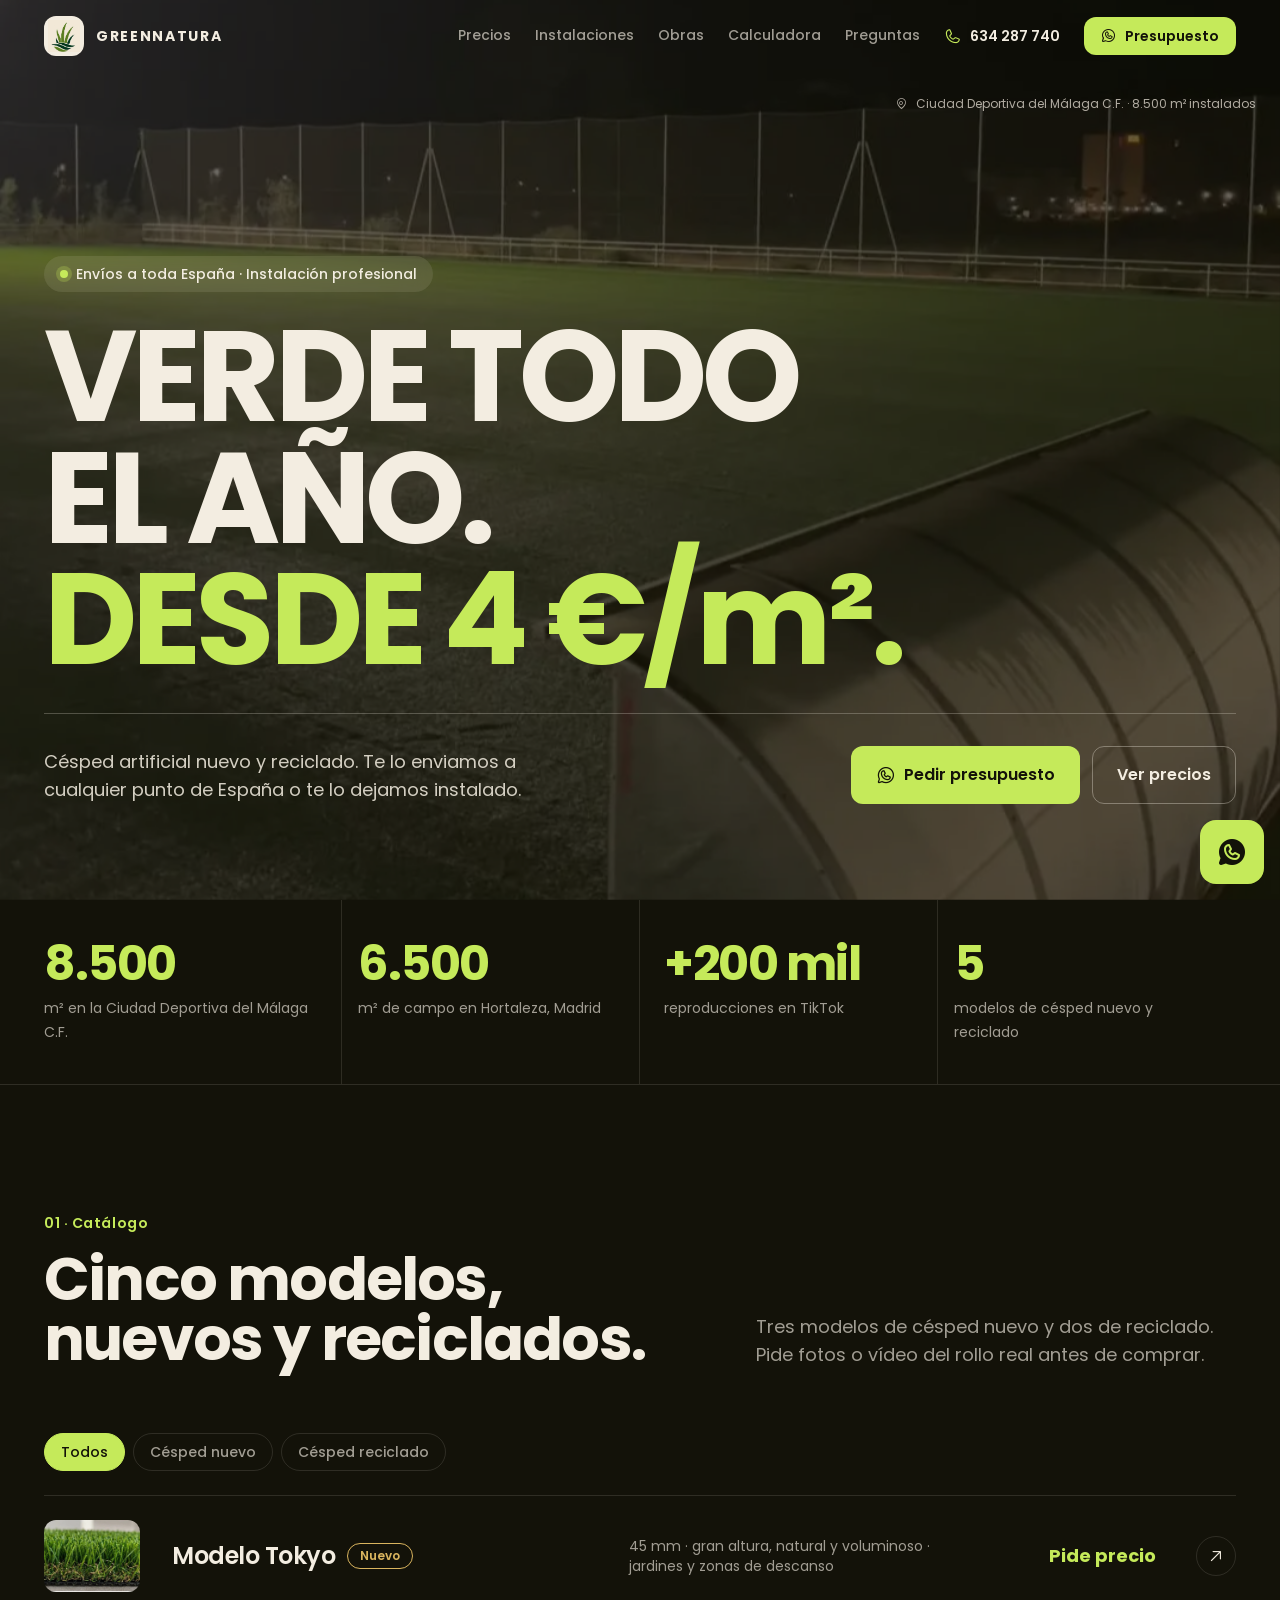
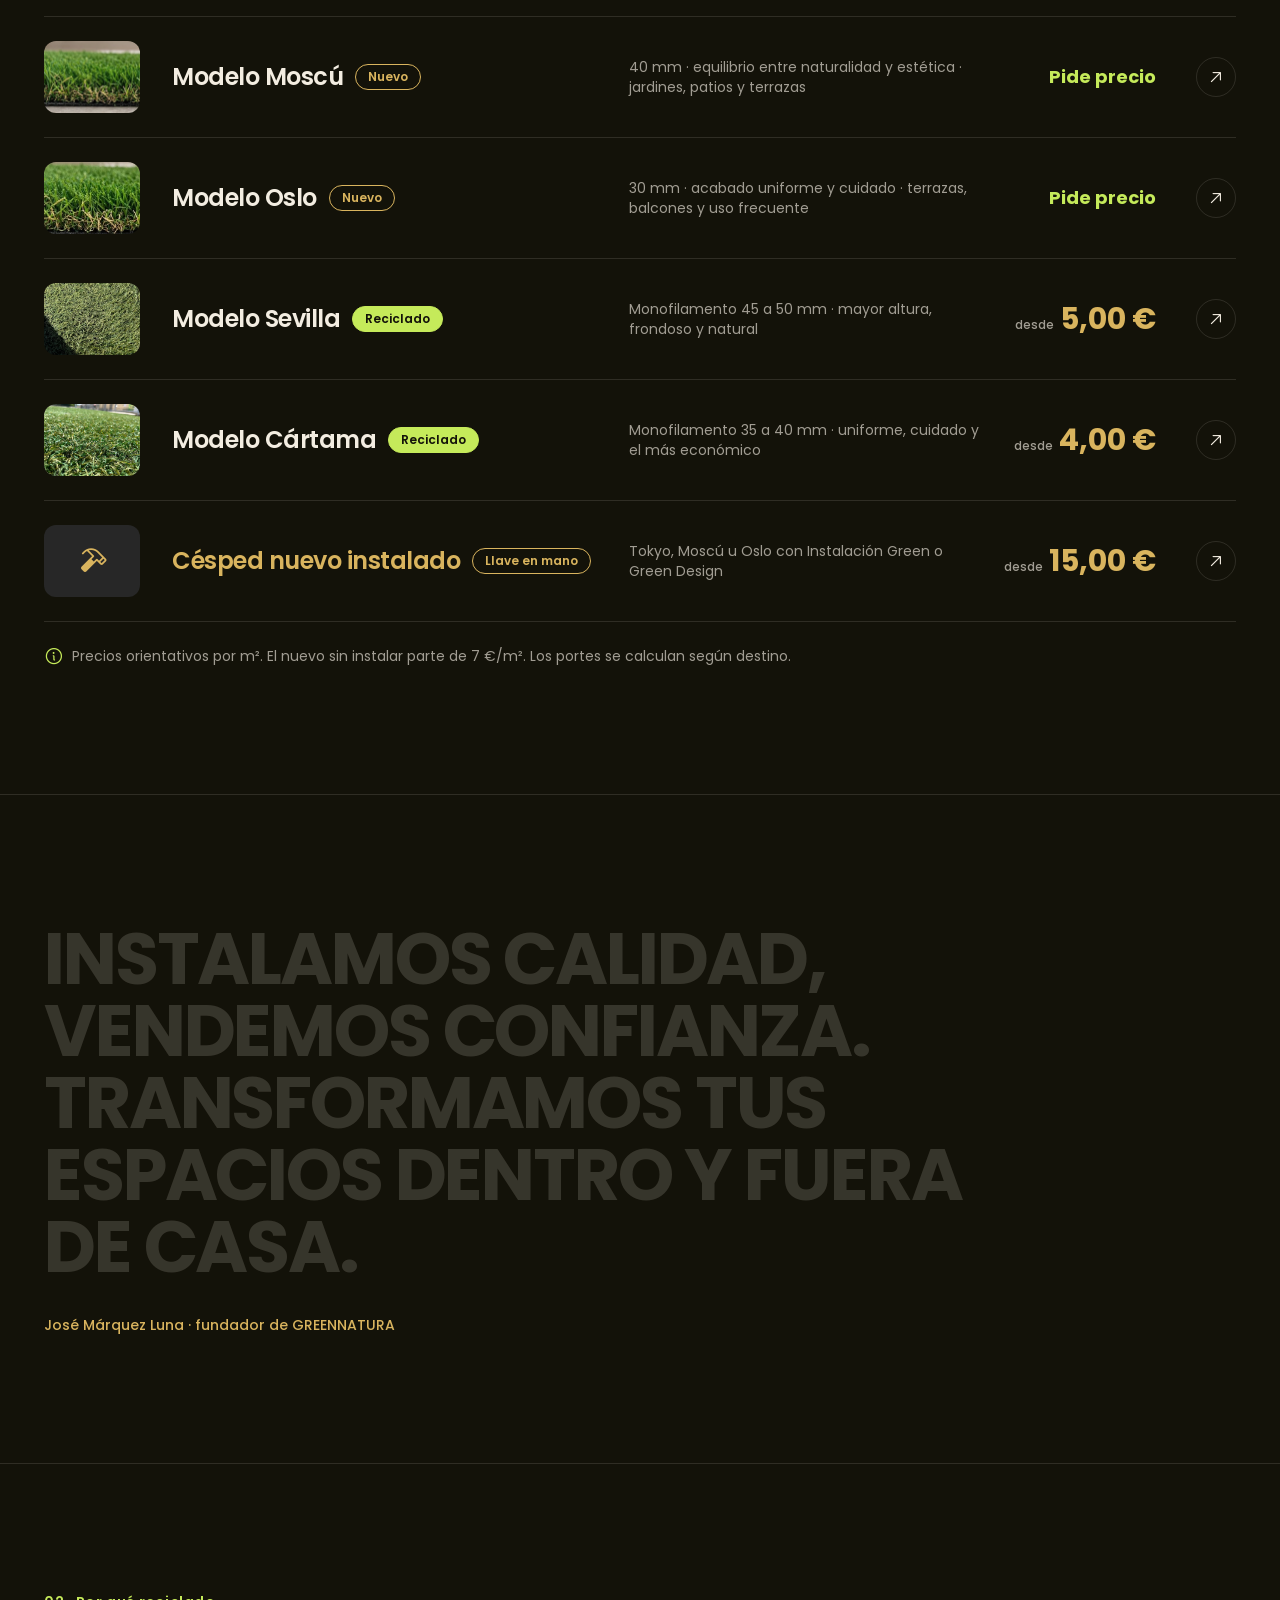
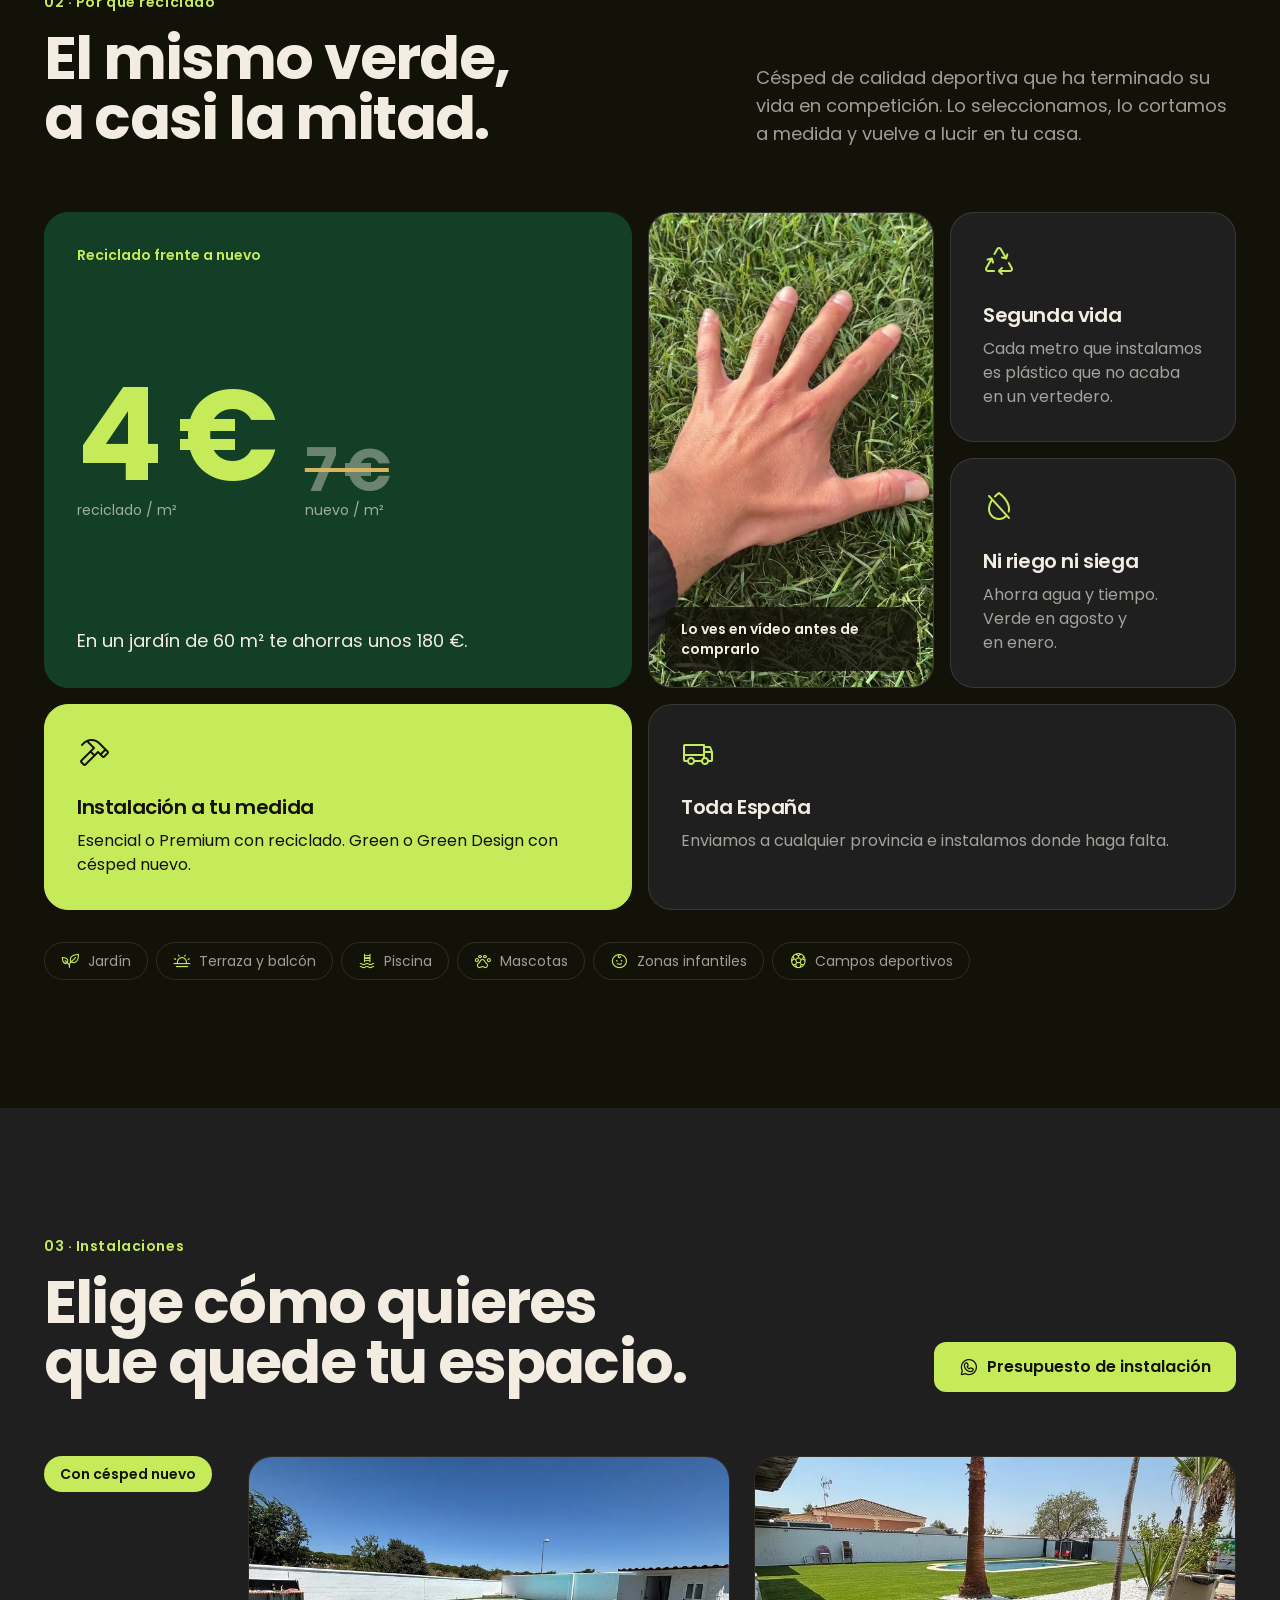
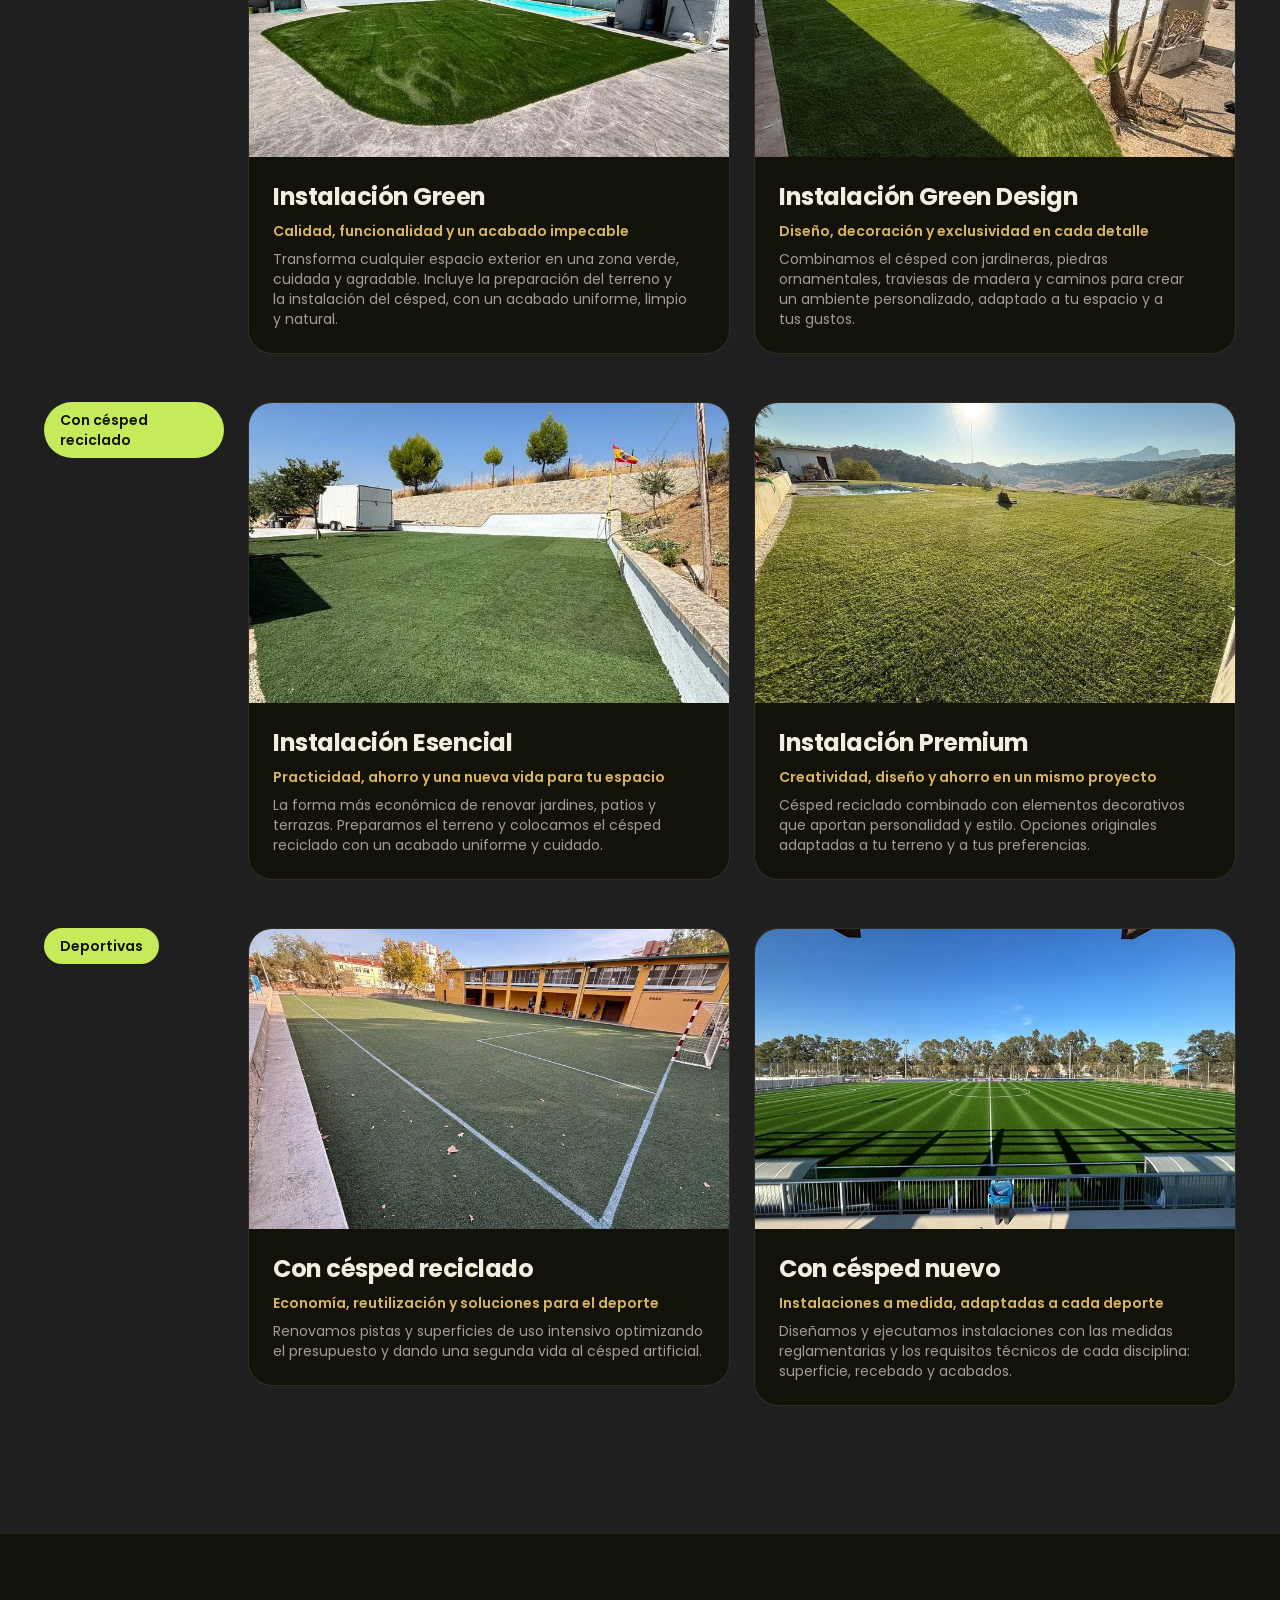
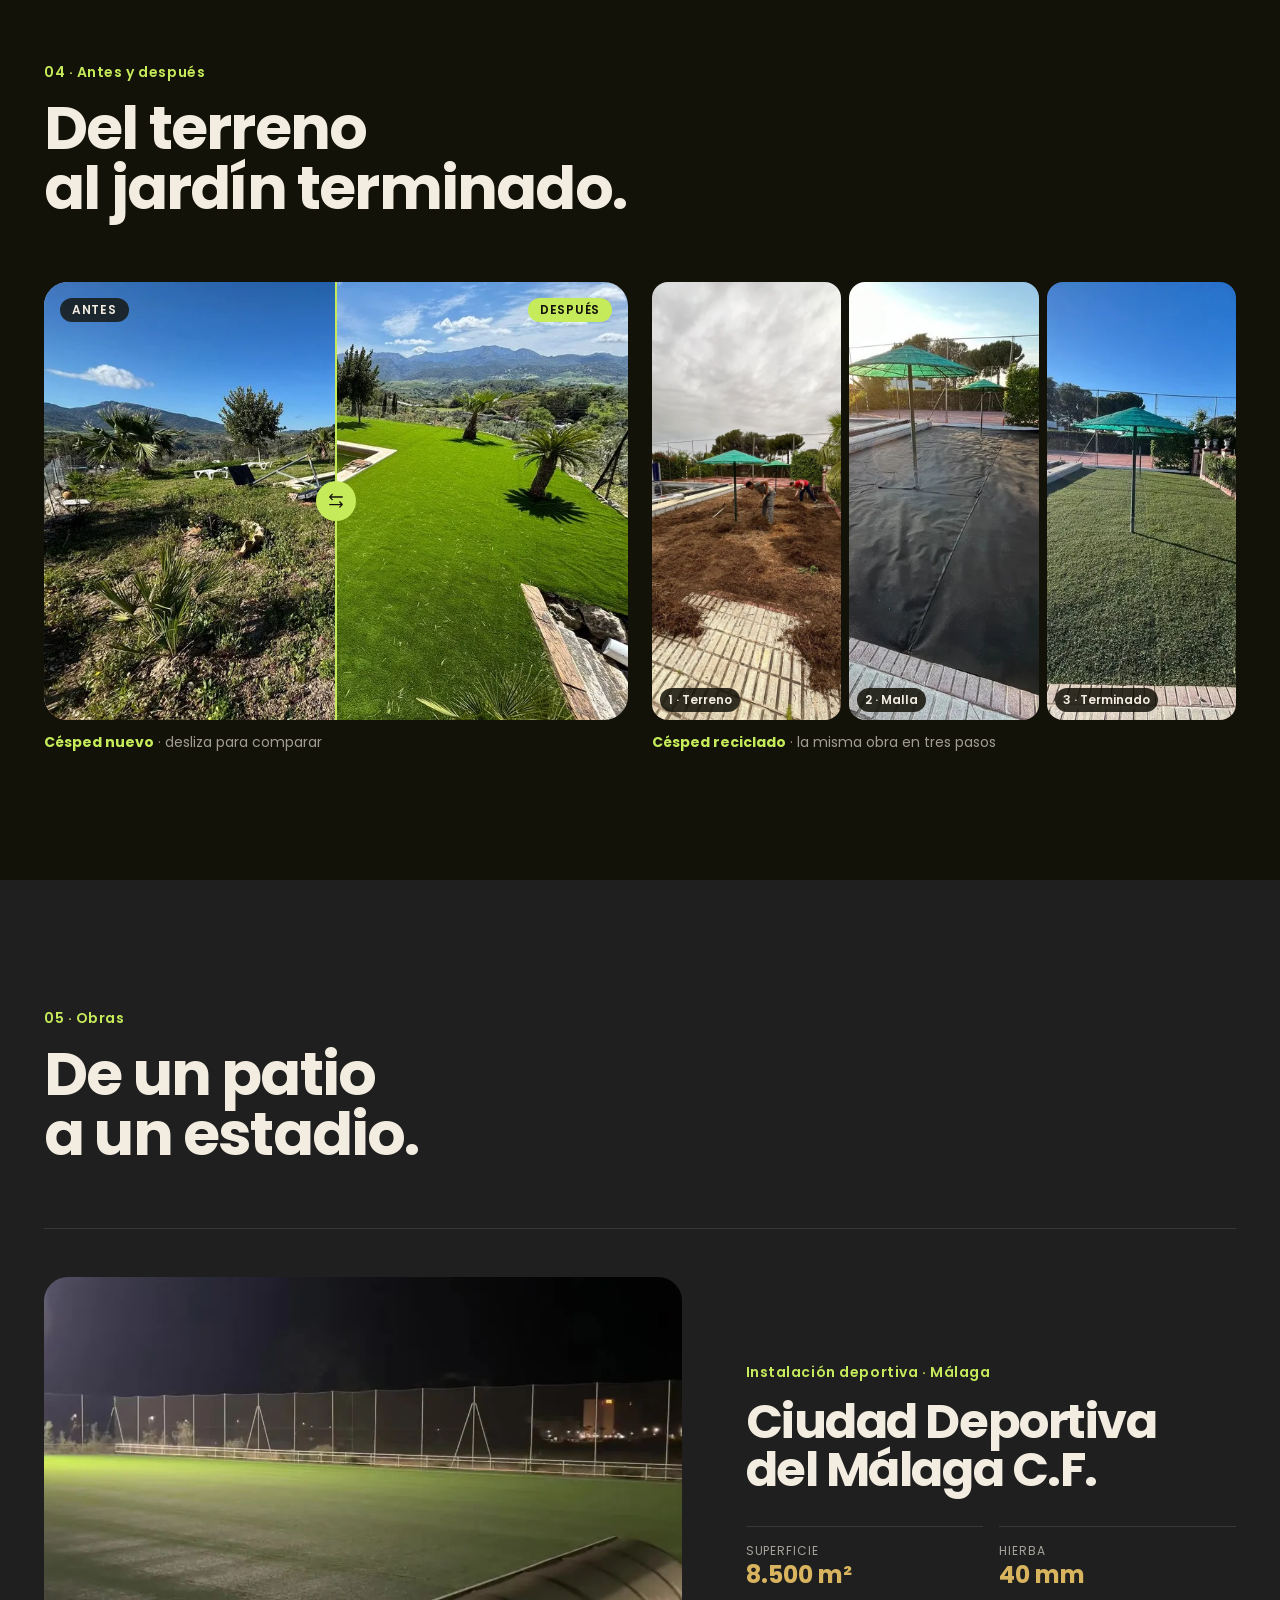
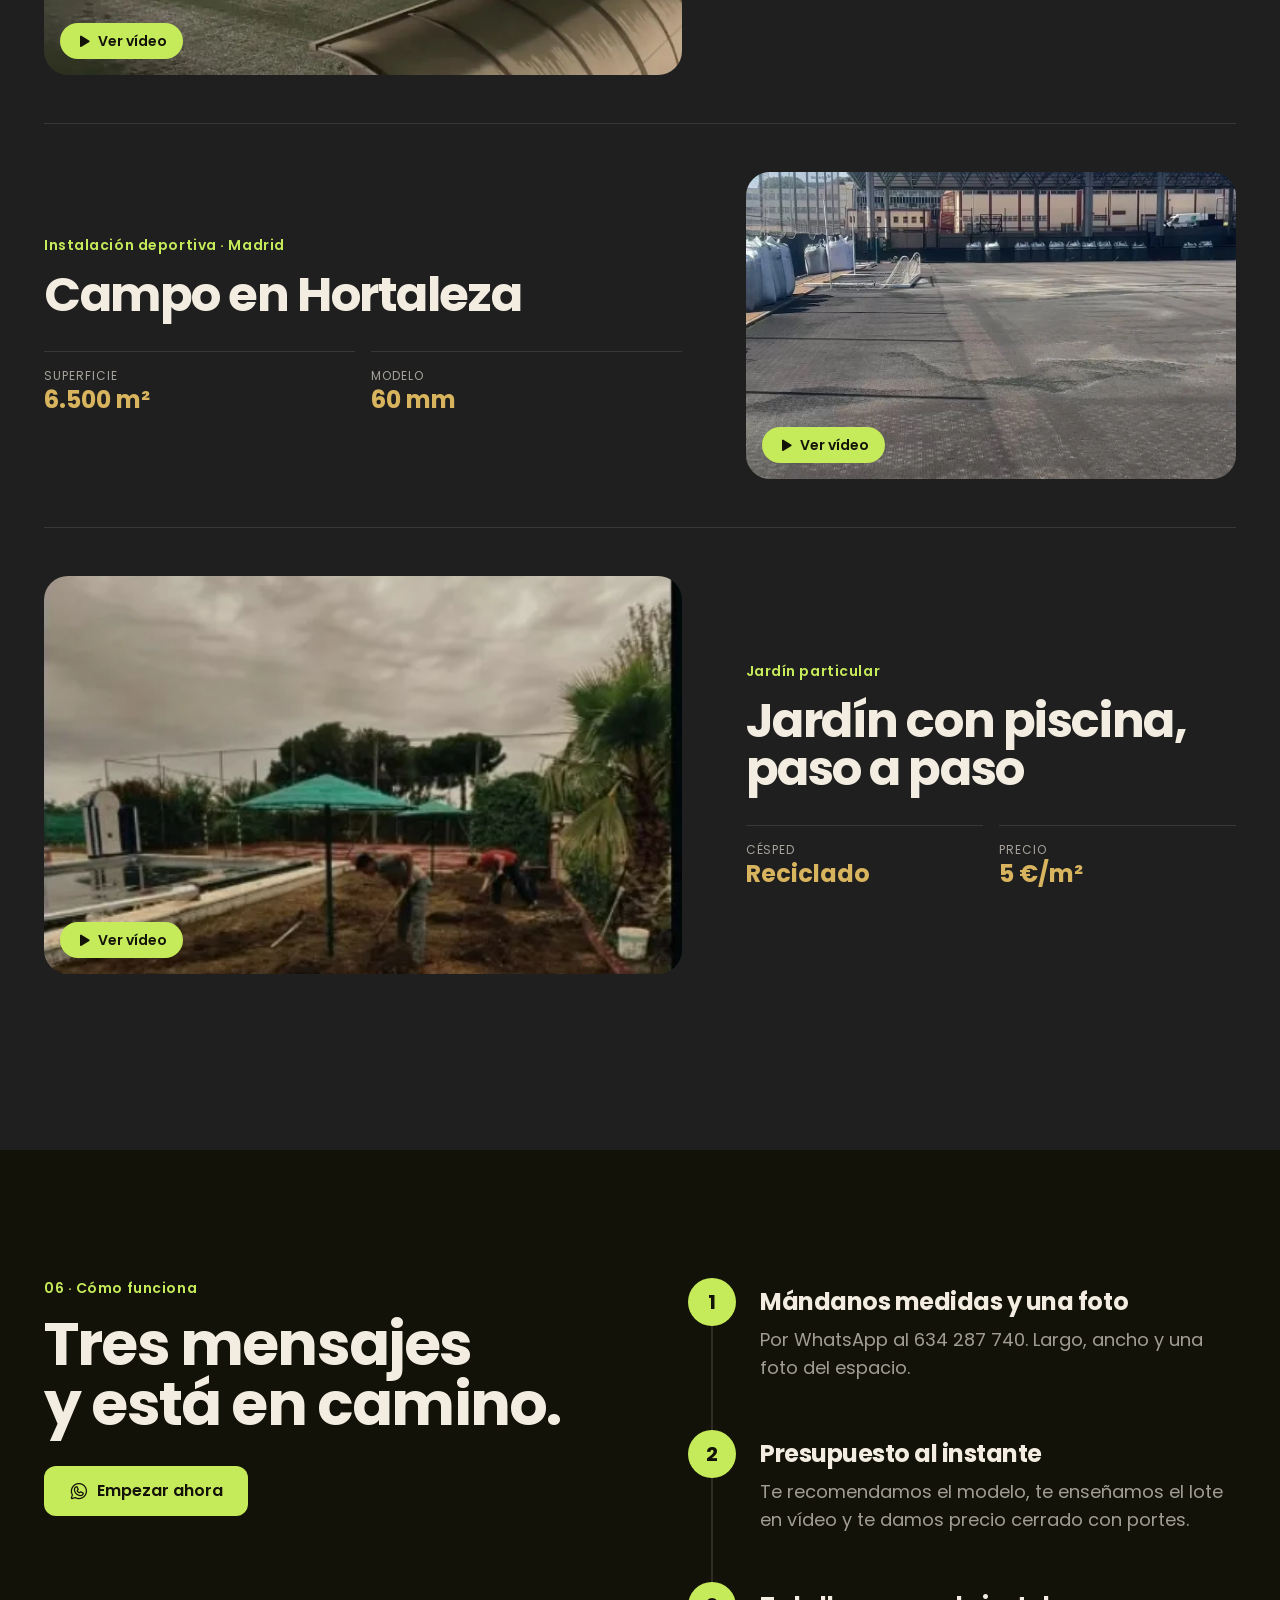
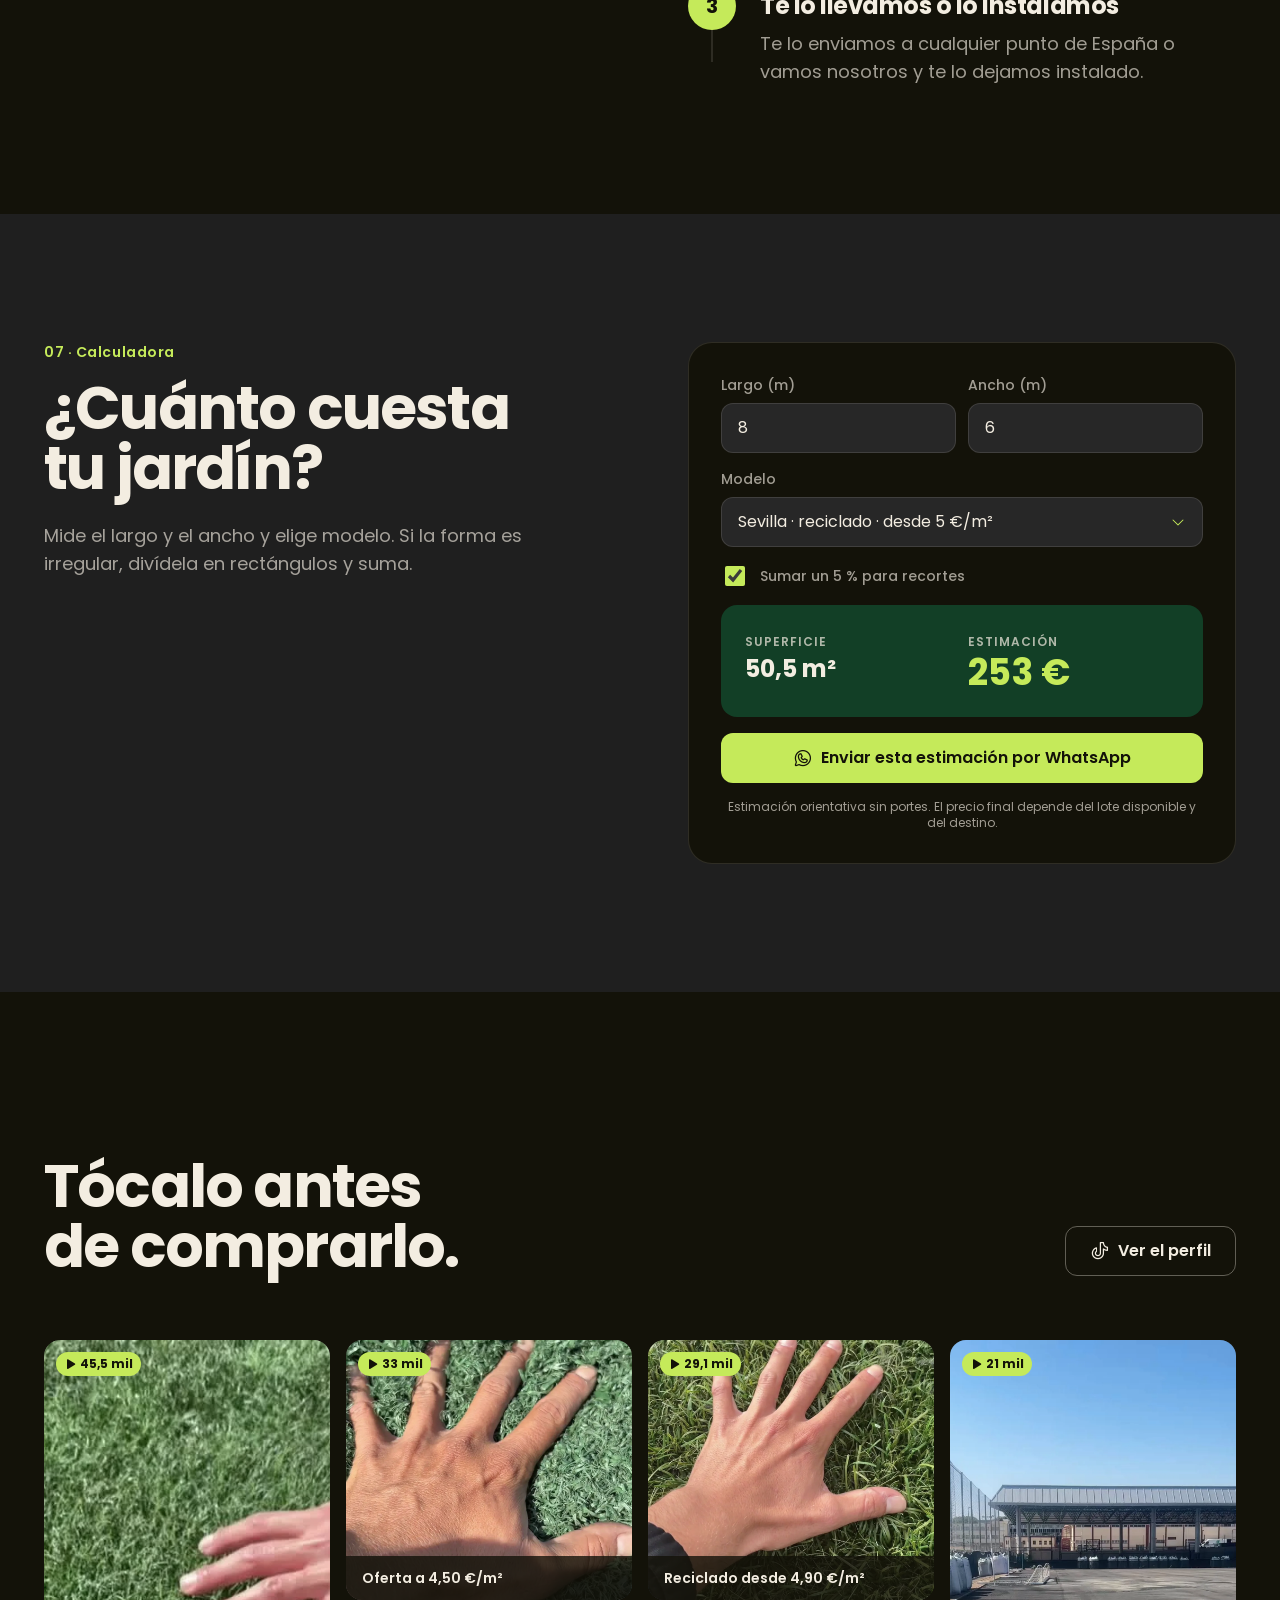
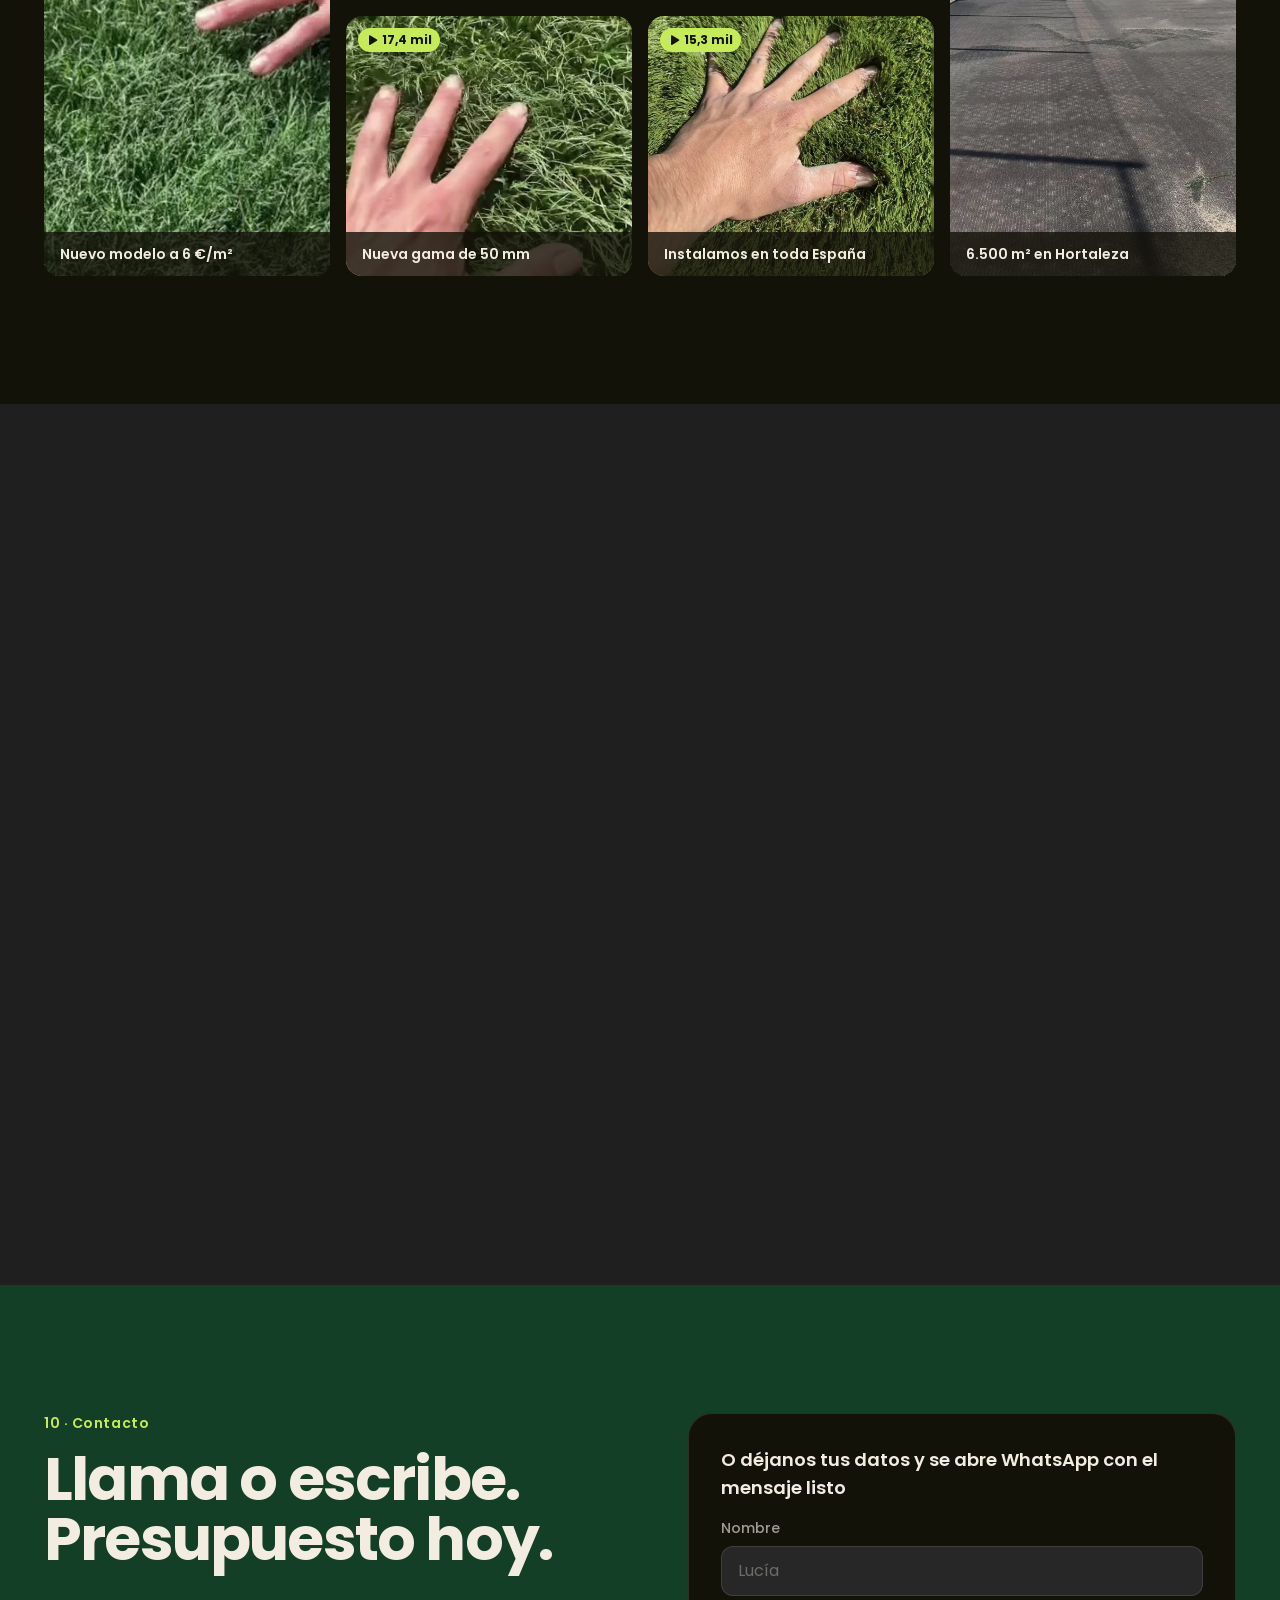
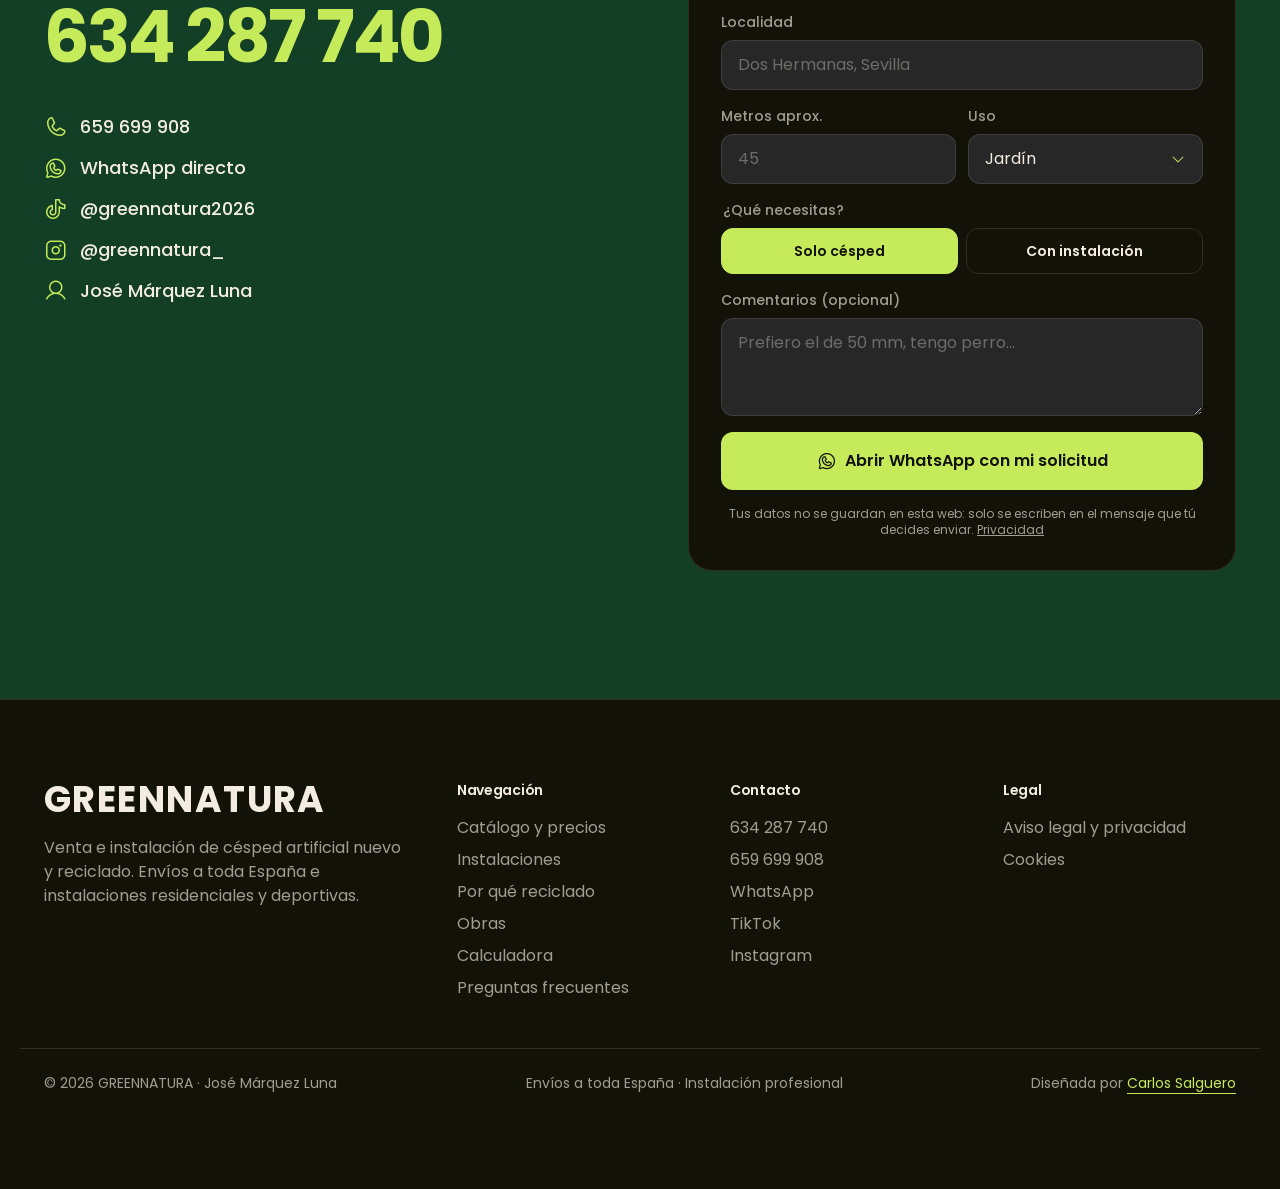
<file: index.html>
<!doctype html>
<html lang="es">
<head>
  <meta charset="utf-8">
  <meta name="viewport" content="width=device-width, initial-scale=1">
  <title>GREENNATURA · Césped artificial reciclado desde 4 €/m² con envío a toda España</title>
  <meta name="description" content="Venta e instalación de césped artificial nuevo y reciclado. Modelos Tokyo, Moscú, Oslo, Sevilla y Cártama desde 4 €/m². Envíos a toda España e instalación profesional. Presupuesto por WhatsApp: 634 287 740.">
  <meta name="theme-color" content="#131209">
  <link rel="canonical" href="https://greennatura.es/">

  <meta property="og:type" content="website">
  <meta property="og:locale" content="es_ES">
  <meta property="og:site_name" content="GREENNATURA">
  <meta property="og:title" content="Césped artificial reciclado desde 4 €/m² · GREENNATURA">
  <meta property="og:description" content="Césped nuevo y reciclado, envíos a toda España e instalación profesional. Pide tu presupuesto por WhatsApp.">
  <meta property="og:image" content="https://greennatura.es/assets/img/og-cover.jpg">
  <meta name="twitter:card" content="summary_large_image">

  <link rel="icon" type="image/png" href="favicon.png?v=20261021-v1b">
  <link rel="apple-touch-icon" href="assets/img/og-icon.png?v=20261021-v1b">
  <link rel="preload" href="lib/fonts/poppins-700-latin.woff2" as="font" type="font/woff2" crossorigin>
  <link rel="preload" href="assets/img/malaga-cf.webp" as="image">
  <link rel="stylesheet" href="lib/phosphor/style.css?v=20261021-v1b">
  <link rel="stylesheet" href="lib/phosphor/fill.css?v=20261021-v1b">
  <link rel="stylesheet" href="styles.css?v=20261021-v1e">
  <script>document.documentElement.classList.add('js');</script>

  <script type="application/ld+json">
  {
    "@context": "https://schema.org",
    "@type": "HomeAndConstructionBusiness",
    "name": "GREENNATURA",
    "description": "Venta e instalación de césped artificial nuevo y reciclado con envíos a toda España e instalaciones residenciales y deportivas.",
    "image": "https://greennatura.es/assets/img/og-cover.jpg",
    "logo": "https://greennatura.es/assets/img/og-icon.png",
    "telephone": "+34634287740",
    "founder": { "@type": "Person", "name": "José Márquez Luna" },
    "areaServed": { "@type": "Country", "name": "España" },
    "priceRange": "4 €/m² a 15 €/m²",
    "url": "https://greennatura.es/",
    "sameAs": ["https://www.tiktok.com/@greennatura2026", "https://www.instagram.com/greennatura_/"]
  }
  </script>
</head>
<body>
  <a class="skip" href="#main">Saltar al contenido</a>

  <!-- ===== BARRA SUPERIOR (ancho completo, teléfono siempre visible) ===== -->
  <header class="nav" id="nav">
    <div class="nav__bar">
      <a class="nav__brand" href="#inicio" aria-label="GREENNATURA, ir al inicio">
        <span class="nav__mark"><img src="assets/img/emblema.webp" alt="" width="32" height="32"></span>
        <span>GREENNATURA</span>
      </a>
      <nav class="nav__links" aria-label="Principal">
        <a href="#carta">Precios</a>
        <a href="#instalaciones">Instalaciones</a>
        <a href="#obras">Obras</a>
        <a href="#calculadora">Calculadora</a>
        <a href="#faq">Preguntas</a>
      </nav>
      <a class="nav__tel" href="tel:+34634287740"><i class="ph ph-phone" aria-hidden="true"></i> 634 287 740</a>
      <a class="btn btn--lime btn--sm nav__cta" href="https://wa.me/34634287740?text=Hola%20GREENNATURA%2C%20quiero%20un%20presupuesto%20de%20c%C3%A9sped%20artificial" target="_blank" rel="noopener">
        <i class="ph ph-whatsapp-logo" aria-hidden="true"></i> Presupuesto
      </a>
      <button class="nav__burger" id="burger" aria-label="Abrir menú" aria-expanded="false" aria-controls="menu">
        <span></span><span></span>
      </button>
    </div>
  </header>

  <div class="menu" id="menu" aria-hidden="true">
    <nav class="menu__links" aria-label="Menú móvil">
      <a href="#carta">Catálogo y precios</a>
      <a href="#instalaciones">Instalaciones</a>
      <a href="#reciclado">Por qué reciclado</a>
      <a href="#obras">Obras</a>
      <a href="#calculadora">Calculadora</a>
      <a href="#faq">Preguntas frecuentes</a>
      <a href="#contacto">Contacto</a>
    </nav>
    <div class="menu__foot">
      <a class="btn btn--lime" href="https://wa.me/34634287740" target="_blank" rel="noopener"><i class="ph ph-whatsapp-logo" aria-hidden="true"></i> Escribir por WhatsApp</a>
      <a class="menu__tel" href="tel:+34634287740">634 287 740</a>
    </div>
  </div>

  <main id="main">

    <!-- ===== PORTADA: foto a sangre con titular gigante ===== -->
    <section class="hero" id="inicio">
      <img class="hero__bg" src="assets/img/malaga-cf.webp" alt="Campo de fútbol de césped artificial iluminado de noche en la Ciudad Deportiva del Málaga C.F." width="1080" height="1440" fetchpriority="high">
      <div class="hero__shade" aria-hidden="true"></div>
      <div class="container hero__inner">
        <p class="tag reveal"><span class="dot" aria-hidden="true"></span> Envíos a toda España · Instalación profesional</p>
        <h1 class="hero__title reveal">
          Verde todo el año.<br>
          <span class="lime">Desde 4 €/<span class="unit">m²</span>.</span>
        </h1>
        <div class="hero__row reveal">
          <p class="hero__sub">Césped artificial nuevo y reciclado. Te lo enviamos a cualquier punto de España o te lo dejamos instalado.</p>
          <div class="hero__actions">
            <a class="btn btn--lime btn--lg" href="https://wa.me/34634287740?text=Hola%20GREENNATURA%2C%20quiero%20un%20presupuesto%20de%20c%C3%A9sped%20artificial" target="_blank" rel="noopener">
              <i class="ph ph-whatsapp-logo" aria-hidden="true"></i> Pedir presupuesto
            </a>
            <a class="btn btn--line btn--lg" href="#carta">Ver precios</a>
          </div>
        </div>
      </div>
      <p class="hero__credit"><i class="ph ph-map-pin" aria-hidden="true"></i> Ciudad Deportiva del Málaga C.F. · 8.500 m² instalados</p>
    </section>

    <!-- ===== CIFRAS ===== -->
    <section class="stats" aria-label="Datos destacados">
      <div class="container stats__grid">
        <div class="stat reveal"><strong data-count="8500" data-sep=".">8.500</strong><span>m² en la Ciudad Deportiva del Málaga C.F.</span></div>
        <div class="stat reveal"><strong data-count="6500" data-sep=".">6.500</strong><span>m² de campo en Hortaleza, Madrid</span></div>
        <div class="stat reveal"><strong data-count="200" data-prefix="+" data-suffix=" mil">+200 mil</strong><span>reproducciones en TikTok</span></div>
        <div class="stat reveal"><strong>5</strong><span>modelos de césped nuevo y reciclado</span></div>
      </div>
    </section>

    <!-- ===== LISTA DE PRECIOS (carta) ===== -->
    <section class="section" id="carta">
      <div class="container">
        <header class="head">
          <div>
            <p class="kicker reveal">01 · Catálogo</p>
            <h2 class="reveal">Cinco modelos,<br>nuevos y reciclados.</h2>
          </div>
          <p class="lead reveal">Tres modelos de césped nuevo y dos de reciclado. Pide fotos o vídeo del rollo real antes de comprar.</p>
        </header>

        <div class="filters reveal" role="group" aria-label="Filtrar modelos">
          <button class="chip is-active" data-filter="all" aria-pressed="true">Todos</button>
          <button class="chip" data-filter="nuevo" aria-pressed="false">Césped nuevo</button>
          <button class="chip" data-filter="rec" aria-pressed="false">Césped reciclado</button>
        </div>

        <ol class="carta" id="models">
          <li class="model row reveal" data-tags="nuevo">
            <img class="row__img" src="assets/img/modelo-tokyo.webp" alt="" loading="lazy" width="471" height="334">
            <div class="row__name"><h3>Modelo Tokyo</h3><span class="pill pill--gold">Nuevo</span></div>
            <p class="row__spec">45 mm · gran altura, natural y voluminoso · jardines y zonas de descanso</p>
            <p class="row__price row__price--ask">Pide precio</p>
            <a class="row__go" data-wa-model="Tokyo 45 mm (nuevo)" href="https://wa.me/34634287740" target="_blank" rel="noopener" aria-label="Pedir Modelo Tokyo por WhatsApp"><i class="ph ph-arrow-up-right" aria-hidden="true"></i></a>
          </li>
          <li class="model row reveal" data-tags="nuevo">
            <img class="row__img" src="assets/img/modelo-moscu.webp" alt="" loading="lazy" width="386" height="351">
            <div class="row__name"><h3>Modelo Moscú</h3><span class="pill pill--gold">Nuevo</span></div>
            <p class="row__spec">40 mm · equilibrio entre naturalidad y estética · jardines, patios y terrazas</p>
            <p class="row__price row__price--ask">Pide precio</p>
            <a class="row__go" data-wa-model="Moscú 40 mm (nuevo)" href="https://wa.me/34634287740" target="_blank" rel="noopener" aria-label="Pedir Modelo Moscú por WhatsApp"><i class="ph ph-arrow-up-right" aria-hidden="true"></i></a>
          </li>
          <li class="model row reveal" data-tags="nuevo">
            <img class="row__img" src="assets/img/modelo-oslo.webp" alt="" loading="lazy" width="386" height="351">
            <div class="row__name"><h3>Modelo Oslo</h3><span class="pill pill--gold">Nuevo</span></div>
            <p class="row__spec">30 mm · acabado uniforme y cuidado · terrazas, balcones y uso frecuente</p>
            <p class="row__price row__price--ask">Pide precio</p>
            <a class="row__go" data-wa-model="Oslo 30 mm (nuevo)" href="https://wa.me/34634287740" target="_blank" rel="noopener" aria-label="Pedir Modelo Oslo por WhatsApp"><i class="ph ph-arrow-up-right" aria-hidden="true"></i></a>
          </li>
          <li class="model row reveal" data-tags="rec">
            <img class="row__img" src="assets/img/modelo-sevilla.webp" alt="" loading="lazy" width="643" height="857">
            <div class="row__name"><h3>Modelo Sevilla</h3><span class="pill pill--lime">Reciclado</span></div>
            <p class="row__spec">Monofilamento 45 a 50 mm · mayor altura, frondoso y natural</p>
            <p class="row__price"><small>desde</small> 5,00 €</p>
            <a class="row__go" data-wa-model="Sevilla 45/50 mm (reciclado)" href="https://wa.me/34634287740" target="_blank" rel="noopener" aria-label="Pedir Modelo Sevilla por WhatsApp"><i class="ph ph-arrow-up-right" aria-hidden="true"></i></a>
          </li>
          <li class="model row reveal" data-tags="rec">
            <img class="row__img" src="assets/img/modelo-cartama.webp" alt="" loading="lazy" width="640" height="480">
            <div class="row__name"><h3>Modelo Cártama</h3><span class="pill pill--lime">Reciclado</span></div>
            <p class="row__spec">Monofilamento 35 a 40 mm · uniforme, cuidado y el más económico</p>
            <p class="row__price"><small>desde</small> 4,00 €</p>
            <a class="row__go" data-wa-model="Cártama 35/40 mm (reciclado)" href="https://wa.me/34634287740" target="_blank" rel="noopener" aria-label="Pedir Modelo Cártama por WhatsApp"><i class="ph ph-arrow-up-right" aria-hidden="true"></i></a>
          </li>
          <li class="model row row--new reveal" data-tags="nuevo">
            <span class="row__img row__img--icon" aria-hidden="true"><i class="ph-fill ph-hammer"></i></span>
            <div class="row__name"><h3>Césped nuevo instalado</h3><span class="pill pill--gold">Llave en mano</span></div>
            <p class="row__spec">Tokyo, Moscú u Oslo con Instalación Green o Green Design</p>
            <p class="row__price"><small>desde</small> 15,00 €</p>
            <a class="row__go" data-wa-model="césped nuevo instalado (desde 15 €/m²)" href="https://wa.me/34634287740" target="_blank" rel="noopener" aria-label="Pedir césped nuevo instalado por WhatsApp"><i class="ph ph-arrow-up-right" aria-hidden="true"></i></a>
          </li>
        </ol>
        <p class="empty" id="models-empty" hidden>No hay modelos con este filtro ahora mismo. <button class="link-btn" data-filter="all">Ver todos</button></p>
        <p class="note reveal"><i class="ph ph-info" aria-hidden="true"></i> Precios orientativos por m². El nuevo sin instalar parte de 7 €/m². Los portes se calculan según destino.</p>
      </div>
    </section>

    <!-- ===== LEMA ===== -->
    <section class="tagline" aria-label="Nuestro lema">
      <div class="container">
        <p class="tagline__text" id="tagline">Instalamos calidad, vendemos confianza. Transformamos tus espacios dentro y fuera de casa.</p>
        <p class="tagline__sign">José Márquez Luna · fundador de GREENNATURA</p>
      </div>
    </section>

    <!-- ===== BENTO: por qué reciclado ===== -->
    <section class="section" id="reciclado">
      <div class="container">
        <header class="head">
          <div>
            <p class="kicker reveal">02 · Por qué reciclado</p>
            <h2 class="reveal">El mismo verde,<br>a casi la mitad.</h2>
          </div>
          <p class="lead reveal">Césped de calidad deportiva que ha terminado su vida en competición. Lo seleccionamos, lo cortamos a medida y vuelve a lucir en tu casa.</p>
        </header>

        <div class="bento">
          <article class="tile tile--price reveal">
            <p class="tile__label">Reciclado frente a nuevo</p>
            <div class="vs">
              <p><span class="vs__big lime">4 €</span><small>reciclado / m²</small></p>
              <p class="vs__old"><span class="vs__big">7 €</span><small>nuevo / m²</small></p>
            </div>
            <p class="tile__foot">En un jardín de 60 m² te ahorras unos 180 €.</p>
          </article>
          <article class="tile tile--photo reveal">
            <img src="assets/img/modelo-45-50.webp" alt="Mano sobre césped reciclado de 45 a 50 milímetros" loading="lazy" width="1080" height="1498">
            <p class="tile__over">Lo ves en vídeo antes de comprarlo</p>
          </article>
          <article class="tile reveal"><i class="ph ph-recycle" aria-hidden="true"></i><h3>Segunda vida</h3><p>Cada metro que instalamos es plástico que no acaba en un vertedero.</p></article>
          <article class="tile reveal"><i class="ph ph-drop-slash" aria-hidden="true"></i><h3>Ni riego ni siega</h3><p>Ahorra agua y tiempo. Verde en agosto y en enero.</p></article>
          <article class="tile tile--lime tile--wide reveal"><i class="ph ph-hammer" aria-hidden="true"></i><h3>Instalación a tu medida</h3><p>Esencial o Premium con reciclado. Green o Green Design con césped nuevo.</p></article>
          <article class="tile tile--wide reveal"><i class="ph ph-truck" aria-hidden="true"></i><h3>Toda España</h3><p>Enviamos a cualquier provincia e instalamos donde haga falta.</p></article>
        </div>

        <ul class="uses reveal" aria-label="Usos">
          <li><i class="ph ph-plant" aria-hidden="true"></i> Jardín</li>
          <li><i class="ph ph-sun-horizon" aria-hidden="true"></i> Terraza y balcón</li>
          <li><i class="ph ph-swimming-pool" aria-hidden="true"></i> Piscina</li>
          <li><i class="ph ph-paw-print" aria-hidden="true"></i> Mascotas</li>
          <li><i class="ph ph-baby" aria-hidden="true"></i> Zonas infantiles</li>
          <li><i class="ph ph-soccer-ball" aria-hidden="true"></i> Campos deportivos</li>
        </ul>
      </div>
    </section>

    <!-- ===== INSTALACIONES (del catálogo) ===== -->
    <section class="section section--alt" id="instalaciones">
      <div class="container">
        <header class="head">
          <div>
            <p class="kicker reveal">03 · Instalaciones</p>
            <h2 class="reveal">Elige cómo quieres<br>que quede tu espacio.</h2>
          </div>
          <a class="btn btn--lime reveal" href="https://wa.me/34634287740?text=Hola%20GREENNATURA%2C%20quiero%20presupuesto%20de%20instalaci%C3%B3n" target="_blank" rel="noopener"><i class="ph ph-whatsapp-logo" aria-hidden="true"></i> Presupuesto de instalación</a>
        </header>

        <div class="inst">
          <div class="inst__group reveal">
            <p class="inst__label"><span>Con césped nuevo</span></p>
            <article class="inst__card">
              <img src="assets/img/inst-green.webp" alt="Jardín con piscina y césped artificial nuevo instalado" loading="lazy" width="820" height="615">
              <div class="inst__body">
                <h3>Instalación Green</h3>
                <p class="inst__motto">Calidad, funcionalidad y un acabado impecable</p>
                <p>Transforma cualquier espacio exterior en una zona verde, cuidada y agradable. Incluye la preparación del terreno y la instalación del césped, con un acabado uniforme, limpio y natural.</p>
              </div>
            </article>
            <article class="inst__card">
              <img src="assets/img/inst-green-design.webp" alt="Jardín con palmera y borde curvo de césped artificial nuevo" loading="lazy" width="768" height="1024">
              <div class="inst__body">
                <h3>Instalación Green Design</h3>
                <p class="inst__motto">Diseño, decoración y exclusividad en cada detalle</p>
                <p>Combinamos el césped con jardineras, piedras ornamentales, traviesas de madera y caminos para crear un ambiente personalizado, adaptado a tu espacio y a tus gustos.</p>
              </div>
            </article>
          </div>
          <div class="inst__group reveal">
            <p class="inst__label"><span>Con césped reciclado</span></p>
            <article class="inst__card">
              <img src="assets/img/inst-esencial.webp" alt="Parcela con césped artificial reciclado recién instalado" loading="lazy" width="768" height="1024">
              <div class="inst__body">
                <h3>Instalación Esencial</h3>
                <p class="inst__motto">Practicidad, ahorro y una nueva vida para tu espacio</p>
                <p>La forma más económica de renovar jardines, patios y terrazas. Preparamos el terreno y colocamos el césped reciclado con un acabado uniforme y cuidado.</p>
              </div>
            </article>
            <article class="inst__card">
              <img src="assets/img/inst-premium.webp" alt="Gran parcela con vistas a la montaña cubierta de césped artificial reciclado" loading="lazy" width="820" height="615">
              <div class="inst__body">
                <h3>Instalación Premium</h3>
                <p class="inst__motto">Creatividad, diseño y ahorro en un mismo proyecto</p>
                <p>Césped reciclado combinado con elementos decorativos que aportan personalidad y estilo. Opciones originales adaptadas a tu terreno y a tus preferencias.</p>
              </div>
            </article>
          </div>
          <div class="inst__group reveal">
            <p class="inst__label"><span>Deportivas</span></p>
            <article class="inst__card">
              <img src="assets/img/dep-reciclado.webp" alt="Pista deportiva con césped artificial reciclado" loading="lazy" width="820" height="615">
              <div class="inst__body">
                <h3>Con césped reciclado</h3>
                <p class="inst__motto">Economía, reutilización y soluciones para el deporte</p>
                <p>Renovamos pistas y superficies de uso intensivo optimizando el presupuesto y dando una segunda vida al césped artificial.</p>
              </div>
            </article>
            <article class="inst__card">
              <img src="assets/img/dep-nuevo.webp" alt="Campo de fútbol con césped artificial nuevo" loading="lazy" width="820" height="615">
              <div class="inst__body">
                <h3>Con césped nuevo</h3>
                <p class="inst__motto">Instalaciones a medida, adaptadas a cada deporte</p>
                <p>Diseñamos y ejecutamos instalaciones con las medidas reglamentarias y los requisitos técnicos de cada disciplina: superficie, recebado y acabados.</p>
              </div>
            </article>
          </div>
        </div>
      </div>
    </section>

    <!-- ===== ANTES Y DESPUÉS ===== -->
    <section class="section" id="antes-despues">
      <div class="container">
        <header class="head">
          <div>
            <p class="kicker reveal">04 · Antes y después</p>
            <h2 class="reveal">Del terreno<br>al jardín terminado.</h2>
          </div>
        </header>
        <div class="ba">
          <figure class="ba__item reveal">
            <div class="ba__compare" style="--pos: 50%">
              <img src="assets/img/ad-nuevo-despues.webp" alt="Después: jardín con piscina cubierto de césped artificial nuevo" loading="lazy" width="820" height="615">
              <div class="ba__before"><img src="assets/img/ad-nuevo-antes.webp" alt="Antes: terreno de tierra y hierbas junto a la piscina" loading="lazy" width="820" height="615"></div>
              <span class="ba__tag ba__tag--l">Antes</span>
              <span class="ba__tag ba__tag--r">Después</span>
              <span class="ba__handle" aria-hidden="true"><i class="ph ph-arrows-left-right"></i></span>
              <input class="ba__range" type="range" min="0" max="100" value="50" aria-label="Desliza para comparar el antes y el después">
            </div>
            <figcaption><strong>Césped nuevo</strong> · desliza para comparar</figcaption>
          </figure>
          <figure class="ba__item reveal">
            <ol class="ba__steps">
              <li><img src="assets/img/ad-rec-1.webp" alt="Terreno preparado junto a una piscina" loading="lazy" width="768" height="1024"><span>1 · Terreno</span></li>
              <li><img src="assets/img/ad-rec-2.webp" alt="Malla antihierbas extendida sobre el terreno" loading="lazy" width="820" height="615"><span>2 · Malla</span></li>
              <li><img src="assets/img/ad-rec-3.webp" alt="Césped reciclado ya instalado junto a la piscina" loading="lazy" width="820" height="615"><span>3 · Terminado</span></li>
            </ol>
            <figcaption><strong>Césped reciclado</strong> · la misma obra en tres pasos</figcaption>
          </figure>
        </div>
      </div>
    </section>

    <!-- ===== OBRAS: filas alternas ===== -->
    <section class="section section--alt" id="obras">
      <div class="container">
        <header class="head">
          <div>
            <p class="kicker reveal">05 · Obras</p>
            <h2 class="reveal">De un patio<br>a un estadio.</h2>
          </div>
        </header>

        <article class="work reveal">
          <a class="work__media" href="https://www.tiktok.com/@greennatura2026/video/7697007695584382230" target="_blank" rel="noopener">
            <img src="assets/img/malaga-cf.webp" alt="Campo de la Ciudad Deportiva del Málaga C.F. con césped artificial de noche" loading="lazy" width="1080" height="1440">
            <span class="play"><i class="ph-fill ph-play" aria-hidden="true"></i> Ver vídeo</span>
          </a>
          <div class="work__body">
            <p class="kicker">Instalación deportiva · Málaga</p>
            <h3>Ciudad Deportiva del Málaga C.F.</h3>
            <dl class="facts"><div><dt>Superficie</dt><dd>8.500 m²</dd></div><div><dt>Hierba</dt><dd>40 mm</dd></div></dl>
          </div>
        </article>

        <article class="work work--flip reveal">
          <a class="work__media" href="https://www.tiktok.com/@greennatura2026/video/7696979085884427542" target="_blank" rel="noopener">
            <img src="assets/img/hortaleza.webp" alt="Base preparada de un campo deportivo en Hortaleza, Madrid" loading="lazy" width="1080" height="1920">
            <span class="play"><i class="ph-fill ph-play" aria-hidden="true"></i> Ver vídeo</span>
          </a>
          <div class="work__body">
            <p class="kicker">Instalación deportiva · Madrid</p>
            <h3>Campo en Hortaleza</h3>
            <dl class="facts"><div><dt>Superficie</dt><dd>6.500 m²</dd></div><div><dt>Modelo</dt><dd>60 mm</dd></div></dl>
          </div>
        </article>

        <article class="work reveal">
          <a class="work__media" href="https://www.tiktok.com/@greennatura2026/video/7634143962692881686" target="_blank" rel="noopener">
            <img src="assets/img/paso-a-paso.webp" alt="Operarios preparando el terreno junto a una piscina" loading="lazy" width="408" height="539">
            <span class="play"><i class="ph-fill ph-play" aria-hidden="true"></i> Ver vídeo</span>
          </a>
          <div class="work__body">
            <p class="kicker">Jardín particular</p>
            <h3>Jardín con piscina, paso a paso</h3>
            <dl class="facts"><div><dt>Césped</dt><dd>Reciclado</dd></div><div><dt>Precio</dt><dd>5 €/m²</dd></div></dl>
          </div>
        </article>
      </div>
    </section>

    <!-- ===== PROCESO: línea de tiempo vertical ===== -->
    <section class="section" id="proceso">
      <div class="container process">
        <header class="process__head">
          <p class="kicker reveal">06 · Cómo funciona</p>
          <h2 class="reveal">Tres mensajes<br>y está en camino.</h2>
          <a class="btn btn--lime reveal" href="https://wa.me/34634287740" target="_blank" rel="noopener"><i class="ph ph-whatsapp-logo" aria-hidden="true"></i> Empezar ahora</a>
        </header>
        <ol class="timeline">
          <li class="reveal"><span class="timeline__n">1</span><div><h3>Mándanos medidas y una foto</h3><p>Por WhatsApp al 634 287 740. Largo, ancho y una foto del espacio.</p></div></li>
          <li class="reveal"><span class="timeline__n">2</span><div><h3>Presupuesto al instante</h3><p>Te recomendamos el modelo, te enseñamos el lote en vídeo y te damos precio cerrado con portes.</p></div></li>
          <li class="reveal"><span class="timeline__n">3</span><div><h3>Te lo llevamos o lo instalamos</h3><p>Te lo enviamos a cualquier punto de España o vamos nosotros y te lo dejamos instalado.</p></div></li>
        </ol>
      </div>
    </section>

    <!-- ===== CALCULADORA ===== -->
    <section class="section section--alt" id="calculadora">
      <div class="container calc">
        <div class="calc__intro">
          <p class="kicker reveal">07 · Calculadora</p>
          <h2 class="reveal">¿Cuánto cuesta<br>tu jardín?</h2>
          <p class="lead reveal">Mide el largo y el ancho y elige modelo. Si la forma es irregular, divídela en rectángulos y suma.</p>
        </div>

        <form class="calc__card reveal" id="calc" novalidate>
          <div class="field-row">
            <label class="field"><span>Largo (m)</span><input type="number" inputmode="decimal" min="0.5" max="500" step="0.1" name="largo" value="8" required></label>
            <label class="field"><span>Ancho (m)</span><input type="number" inputmode="decimal" min="0.5" max="500" step="0.1" name="ancho" value="6" required></label>
          </div>
          <label class="field">
            <span>Modelo</span>
            <select name="modelo">
              <option value="4">Cártama · reciclado · desde 4 €/m²</option>
              <option value="5" selected>Sevilla · reciclado · desde 5 €/m²</option>
              <option value="7">Tokyo, Moscú u Oslo · nuevo · desde 7 €/m²</option>
              <option value="15">Césped nuevo instalado · desde 15 €/m²</option>
            </select>
          </label>
          <label class="check"><input type="checkbox" name="margen" checked><span>Sumar un 5 % para recortes</span></label>
          <p class="field-error" id="calc-error" role="alert" hidden></p>
          <div class="calc__result" aria-live="polite">
            <div><small>Superficie</small><p id="calc-m2">50,4 m²</p></div>
            <div><small>Estimación</small><p class="calc__total" id="calc-total">252 €</p></div>
          </div>
          <a class="btn btn--lime btn--block" id="calc-wa" href="https://wa.me/34634287740" target="_blank" rel="noopener"><i class="ph ph-whatsapp-logo" aria-hidden="true"></i> Enviar esta estimación por WhatsApp</a>
          <p class="calc__fine">Estimación orientativa sin portes. El precio final depende del lote disponible y del destino.</p>
        </form>
      </div>
    </section>

    <!-- ===== TIKTOK: mosaico ===== -->
    <section class="section" id="tiktok">
      <div class="container">
        <header class="head">
          <div>
            <p class="kicker reveal">08 · @greennatura2026</p>
            <h2 class="reveal">Tócalo antes<br>de comprarlo.</h2>
          </div>
          <a class="btn btn--line reveal" href="https://www.tiktok.com/@greennatura2026" target="_blank" rel="noopener"><i class="ph ph-tiktok-logo" aria-hidden="true"></i> Ver el perfil</a>
        </header>
        <div class="mosaic">
          <a class="clip clip--tall reveal" href="https://www.tiktok.com/@greennatura2026/video/7624119531556015362" target="_blank" rel="noopener"><img src="assets/img/modelo-45.webp" alt="Vídeo del nuevo modelo a 6 €/m²" loading="lazy" width="540" height="601"><span class="clip__views"><i class="ph-fill ph-play" aria-hidden="true"></i> 45,5 mil</span><span class="clip__cap">Nuevo modelo a 6 €/m²</span></a>
          <a class="clip reveal" href="https://www.tiktok.com/@greennatura2026/video/7645423240516603158" target="_blank" rel="noopener"><img src="assets/img/modelo-40.webp" alt="Vídeo de la oferta a 4,50 €/m²" loading="lazy" width="1080" height="1133"><span class="clip__views"><i class="ph-fill ph-play" aria-hidden="true"></i> 33 mil</span><span class="clip__cap">Oferta a 4,50 €/m²</span></a>
          <a class="clip reveal" href="https://www.tiktok.com/@greennatura2026/video/7627945534824779030" target="_blank" rel="noopener"><img src="assets/img/modelo-45-50.webp" alt="Vídeo de césped reciclado desde 4,90 €/m²" loading="lazy" width="1080" height="1498"><span class="clip__views"><i class="ph-fill ph-play" aria-hidden="true"></i> 29,1 mil</span><span class="clip__cap">Reciclado desde 4,90 €/m²</span></a>
          <a class="clip clip--tall reveal" href="https://www.tiktok.com/@greennatura2026/video/7696979085884427542" target="_blank" rel="noopener"><img src="assets/img/hortaleza.webp" alt="Vídeo de la instalación deportiva de Hortaleza" loading="lazy" width="1080" height="1920"><span class="clip__views"><i class="ph-fill ph-play" aria-hidden="true"></i> 21 mil</span><span class="clip__cap">6.500 m² en Hortaleza</span></a>
          <a class="clip reveal" href="https://www.tiktok.com/@greennatura2026/video/7625984941834112278" target="_blank" rel="noopener"><img src="assets/img/modelo-50.webp" alt="Vídeo de la nueva gama de 50 mm" loading="lazy" width="540" height="757"><span class="clip__views"><i class="ph-fill ph-play" aria-hidden="true"></i> 17,4 mil</span><span class="clip__cap">Nueva gama de 50 mm</span></a>
          <a class="clip reveal" href="https://www.tiktok.com/@greennatura2026/video/7628727735539518742" target="_blank" rel="noopener"><img src="assets/img/instalacion-reciente.webp" alt="Vídeo de una instalación reciente" loading="lazy" width="1080" height="1124"><span class="clip__views"><i class="ph-fill ph-play" aria-hidden="true"></i> 15,3 mil</span><span class="clip__cap">Instalamos en toda España</span></a>
        </div>
      </div>
    </section>

    <!-- ===== FAQ en dos columnas ===== -->
    <section class="section section--alt" id="faq">
      <div class="container">
        <header class="head">
          <div>
            <p class="kicker reveal">09 · Preguntas frecuentes</p>
            <h2 class="reveal">Lo que todo el mundo<br>nos pregunta.</h2>
          </div>
          <a class="btn btn--line reveal" href="https://wa.me/34634287740" target="_blank" rel="noopener"><i class="ph ph-whatsapp-logo" aria-hidden="true"></i> Preguntar por WhatsApp</a>
        </header>
        <div class="faq">
          <details class="qa reveal" open><summary>¿Qué es exactamente el césped artificial reciclado?</summary><p>Es césped que ya se ha usado, normalmente en instalaciones deportivas, y que se retira cuando se renueva el campo. Seleccionamos los lotes que conservan buen color y densidad, y los vendemos cortados a la medida que necesitas.</p></details>
          <details class="qa reveal"><summary>¿Qué diferencia hay entre los modelos?</summary><p>En césped nuevo, Tokyo (45 mm) es el más alto y voluminoso, Moscú (40 mm) equilibra naturalidad y estética, y Oslo (30 mm) es el más uniforme para terrazas y balcones. En reciclado, Sevilla (45 a 50 mm) es más frondoso y Cártama (35 a 40 mm) más uniforme y económico.</p></details>
          <details class="qa reveal"><summary>¿Enviáis a toda España?</summary><p>Sí, enviamos a cualquier provincia peninsular. Los portes dependen del destino y de los metros, por eso te los incluimos en el presupuesto antes de cerrar nada.</p></details>
          <details class="qa reveal"><summary>¿También lo instaláis?</summary><p>Sí. Con césped nuevo puedes elegir Instalación Green o Green Design, que añade jardineras, piedras, traviesas y caminos; con reciclado, Instalación Esencial o Premium. También hacemos instalaciones deportivas. El césped nuevo instalado parte de 15 €/m².</p></details>
          <details class="qa reveal"><summary>¿Cuántos metros tengo que pedir?</summary><p>Multiplica largo por ancho y suma entre un 5 y un 10 % para recortes y uniones. Si nos mandas una foto con las medidas te decimos el corte exacto de rollos.</p></details>
          <details class="qa reveal"><summary>¿Puedo instalarlo yo mismo?</summary><p>Claro. Necesitas el terreno limpio y compactado, malla antihierbas, banda y cola de unión y, si quieres, arena de sílice. Te mandamos los pasos por WhatsApp.</p></details>
          <details class="qa reveal"><summary>¿Es apto para perros y niños?</summary><p>Sí. Drena el agua, no se embarra y se limpia con la manguera. Para zonas de mucho uso te recomendamos un modelo denso como Moscú o Sevilla.</p></details>
          <details class="qa reveal"><summary>¿Por qué cambian los precios del reciclado?</summary><p>Porque llega por lotes de distintos campos. Cada partida tiene su altura, su color y su cantidad. Por eso siempre te enseñamos el lote real antes de comprar.</p></details>
        </div>
      </div>
    </section>

    <!-- ===== CONTACTO: gran banda con el teléfono ===== -->
    <section class="section contact-band" id="contacto">
      <div class="container contact">
        <div class="contact__copy">
          <p class="kicker reveal">10 · Contacto</p>
          <h2 class="reveal">Llama o escribe.<br>Presupuesto hoy.</h2>
          <a class="bigtel reveal" href="tel:+34634287740">634 287 740</a>
          <ul class="contact__list reveal">
            <li><i class="ph ph-phone" aria-hidden="true"></i><a href="tel:+34659699908">659 699 908</a></li>
            <li><i class="ph ph-whatsapp-logo" aria-hidden="true"></i><a href="https://wa.me/34634287740" target="_blank" rel="noopener">WhatsApp directo</a></li>
            <li><i class="ph ph-tiktok-logo" aria-hidden="true"></i><a href="https://www.tiktok.com/@greennatura2026" target="_blank" rel="noopener">@greennatura2026</a></li>
            <li><i class="ph ph-instagram-logo" aria-hidden="true"></i><a href="https://www.instagram.com/greennatura_/" target="_blank" rel="noopener">@greennatura_</a></li>
            <li><i class="ph ph-user" aria-hidden="true"></i><span>José Márquez Luna</span></li>
          </ul>
        </div>

        <form class="form reveal" id="contact-form" novalidate>
          <p class="form__title">O déjanos tus datos y se abre WhatsApp con el mensaje listo</p>
          <label class="field"><span>Nombre</span><input type="text" name="nombre" autocomplete="given-name" required placeholder="Lucía"><em class="field-msg">Dinos cómo te llamas.</em></label>
          <label class="field"><span>Localidad</span><input type="text" name="localidad" autocomplete="address-level2" required placeholder="Dos Hermanas, Sevilla"><em class="field-msg">Necesitamos la localidad para calcular portes.</em></label>
          <div class="field-row">
            <label class="field"><span>Metros aprox.</span><input type="number" inputmode="decimal" name="metros" min="1" placeholder="45" required><em class="field-msg">Indica los m² aproximados.</em></label>
            <label class="field"><span>Uso</span>
              <select name="uso"><option>Jardín</option><option>Terraza o balcón</option><option>Piscina</option><option>Mascotas</option><option>Zona infantil</option><option>Campo deportivo</option></select>
            </label>
          </div>
          <fieldset class="seg">
            <legend>¿Qué necesitas?</legend>
            <label><input type="radio" name="servicio" value="Solo el césped, con envío" checked><span>Solo césped</span></label>
            <label><input type="radio" name="servicio" value="Césped con instalación"><span>Con instalación</span></label>
          </fieldset>
          <label class="field"><span>Comentarios (opcional)</span><textarea name="mensaje" rows="3" placeholder="Prefiero el de 50 mm, tengo perro…"></textarea></label>
          <button class="btn btn--lime btn--block btn--lg" type="submit"><i class="ph ph-whatsapp-logo" aria-hidden="true"></i> Abrir WhatsApp con mi solicitud</button>
          <p class="form__fine">Tus datos no se guardan en esta web: solo se escriben en el mensaje que tú decides enviar. <a href="privacidad.html">Privacidad</a></p>
        </form>
      </div>
    </section>
  </main>

  <footer class="footer">
    <div class="container footer__grid">
      <div class="footer__brand">
        <p class="footer__word">GREENNATURA</p>
        <p>Venta e instalación de césped artificial nuevo y reciclado. Envíos a toda España e instalaciones residenciales y deportivas.</p>
      </div>
      <div>
        <h4>Navegación</h4>
        <ul>
          <li><a href="#carta">Catálogo y precios</a></li>
          <li><a href="#instalaciones">Instalaciones</a></li>
          <li><a href="#reciclado">Por qué reciclado</a></li>
          <li><a href="#obras">Obras</a></li>
          <li><a href="#calculadora">Calculadora</a></li>
          <li><a href="#faq">Preguntas frecuentes</a></li>
        </ul>
      </div>
      <div>
        <h4>Contacto</h4>
        <ul>
          <li><a href="tel:+34634287740">634 287 740</a></li>
          <li><a href="tel:+34659699908">659 699 908</a></li>
          <li><a href="https://wa.me/34634287740" target="_blank" rel="noopener">WhatsApp</a></li>
          <li><a href="https://www.tiktok.com/@greennatura2026" target="_blank" rel="noopener">TikTok</a></li>
          <li><a href="https://www.instagram.com/greennatura_/" target="_blank" rel="noopener">Instagram</a></li>
        </ul>
      </div>
      <div>
        <h4>Legal</h4>
        <ul>
          <li><a href="privacidad.html">Aviso legal y privacidad</a></li>
          <li><a href="privacidad.html#cookies">Cookies</a></li>
        </ul>
      </div>
    </div>
    <div class="container footer__bottom">
      <p>© <span id="year">2026</span> GREENNATURA · José Márquez Luna</p>
      <p>Envíos a toda España · Instalación profesional</p>
      <p class="credit">Diseñada por <a href="https://ercarlo672.github.io/" target="_blank" rel="noopener">Carlos Salguero</a></p>
    </div>
  </footer>

  <a class="wa-float" href="https://wa.me/34634287740?text=Hola%20GREENNATURA%2C%20quiero%20informaci%C3%B3n" target="_blank" rel="noopener" aria-label="Escribir por WhatsApp">
    <i class="ph-fill ph-whatsapp-logo" aria-hidden="true"></i>
  </a>

  <script src="main.js?v=20261021-v1e" defer></script>
</body>
</html>
</file>
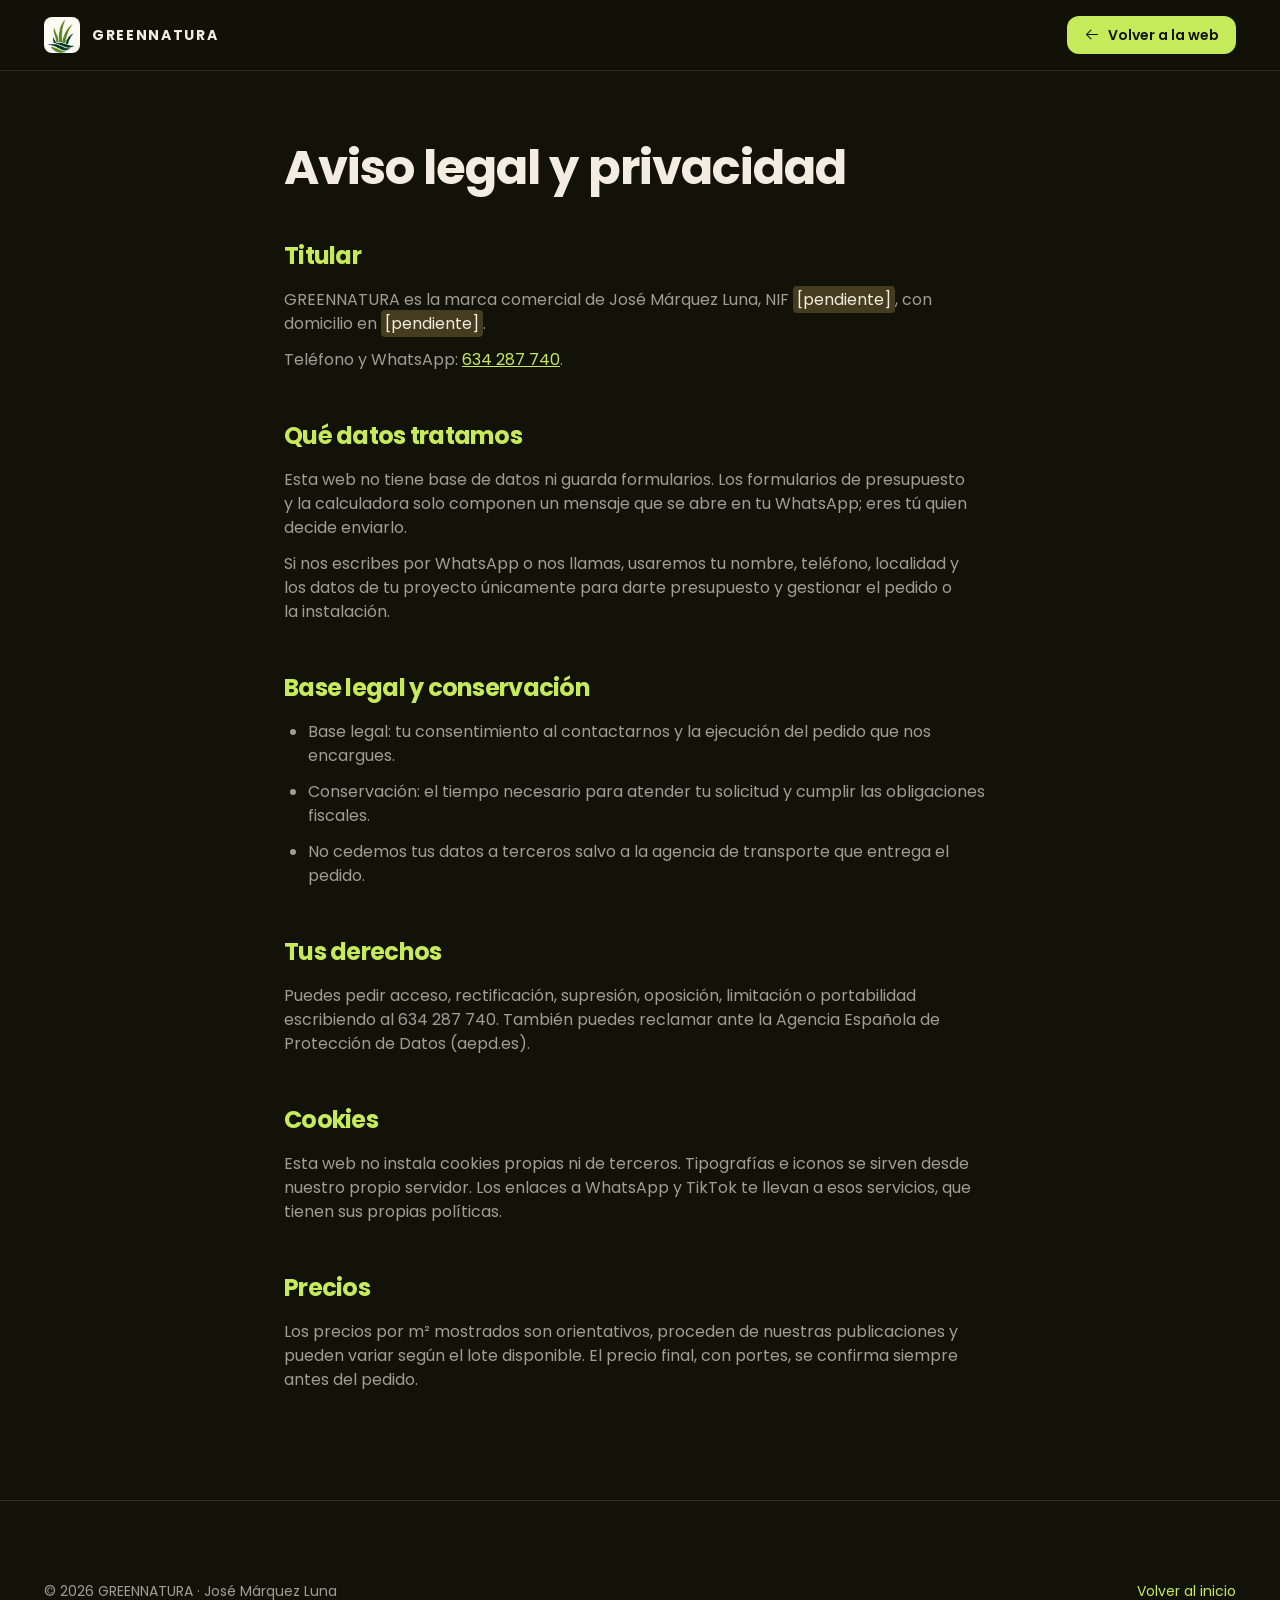
<file: privacidad.html>
<!doctype html>
<html lang="es">
<head>
  <meta charset="utf-8">
  <meta name="viewport" content="width=device-width, initial-scale=1">
  <title>Aviso legal y privacidad · GREENNATURA</title>
  <meta name="description" content="Aviso legal, política de privacidad y cookies de GREENNATURA.">
  <meta name="robots" content="noindex, follow">
  <link rel="icon" type="image/png" href="favicon.png?v=20261021-v1b">
  <link rel="stylesheet" href="lib/phosphor/style.css?v=20261021-v1b">
  <link rel="stylesheet" href="styles.css?v=20261021-v1c">
  <style>
    .legal { padding: 144px 0 96px; }
    .legal .container { max-width: 760px; }
    .legal h1 { font-size: 48px; line-height: 1; color: var(--ink); margin-bottom: 32px; }
    .legal h2 { font-size: 24px; line-height: 32px; margin: 48px 0 16px; color: var(--lime); }
    .legal p, .legal li { color: var(--muted); margin-bottom: 12px; }
    .legal ul { list-style: disc; padding-left: 24px; }
    .legal .todo { background: rgba(217, 180, 94, .25); padding: 2px 4px; border-radius: 4px; color: var(--ink); }
    .legal a { color: var(--lime); }
    .nav__brand img { width: 36px; height: 36px; border-radius: 8px; background: var(--ink); }
  </style>
</head>
<body>
  <a class="skip" href="#main">Saltar al contenido</a>
  <header class="nav is-scrolled">
    <div class="nav__pill">
      <a class="nav__brand" href="index.html"><img src="assets/img/emblema.webp" alt="" width="36" height="36"><span>GREENNATURA</span></a>
      <a class="btn btn--sm btn--dark" href="index.html"><i class="ph ph-arrow-left" aria-hidden="true"></i> Volver a la web</a>
    </div>
  </header>

  <main id="main" class="legal">
    <div class="container">
      <h1>Aviso legal y privacidad</h1>

      <h2>Titular</h2>
      <p>GREENNATURA es la marca comercial de José Márquez Luna, NIF <span class="todo">[pendiente]</span>, con domicilio en <span class="todo">[pendiente]</span>.</p>
      <p>Teléfono y WhatsApp: <a href="tel:+34634287740">634 287 740</a>.</p>

      <h2>Qué datos tratamos</h2>
      <p>Esta web no tiene base de datos ni guarda formularios. Los formularios de presupuesto y la calculadora solo componen un mensaje que se abre en tu WhatsApp; eres tú quien decide enviarlo.</p>
      <p>Si nos escribes por WhatsApp o nos llamas, usaremos tu nombre, teléfono, localidad y los datos de tu proyecto únicamente para darte presupuesto y gestionar el pedido o la instalación.</p>

      <h2>Base legal y conservación</h2>
      <ul>
        <li>Base legal: tu consentimiento al contactarnos y la ejecución del pedido que nos encargues.</li>
        <li>Conservación: el tiempo necesario para atender tu solicitud y cumplir las obligaciones fiscales.</li>
        <li>No cedemos tus datos a terceros salvo a la agencia de transporte que entrega el pedido.</li>
      </ul>

      <h2>Tus derechos</h2>
      <p>Puedes pedir acceso, rectificación, supresión, oposición, limitación o portabilidad escribiendo al 634 287 740. También puedes reclamar ante la Agencia Española de Protección de Datos (aepd.es).</p>

      <h2 id="cookies">Cookies</h2>
      <p>Esta web no instala cookies propias ni de terceros. Tipografías e iconos se sirven desde nuestro propio servidor. Los enlaces a WhatsApp y TikTok te llevan a esos servicios, que tienen sus propias políticas.</p>

      <h2>Precios</h2>
      <p>Los precios por m² mostrados son orientativos, proceden de nuestras publicaciones y pueden variar según el lote disponible. El precio final, con portes, se confirma siempre antes del pedido.</p>
    </div>
  </main>

  <footer class="footer">
    <div class="container footer__bottom" style="margin-top:0;border:0;padding-top:0">
      <p>© 2026 GREENNATURA · José Márquez Luna</p>
      <p><a href="index.html">Volver al inicio</a></p>
    </div>
  </footer>
</body>
</html>
</file>
<file: lib/phosphor/style.css>
@font-face {
  font-family: "Phosphor";
  src: url("./Phosphor.woff2") format("woff2");
  font-weight: normal;
  font-style: normal;
  font-display: block;
}

.ph {
  /* use !important to prevent issues with browser extensions that change fonts */
  font-family: "Phosphor" !important;
  speak: never;
  font-style: normal;
  font-weight: normal;
  font-variant: normal;
  text-transform: none;
  line-height: 1;

  /* Enable Ligatures ================ */
  letter-spacing: 0;
  -webkit-font-feature-settings: "liga";
  -moz-font-feature-settings: "liga=1";
  -moz-font-feature-settings: "liga";
  -ms-font-feature-settings: "liga" 1;
  font-feature-settings: "liga";
  -webkit-font-variant-ligatures: discretionary-ligatures;
  font-variant-ligatures: discretionary-ligatures;

  /* Better Font Rendering =========== */
  -webkit-font-smoothing: antialiased;
  -moz-osx-font-smoothing: grayscale;
}

.ph.ph-acorn:before {
  content: "\eb9a";
}
.ph.ph-address-book:before {
  content: "\e6f8";
}
.ph.ph-address-book-tabs:before {
  content: "\ee4e";
}
.ph.ph-air-traffic-control:before {
  content: "\ecd8";
}
.ph.ph-airplane:before {
  content: "\e002";
}
.ph.ph-airplane-in-flight:before {
  content: "\e4fe";
}
.ph.ph-airplane-landing:before {
  content: "\e502";
}
.ph.ph-airplane-takeoff:before {
  content: "\e504";
}
.ph.ph-airplane-taxiing:before {
  content: "\e500";
}
.ph.ph-airplane-tilt:before {
  content: "\e5d6";
}
.ph.ph-airplay:before {
  content: "\e004";
}
.ph.ph-alarm:before {
  content: "\e006";
}
.ph.ph-alien:before {
  content: "\e8a6";
}
.ph.ph-align-bottom:before {
  content: "\e506";
}
.ph.ph-align-bottom-simple:before {
  content: "\eb0c";
}
.ph.ph-align-center-horizontal:before {
  content: "\e50a";
}
.ph.ph-align-center-horizontal-simple:before {
  content: "\eb0e";
}
.ph.ph-align-center-vertical:before {
  content: "\e50c";
}
.ph.ph-align-center-vertical-simple:before {
  content: "\eb10";
}
.ph.ph-align-left:before {
  content: "\e50e";
}
.ph.ph-align-left-simple:before {
  content: "\eaee";
}
.ph.ph-align-right:before {
  content: "\e510";
}
.ph.ph-align-right-simple:before {
  content: "\eb12";
}
.ph.ph-align-top:before {
  content: "\e512";
}
.ph.ph-align-top-simple:before {
  content: "\eb14";
}
.ph.ph-amazon-logo:before {
  content: "\e96c";
}
.ph.ph-ambulance:before {
  content: "\e572";
}
.ph.ph-anchor:before {
  content: "\e514";
}
.ph.ph-anchor-simple:before {
  content: "\e5d8";
}
.ph.ph-android-logo:before {
  content: "\e008";
}
.ph.ph-angle:before {
  content: "\e7bc";
}
.ph.ph-angular-logo:before {
  content: "\eb80";
}
.ph.ph-aperture:before {
  content: "\e00a";
}
.ph.ph-app-store-logo:before {
  content: "\e974";
}
.ph.ph-app-window:before {
  content: "\e5da";
}
.ph.ph-apple-logo:before {
  content: "\e516";
}
.ph.ph-apple-podcasts-logo:before {
  content: "\eb96";
}
.ph.ph-approximate-equals:before {
  content: "\edaa";
}
.ph.ph-archive:before {
  content: "\e00c";
}
.ph.ph-armchair:before {
  content: "\e012";
}
.ph.ph-arrow-arc-left:before {
  content: "\e014";
}
.ph.ph-arrow-arc-right:before {
  content: "\e016";
}
.ph.ph-arrow-bend-double-up-left:before {
  content: "\e03a";
}
.ph.ph-arrow-bend-double-up-right:before {
  content: "\e03c";
}
.ph.ph-arrow-bend-down-left:before {
  content: "\e018";
}
.ph.ph-arrow-bend-down-right:before {
  content: "\e01a";
}
.ph.ph-arrow-bend-left-down:before {
  content: "\e01c";
}
.ph.ph-arrow-bend-left-up:before {
  content: "\e01e";
}
.ph.ph-arrow-bend-right-down:before {
  content: "\e020";
}
.ph.ph-arrow-bend-right-up:before {
  content: "\e022";
}
.ph.ph-arrow-bend-up-left:before {
  content: "\e024";
}
.ph.ph-arrow-bend-up-right:before {
  content: "\e026";
}
.ph.ph-arrow-circle-down:before {
  content: "\e028";
}
.ph.ph-arrow-circle-down-left:before {
  content: "\e02a";
}
.ph.ph-arrow-circle-down-right:before {
  content: "\e02c";
}
.ph.ph-arrow-circle-left:before {
  content: "\e05a";
}
.ph.ph-arrow-circle-right:before {
  content: "\e02e";
}
.ph.ph-arrow-circle-up:before {
  content: "\e030";
}
.ph.ph-arrow-circle-up-left:before {
  content: "\e032";
}
.ph.ph-arrow-circle-up-right:before {
  content: "\e034";
}
.ph.ph-arrow-clockwise:before {
  content: "\e036";
}
.ph.ph-arrow-counter-clockwise:before {
  content: "\e038";
}
.ph.ph-arrow-down:before {
  content: "\e03e";
}
.ph.ph-arrow-down-left:before {
  content: "\e040";
}
.ph.ph-arrow-down-right:before {
  content: "\e042";
}
.ph.ph-arrow-elbow-down-left:before {
  content: "\e044";
}
.ph.ph-arrow-elbow-down-right:before {
  content: "\e046";
}
.ph.ph-arrow-elbow-left:before {
  content: "\e048";
}
.ph.ph-arrow-elbow-left-down:before {
  content: "\e04a";
}
.ph.ph-arrow-elbow-left-up:before {
  content: "\e04c";
}
.ph.ph-arrow-elbow-right:before {
  content: "\e04e";
}
.ph.ph-arrow-elbow-right-down:before {
  content: "\e050";
}
.ph.ph-arrow-elbow-right-up:before {
  content: "\e052";
}
.ph.ph-arrow-elbow-up-left:before {
  content: "\e054";
}
.ph.ph-arrow-elbow-up-right:before {
  content: "\e056";
}
.ph.ph-arrow-fat-down:before {
  content: "\e518";
}
.ph.ph-arrow-fat-left:before {
  content: "\e51a";
}
.ph.ph-arrow-fat-line-down:before {
  content: "\e51c";
}
.ph.ph-arrow-fat-line-left:before {
  content: "\e51e";
}
.ph.ph-arrow-fat-line-right:before {
  content: "\e520";
}
.ph.ph-arrow-fat-line-up:before {
  content: "\e522";
}
.ph.ph-arrow-fat-lines-down:before {
  content: "\e524";
}
.ph.ph-arrow-fat-lines-left:before {
  content: "\e526";
}
.ph.ph-arrow-fat-lines-right:before {
  content: "\e528";
}
.ph.ph-arrow-fat-lines-up:before {
  content: "\e52a";
}
.ph.ph-arrow-fat-right:before {
  content: "\e52c";
}
.ph.ph-arrow-fat-up:before {
  content: "\e52e";
}
.ph.ph-arrow-left:before {
  content: "\e058";
}
.ph.ph-arrow-line-down:before {
  content: "\e05c";
}
.ph.ph-arrow-line-down-left:before {
  content: "\e05e";
}
.ph.ph-arrow-line-down-right:before {
  content: "\e060";
}
.ph.ph-arrow-line-left:before {
  content: "\e062";
}
.ph.ph-arrow-line-right:before {
  content: "\e064";
}
.ph.ph-arrow-line-up:before {
  content: "\e066";
}
.ph.ph-arrow-line-up-left:before {
  content: "\e068";
}
.ph.ph-arrow-line-up-right:before {
  content: "\e06a";
}
.ph.ph-arrow-right:before {
  content: "\e06c";
}
.ph.ph-arrow-square-down:before {
  content: "\e06e";
}
.ph.ph-arrow-square-down-left:before {
  content: "\e070";
}
.ph.ph-arrow-square-down-right:before {
  content: "\e072";
}
.ph.ph-arrow-square-in:before {
  content: "\e5dc";
}
.ph.ph-arrow-square-left:before {
  content: "\e074";
}
.ph.ph-arrow-square-out:before {
  content: "\e5de";
}
.ph.ph-arrow-square-right:before {
  content: "\e076";
}
.ph.ph-arrow-square-up:before {
  content: "\e078";
}
.ph.ph-arrow-square-up-left:before {
  content: "\e07a";
}
.ph.ph-arrow-square-up-right:before {
  content: "\e07c";
}
.ph.ph-arrow-u-down-left:before {
  content: "\e07e";
}
.ph.ph-arrow-u-down-right:before {
  content: "\e080";
}
.ph.ph-arrow-u-left-down:before {
  content: "\e082";
}
.ph.ph-arrow-u-left-up:before {
  content: "\e084";
}
.ph.ph-arrow-u-right-down:before {
  content: "\e086";
}
.ph.ph-arrow-u-right-up:before {
  content: "\e088";
}
.ph.ph-arrow-u-up-left:before {
  content: "\e08a";
}
.ph.ph-arrow-u-up-right:before {
  content: "\e08c";
}
.ph.ph-arrow-up:before {
  content: "\e08e";
}
.ph.ph-arrow-up-left:before {
  content: "\e090";
}
.ph.ph-arrow-up-right:before {
  content: "\e092";
}
.ph.ph-arrows-clockwise:before {
  content: "\e094";
}
.ph.ph-arrows-counter-clockwise:before {
  content: "\e096";
}
.ph.ph-arrows-down-up:before {
  content: "\e098";
}
.ph.ph-arrows-horizontal:before {
  content: "\eb06";
}
.ph.ph-arrows-in:before {
  content: "\e09a";
}
.ph.ph-arrows-in-cardinal:before {
  content: "\e09c";
}
.ph.ph-arrows-in-line-horizontal:before {
  content: "\e530";
}
.ph.ph-arrows-in-line-vertical:before {
  content: "\e532";
}
.ph.ph-arrows-in-simple:before {
  content: "\e09e";
}
.ph.ph-arrows-left-right:before {
  content: "\e0a0";
}
.ph.ph-arrows-merge:before {
  content: "\ed3e";
}
.ph.ph-arrows-out:before {
  content: "\e0a2";
}
.ph.ph-arrows-out-cardinal:before {
  content: "\e0a4";
}
.ph.ph-arrows-out-line-horizontal:before {
  content: "\e534";
}
.ph.ph-arrows-out-line-vertical:before {
  content: "\e536";
}
.ph.ph-arrows-out-simple:before {
  content: "\e0a6";
}
.ph.ph-arrows-split:before {
  content: "\ed3c";
}
.ph.ph-arrows-vertical:before {
  content: "\eb04";
}
.ph.ph-article:before {
  content: "\e0a8";
}
.ph.ph-article-medium:before {
  content: "\e5e0";
}
.ph.ph-article-ny-times:before {
  content: "\e5e2";
}
.ph.ph-asclepius:before {
  content: "\ee34";
}
.ph.ph-caduceus:before {
  content: "\ee34";
}
.ph.ph-asterisk:before {
  content: "\e0aa";
}
.ph.ph-asterisk-simple:before {
  content: "\e832";
}
.ph.ph-at:before {
  content: "\e0ac";
}
.ph.ph-atom:before {
  content: "\e5e4";
}
.ph.ph-avocado:before {
  content: "\ee04";
}
.ph.ph-axe:before {
  content: "\e9fc";
}
.ph.ph-baby:before {
  content: "\e774";
}
.ph.ph-baby-carriage:before {
  content: "\e818";
}
.ph.ph-backpack:before {
  content: "\e922";
}
.ph.ph-backspace:before {
  content: "\e0ae";
}
.ph.ph-bag:before {
  content: "\e0b0";
}
.ph.ph-bag-simple:before {
  content: "\e5e6";
}
.ph.ph-balloon:before {
  content: "\e76c";
}
.ph.ph-bandaids:before {
  content: "\e0b2";
}
.ph.ph-bank:before {
  content: "\e0b4";
}
.ph.ph-barbell:before {
  content: "\e0b6";
}
.ph.ph-barcode:before {
  content: "\e0b8";
}
.ph.ph-barn:before {
  content: "\ec72";
}
.ph.ph-barricade:before {
  content: "\e948";
}
.ph.ph-baseball:before {
  content: "\e71a";
}
.ph.ph-baseball-cap:before {
  content: "\ea28";
}
.ph.ph-baseball-helmet:before {
  content: "\ee4a";
}
.ph.ph-basket:before {
  content: "\e964";
}
.ph.ph-basketball:before {
  content: "\e724";
}
.ph.ph-bathtub:before {
  content: "\e81e";
}
.ph.ph-battery-charging:before {
  content: "\e0ba";
}
.ph.ph-battery-charging-vertical:before {
  content: "\e0bc";
}
.ph.ph-battery-empty:before {
  content: "\e0be";
}
.ph.ph-battery-full:before {
  content: "\e0c0";
}
.ph.ph-battery-high:before {
  content: "\e0c2";
}
.ph.ph-battery-low:before {
  content: "\e0c4";
}
.ph.ph-battery-medium:before {
  content: "\e0c6";
}
.ph.ph-battery-plus:before {
  content: "\e808";
}
.ph.ph-battery-plus-vertical:before {
  content: "\ec50";
}
.ph.ph-battery-vertical-empty:before {
  content: "\e7c6";
}
.ph.ph-battery-vertical-full:before {
  content: "\e7c4";
}
.ph.ph-battery-vertical-high:before {
  content: "\e7c2";
}
.ph.ph-battery-vertical-low:before {
  content: "\e7be";
}
.ph.ph-battery-vertical-medium:before {
  content: "\e7c0";
}
.ph.ph-battery-warning:before {
  content: "\e0c8";
}
.ph.ph-battery-warning-vertical:before {
  content: "\e0ca";
}
.ph.ph-beach-ball:before {
  content: "\ed24";
}
.ph.ph-beanie:before {
  content: "\ea2a";
}
.ph.ph-bed:before {
  content: "\e0cc";
}
.ph.ph-beer-bottle:before {
  content: "\e7b0";
}
.ph.ph-beer-stein:before {
  content: "\eb62";
}
.ph.ph-behance-logo:before {
  content: "\e7f4";
}
.ph.ph-bell:before {
  content: "\e0ce";
}
.ph.ph-bell-ringing:before {
  content: "\e5e8";
}
.ph.ph-bell-simple:before {
  content: "\e0d0";
}
.ph.ph-bell-simple-ringing:before {
  content: "\e5ea";
}
.ph.ph-bell-simple-slash:before {
  content: "\e0d2";
}
.ph.ph-bell-simple-z:before {
  content: "\e5ec";
}
.ph.ph-bell-slash:before {
  content: "\e0d4";
}
.ph.ph-bell-z:before {
  content: "\e5ee";
}
.ph.ph-belt:before {
  content: "\ea2c";
}
.ph.ph-bezier-curve:before {
  content: "\eb00";
}
.ph.ph-bicycle:before {
  content: "\e0d6";
}
.ph.ph-binary:before {
  content: "\ee60";
}
.ph.ph-binoculars:before {
  content: "\ea64";
}
.ph.ph-biohazard:before {
  content: "\e9e0";
}
.ph.ph-bird:before {
  content: "\e72c";
}
.ph.ph-blueprint:before {
  content: "\eda0";
}
.ph.ph-bluetooth:before {
  content: "\e0da";
}
.ph.ph-bluetooth-connected:before {
  content: "\e0dc";
}
.ph.ph-bluetooth-slash:before {
  content: "\e0de";
}
.ph.ph-bluetooth-x:before {
  content: "\e0e0";
}
.ph.ph-boat:before {
  content: "\e786";
}
.ph.ph-bomb:before {
  content: "\ee0a";
}
.ph.ph-bone:before {
  content: "\e7f2";
}
.ph.ph-book:before {
  content: "\e0e2";
}
.ph.ph-book-bookmark:before {
  content: "\e0e4";
}
.ph.ph-book-open:before {
  content: "\e0e6";
}
.ph.ph-book-open-text:before {
  content: "\e8f2";
}
.ph.ph-book-open-user:before {
  content: "\ede0";
}
.ph.ph-bookmark:before {
  content: "\e0e8";
}
.ph.ph-bookmark-simple:before {
  content: "\e0ea";
}
.ph.ph-bookmarks:before {
  content: "\e0ec";
}
.ph.ph-bookmarks-simple:before {
  content: "\e5f0";
}
.ph.ph-books:before {
  content: "\e758";
}
.ph.ph-boot:before {
  content: "\ecca";
}
.ph.ph-boules:before {
  content: "\e722";
}
.ph.ph-bounding-box:before {
  content: "\e6ce";
}
.ph.ph-bowl-food:before {
  content: "\eaa4";
}
.ph.ph-bowl-steam:before {
  content: "\e8e4";
}
.ph.ph-bowling-ball:before {
  content: "\ea34";
}
.ph.ph-box-arrow-down:before {
  content: "\e00e";
}
.ph.ph-archive-box:before {
  content: "\e00e";
}
.ph.ph-box-arrow-up:before {
  content: "\ee54";
}
.ph.ph-boxing-glove:before {
  content: "\ea36";
}
.ph.ph-brackets-angle:before {
  content: "\e862";
}
.ph.ph-brackets-curly:before {
  content: "\e860";
}
.ph.ph-brackets-round:before {
  content: "\e864";
}
.ph.ph-brackets-square:before {
  content: "\e85e";
}
.ph.ph-brain:before {
  content: "\e74e";
}
.ph.ph-brandy:before {
  content: "\e6b4";
}
.ph.ph-bread:before {
  content: "\e81c";
}
.ph.ph-bridge:before {
  content: "\ea68";
}
.ph.ph-briefcase:before {
  content: "\e0ee";
}
.ph.ph-briefcase-metal:before {
  content: "\e5f2";
}
.ph.ph-broadcast:before {
  content: "\e0f2";
}
.ph.ph-broom:before {
  content: "\ec54";
}
.ph.ph-browser:before {
  content: "\e0f4";
}
.ph.ph-browsers:before {
  content: "\e0f6";
}
.ph.ph-bug:before {
  content: "\e5f4";
}
.ph.ph-bug-beetle:before {
  content: "\e5f6";
}
.ph.ph-bug-droid:before {
  content: "\e5f8";
}
.ph.ph-building:before {
  content: "\e100";
}
.ph.ph-building-apartment:before {
  content: "\e0fe";
}
.ph.ph-building-office:before {
  content: "\e0ff";
}
.ph.ph-buildings:before {
  content: "\e102";
}
.ph.ph-bulldozer:before {
  content: "\ec6c";
}
.ph.ph-bus:before {
  content: "\e106";
}
.ph.ph-butterfly:before {
  content: "\ea6e";
}
.ph.ph-cable-car:before {
  content: "\e49c";
}
.ph.ph-cactus:before {
  content: "\e918";
}
.ph.ph-cake:before {
  content: "\e780";
}
.ph.ph-calculator:before {
  content: "\e538";
}
.ph.ph-calendar:before {
  content: "\e108";
}
.ph.ph-calendar-blank:before {
  content: "\e10a";
}
.ph.ph-calendar-check:before {
  content: "\e712";
}
.ph.ph-calendar-dot:before {
  content: "\e7b2";
}
.ph.ph-calendar-dots:before {
  content: "\e7b4";
}
.ph.ph-calendar-heart:before {
  content: "\e8b0";
}
.ph.ph-calendar-minus:before {
  content: "\ea14";
}
.ph.ph-calendar-plus:before {
  content: "\e714";
}
.ph.ph-calendar-slash:before {
  content: "\ea12";
}
.ph.ph-calendar-star:before {
  content: "\e8b2";
}
.ph.ph-calendar-x:before {
  content: "\e10c";
}
.ph.ph-call-bell:before {
  content: "\e7de";
}
.ph.ph-camera:before {
  content: "\e10e";
}
.ph.ph-camera-plus:before {
  content: "\ec58";
}
.ph.ph-camera-rotate:before {
  content: "\e7a4";
}
.ph.ph-camera-slash:before {
  content: "\e110";
}
.ph.ph-campfire:before {
  content: "\e9d8";
}
.ph.ph-car:before {
  content: "\e112";
}
.ph.ph-car-battery:before {
  content: "\ee30";
}
.ph.ph-car-profile:before {
  content: "\e8cc";
}
.ph.ph-car-simple:before {
  content: "\e114";
}
.ph.ph-cardholder:before {
  content: "\e5fa";
}
.ph.ph-cards:before {
  content: "\e0f8";
}
.ph.ph-cards-three:before {
  content: "\ee50";
}
.ph.ph-caret-circle-double-down:before {
  content: "\e116";
}
.ph.ph-caret-circle-double-left:before {
  content: "\e118";
}
.ph.ph-caret-circle-double-right:before {
  content: "\e11a";
}
.ph.ph-caret-circle-double-up:before {
  content: "\e11c";
}
.ph.ph-caret-circle-down:before {
  content: "\e11e";
}
.ph.ph-caret-circle-left:before {
  content: "\e120";
}
.ph.ph-caret-circle-right:before {
  content: "\e122";
}
.ph.ph-caret-circle-up:before {
  content: "\e124";
}
.ph.ph-caret-circle-up-down:before {
  content: "\e13e";
}
.ph.ph-caret-double-down:before {
  content: "\e126";
}
.ph.ph-caret-double-left:before {
  content: "\e128";
}
.ph.ph-caret-double-right:before {
  content: "\e12a";
}
.ph.ph-caret-double-up:before {
  content: "\e12c";
}
.ph.ph-caret-down:before {
  content: "\e136";
}
.ph.ph-caret-left:before {
  content: "\e138";
}
.ph.ph-caret-line-down:before {
  content: "\e134";
}
.ph.ph-caret-line-left:before {
  content: "\e132";
}
.ph.ph-caret-line-right:before {
  content: "\e130";
}
.ph.ph-caret-line-up:before {
  content: "\e12e";
}
.ph.ph-caret-right:before {
  content: "\e13a";
}
.ph.ph-caret-up:before {
  content: "\e13c";
}
.ph.ph-caret-up-down:before {
  content: "\e140";
}
.ph.ph-carrot:before {
  content: "\ed38";
}
.ph.ph-cash-register:before {
  content: "\ed80";
}
.ph.ph-cassette-tape:before {
  content: "\ed2e";
}
.ph.ph-castle-turret:before {
  content: "\e9d0";
}
.ph.ph-cat:before {
  content: "\e748";
}
.ph.ph-cell-signal-full:before {
  content: "\e142";
}
.ph.ph-cell-signal-high:before {
  content: "\e144";
}
.ph.ph-cell-signal-low:before {
  content: "\e146";
}
.ph.ph-cell-signal-medium:before {
  content: "\e148";
}
.ph.ph-cell-signal-none:before {
  content: "\e14a";
}
.ph.ph-cell-signal-slash:before {
  content: "\e14c";
}
.ph.ph-cell-signal-x:before {
  content: "\e14e";
}
.ph.ph-cell-tower:before {
  content: "\ebaa";
}
.ph.ph-certificate:before {
  content: "\e766";
}
.ph.ph-chair:before {
  content: "\e950";
}
.ph.ph-chalkboard:before {
  content: "\e5fc";
}
.ph.ph-chalkboard-simple:before {
  content: "\e5fe";
}
.ph.ph-chalkboard-teacher:before {
  content: "\e600";
}
.ph.ph-champagne:before {
  content: "\eaca";
}
.ph.ph-charging-station:before {
  content: "\e8d0";
}
.ph.ph-chart-bar:before {
  content: "\e150";
}
.ph.ph-chart-bar-horizontal:before {
  content: "\e152";
}
.ph.ph-chart-donut:before {
  content: "\eaa6";
}
.ph.ph-chart-line:before {
  content: "\e154";
}
.ph.ph-chart-line-down:before {
  content: "\e8b6";
}
.ph.ph-chart-line-up:before {
  content: "\e156";
}
.ph.ph-chart-pie:before {
  content: "\e158";
}
.ph.ph-chart-pie-slice:before {
  content: "\e15a";
}
.ph.ph-chart-polar:before {
  content: "\eaa8";
}
.ph.ph-chart-scatter:before {
  content: "\eaac";
}
.ph.ph-chat:before {
  content: "\e15c";
}
.ph.ph-chat-centered:before {
  content: "\e160";
}
.ph.ph-chat-centered-dots:before {
  content: "\e164";
}
.ph.ph-chat-centered-slash:before {
  content: "\e162";
}
.ph.ph-chat-centered-text:before {
  content: "\e166";
}
.ph.ph-chat-circle:before {
  content: "\e168";
}
.ph.ph-chat-circle-dots:before {
  content: "\e16c";
}
.ph.ph-chat-circle-slash:before {
  content: "\e16a";
}
.ph.ph-chat-circle-text:before {
  content: "\e16e";
}
.ph.ph-chat-dots:before {
  content: "\e170";
}
.ph.ph-chat-slash:before {
  content: "\e15e";
}
.ph.ph-chat-teardrop:before {
  content: "\e172";
}
.ph.ph-chat-teardrop-dots:before {
  content: "\e176";
}
.ph.ph-chat-teardrop-slash:before {
  content: "\e174";
}
.ph.ph-chat-teardrop-text:before {
  content: "\e178";
}
.ph.ph-chat-text:before {
  content: "\e17a";
}
.ph.ph-chats:before {
  content: "\e17c";
}
.ph.ph-chats-circle:before {
  content: "\e17e";
}
.ph.ph-chats-teardrop:before {
  content: "\e180";
}
.ph.ph-check:before {
  content: "\e182";
}
.ph.ph-check-circle:before {
  content: "\e184";
}
.ph.ph-check-fat:before {
  content: "\eba6";
}
.ph.ph-check-square:before {
  content: "\e186";
}
.ph.ph-check-square-offset:before {
  content: "\e188";
}
.ph.ph-checkerboard:before {
  content: "\e8c4";
}
.ph.ph-checks:before {
  content: "\e53a";
}
.ph.ph-cheers:before {
  content: "\ea4a";
}
.ph.ph-cheese:before {
  content: "\e9fe";
}
.ph.ph-chef-hat:before {
  content: "\ed8e";
}
.ph.ph-cherries:before {
  content: "\e830";
}
.ph.ph-church:before {
  content: "\ecea";
}
.ph.ph-cigarette:before {
  content: "\ed90";
}
.ph.ph-cigarette-slash:before {
  content: "\ed92";
}
.ph.ph-circle:before {
  content: "\e18a";
}
.ph.ph-circle-dashed:before {
  content: "\e602";
}
.ph.ph-circle-half:before {
  content: "\e18c";
}
.ph.ph-circle-half-tilt:before {
  content: "\e18e";
}
.ph.ph-circle-notch:before {
  content: "\eb44";
}
.ph.ph-circles-four:before {
  content: "\e190";
}
.ph.ph-circles-three:before {
  content: "\e192";
}
.ph.ph-circles-three-plus:before {
  content: "\e194";
}
.ph.ph-circuitry:before {
  content: "\e9c2";
}
.ph.ph-city:before {
  content: "\ea6a";
}
.ph.ph-clipboard:before {
  content: "\e196";
}
.ph.ph-clipboard-text:before {
  content: "\e198";
}
.ph.ph-clock:before {
  content: "\e19a";
}
.ph.ph-clock-afternoon:before {
  content: "\e19c";
}
.ph.ph-clock-clockwise:before {
  content: "\e19e";
}
.ph.ph-clock-countdown:before {
  content: "\ed2c";
}
.ph.ph-clock-counter-clockwise:before {
  content: "\e1a0";
}
.ph.ph-clock-user:before {
  content: "\edec";
}
.ph.ph-closed-captioning:before {
  content: "\e1a4";
}
.ph.ph-cloud:before {
  content: "\e1aa";
}
.ph.ph-cloud-arrow-down:before {
  content: "\e1ac";
}
.ph.ph-cloud-arrow-up:before {
  content: "\e1ae";
}
.ph.ph-cloud-check:before {
  content: "\e1b0";
}
.ph.ph-cloud-fog:before {
  content: "\e53c";
}
.ph.ph-cloud-lightning:before {
  content: "\e1b2";
}
.ph.ph-cloud-moon:before {
  content: "\e53e";
}
.ph.ph-cloud-rain:before {
  content: "\e1b4";
}
.ph.ph-cloud-slash:before {
  content: "\e1b6";
}
.ph.ph-cloud-snow:before {
  content: "\e1b8";
}
.ph.ph-cloud-sun:before {
  content: "\e540";
}
.ph.ph-cloud-warning:before {
  content: "\ea98";
}
.ph.ph-cloud-x:before {
  content: "\ea96";
}
.ph.ph-clover:before {
  content: "\edc8";
}
.ph.ph-club:before {
  content: "\e1ba";
}
.ph.ph-coat-hanger:before {
  content: "\e7fe";
}
.ph.ph-coda-logo:before {
  content: "\e7ce";
}
.ph.ph-code:before {
  content: "\e1bc";
}
.ph.ph-code-block:before {
  content: "\eafe";
}
.ph.ph-code-simple:before {
  content: "\e1be";
}
.ph.ph-codepen-logo:before {
  content: "\e978";
}
.ph.ph-codesandbox-logo:before {
  content: "\ea06";
}
.ph.ph-coffee:before {
  content: "\e1c2";
}
.ph.ph-coffee-bean:before {
  content: "\e1c0";
}
.ph.ph-coin:before {
  content: "\e60e";
}
.ph.ph-coin-vertical:before {
  content: "\eb48";
}
.ph.ph-coins:before {
  content: "\e78e";
}
.ph.ph-columns:before {
  content: "\e546";
}
.ph.ph-columns-plus-left:before {
  content: "\e544";
}
.ph.ph-columns-plus-right:before {
  content: "\e542";
}
.ph.ph-command:before {
  content: "\e1c4";
}
.ph.ph-compass:before {
  content: "\e1c8";
}
.ph.ph-compass-rose:before {
  content: "\e1c6";
}
.ph.ph-compass-tool:before {
  content: "\ea0e";
}
.ph.ph-computer-tower:before {
  content: "\e548";
}
.ph.ph-confetti:before {
  content: "\e81a";
}
.ph.ph-contactless-payment:before {
  content: "\ed42";
}
.ph.ph-control:before {
  content: "\eca6";
}
.ph.ph-cookie:before {
  content: "\e6ca";
}
.ph.ph-cooking-pot:before {
  content: "\e764";
}
.ph.ph-copy:before {
  content: "\e1ca";
}
.ph.ph-copy-simple:before {
  content: "\e1cc";
}
.ph.ph-copyleft:before {
  content: "\e86a";
}
.ph.ph-copyright:before {
  content: "\e54a";
}
.ph.ph-corners-in:before {
  content: "\e1ce";
}
.ph.ph-corners-out:before {
  content: "\e1d0";
}
.ph.ph-couch:before {
  content: "\e7f6";
}
.ph.ph-court-basketball:before {
  content: "\ee36";
}
.ph.ph-cow:before {
  content: "\eabe";
}
.ph.ph-cowboy-hat:before {
  content: "\ed12";
}
.ph.ph-cpu:before {
  content: "\e610";
}
.ph.ph-crane:before {
  content: "\ed48";
}
.ph.ph-crane-tower:before {
  content: "\ed49";
}
.ph.ph-credit-card:before {
  content: "\e1d2";
}
.ph.ph-cricket:before {
  content: "\ee12";
}
.ph.ph-crop:before {
  content: "\e1d4";
}
.ph.ph-cross:before {
  content: "\e8a0";
}
.ph.ph-crosshair:before {
  content: "\e1d6";
}
.ph.ph-crosshair-simple:before {
  content: "\e1d8";
}
.ph.ph-crown:before {
  content: "\e614";
}
.ph.ph-crown-cross:before {
  content: "\ee5e";
}
.ph.ph-crown-simple:before {
  content: "\e616";
}
.ph.ph-cube:before {
  content: "\e1da";
}
.ph.ph-cube-focus:before {
  content: "\ed0a";
}
.ph.ph-cube-transparent:before {
  content: "\ec7c";
}
.ph.ph-currency-btc:before {
  content: "\e618";
}
.ph.ph-currency-circle-dollar:before {
  content: "\e54c";
}
.ph.ph-currency-cny:before {
  content: "\e54e";
}
.ph.ph-currency-dollar:before {
  content: "\e550";
}
.ph.ph-currency-dollar-simple:before {
  content: "\e552";
}
.ph.ph-currency-eth:before {
  content: "\eada";
}
.ph.ph-currency-eur:before {
  content: "\e554";
}
.ph.ph-currency-gbp:before {
  content: "\e556";
}
.ph.ph-currency-inr:before {
  content: "\e558";
}
.ph.ph-currency-jpy:before {
  content: "\e55a";
}
.ph.ph-currency-krw:before {
  content: "\e55c";
}
.ph.ph-currency-kzt:before {
  content: "\ec4c";
}
.ph.ph-currency-ngn:before {
  content: "\eb52";
}
.ph.ph-currency-rub:before {
  content: "\e55e";
}
.ph.ph-cursor:before {
  content: "\e1dc";
}
.ph.ph-cursor-click:before {
  content: "\e7c8";
}
.ph.ph-cursor-text:before {
  content: "\e7d8";
}
.ph.ph-cylinder:before {
  content: "\e8fc";
}
.ph.ph-database:before {
  content: "\e1de";
}
.ph.ph-desk:before {
  content: "\ed16";
}
.ph.ph-desktop:before {
  content: "\e560";
}
.ph.ph-desktop-tower:before {
  content: "\e562";
}
.ph.ph-detective:before {
  content: "\e83e";
}
.ph.ph-dev-to-logo:before {
  content: "\ed0e";
}
.ph.ph-device-mobile:before {
  content: "\e1e0";
}
.ph.ph-device-mobile-camera:before {
  content: "\e1e2";
}
.ph.ph-device-mobile-slash:before {
  content: "\ee46";
}
.ph.ph-device-mobile-speaker:before {
  content: "\e1e4";
}
.ph.ph-device-rotate:before {
  content: "\edf2";
}
.ph.ph-device-tablet:before {
  content: "\e1e6";
}
.ph.ph-device-tablet-camera:before {
  content: "\e1e8";
}
.ph.ph-device-tablet-speaker:before {
  content: "\e1ea";
}
.ph.ph-devices:before {
  content: "\eba4";
}
.ph.ph-diamond:before {
  content: "\e1ec";
}
.ph.ph-diamonds-four:before {
  content: "\e8f4";
}
.ph.ph-dice-five:before {
  content: "\e1ee";
}
.ph.ph-dice-four:before {
  content: "\e1f0";
}
.ph.ph-dice-one:before {
  content: "\e1f2";
}
.ph.ph-dice-six:before {
  content: "\e1f4";
}
.ph.ph-dice-three:before {
  content: "\e1f6";
}
.ph.ph-dice-two:before {
  content: "\e1f8";
}
.ph.ph-disc:before {
  content: "\e564";
}
.ph.ph-disco-ball:before {
  content: "\ed98";
}
.ph.ph-discord-logo:before {
  content: "\e61a";
}
.ph.ph-divide:before {
  content: "\e1fa";
}
.ph.ph-dna:before {
  content: "\e924";
}
.ph.ph-dog:before {
  content: "\e74a";
}
.ph.ph-door:before {
  content: "\e61c";
}
.ph.ph-door-open:before {
  content: "\e7e6";
}
.ph.ph-dot:before {
  content: "\ecde";
}
.ph.ph-dot-outline:before {
  content: "\ece0";
}
.ph.ph-dots-nine:before {
  content: "\e1fc";
}
.ph.ph-dots-six:before {
  content: "\e794";
}
.ph.ph-dots-six-vertical:before {
  content: "\eae2";
}
.ph.ph-dots-three:before {
  content: "\e1fe";
}
.ph.ph-dots-three-circle:before {
  content: "\e200";
}
.ph.ph-dots-three-circle-vertical:before {
  content: "\e202";
}
.ph.ph-dots-three-outline:before {
  content: "\e204";
}
.ph.ph-dots-three-outline-vertical:before {
  content: "\e206";
}
.ph.ph-dots-three-vertical:before {
  content: "\e208";
}
.ph.ph-download:before {
  content: "\e20a";
}
.ph.ph-download-simple:before {
  content: "\e20c";
}
.ph.ph-dress:before {
  content: "\ea7e";
}
.ph.ph-dresser:before {
  content: "\e94e";
}
.ph.ph-dribbble-logo:before {
  content: "\e20e";
}
.ph.ph-drone:before {
  content: "\ed74";
}
.ph.ph-drop:before {
  content: "\e210";
}
.ph.ph-drop-half:before {
  content: "\e566";
}
.ph.ph-drop-half-bottom:before {
  content: "\eb40";
}
.ph.ph-drop-simple:before {
  content: "\ee32";
}
.ph.ph-drop-slash:before {
  content: "\e954";
}
.ph.ph-dropbox-logo:before {
  content: "\e7d0";
}
.ph.ph-ear:before {
  content: "\e70c";
}
.ph.ph-ear-slash:before {
  content: "\e70e";
}
.ph.ph-egg:before {
  content: "\e812";
}
.ph.ph-egg-crack:before {
  content: "\eb64";
}
.ph.ph-eject:before {
  content: "\e212";
}
.ph.ph-eject-simple:before {
  content: "\e6ae";
}
.ph.ph-elevator:before {
  content: "\ecc0";
}
.ph.ph-empty:before {
  content: "\edbc";
}
.ph.ph-engine:before {
  content: "\ea80";
}
.ph.ph-envelope:before {
  content: "\e214";
}
.ph.ph-envelope-open:before {
  content: "\e216";
}
.ph.ph-envelope-simple:before {
  content: "\e218";
}
.ph.ph-envelope-simple-open:before {
  content: "\e21a";
}
.ph.ph-equalizer:before {
  content: "\ebbc";
}
.ph.ph-equals:before {
  content: "\e21c";
}
.ph.ph-eraser:before {
  content: "\e21e";
}
.ph.ph-escalator-down:before {
  content: "\ecba";
}
.ph.ph-escalator-up:before {
  content: "\ecbc";
}
.ph.ph-exam:before {
  content: "\e742";
}
.ph.ph-exclamation-mark:before {
  content: "\ee44";
}
.ph.ph-exclude:before {
  content: "\e882";
}
.ph.ph-exclude-square:before {
  content: "\e880";
}
.ph.ph-export:before {
  content: "\eaf0";
}
.ph.ph-eye:before {
  content: "\e220";
}
.ph.ph-eye-closed:before {
  content: "\e222";
}
.ph.ph-eye-slash:before {
  content: "\e224";
}
.ph.ph-eyedropper:before {
  content: "\e568";
}
.ph.ph-eyedropper-sample:before {
  content: "\eac4";
}
.ph.ph-eyeglasses:before {
  content: "\e7ba";
}
.ph.ph-eyes:before {
  content: "\ee5c";
}
.ph.ph-face-mask:before {
  content: "\e56a";
}
.ph.ph-facebook-logo:before {
  content: "\e226";
}
.ph.ph-factory:before {
  content: "\e760";
}
.ph.ph-faders:before {
  content: "\e228";
}
.ph.ph-faders-horizontal:before {
  content: "\e22a";
}
.ph.ph-fallout-shelter:before {
  content: "\e9de";
}
.ph.ph-fan:before {
  content: "\e9f2";
}
.ph.ph-farm:before {
  content: "\ec70";
}
.ph.ph-fast-forward:before {
  content: "\e6a6";
}
.ph.ph-fast-forward-circle:before {
  content: "\e22c";
}
.ph.ph-feather:before {
  content: "\e9c0";
}
.ph.ph-fediverse-logo:before {
  content: "\ed66";
}
.ph.ph-figma-logo:before {
  content: "\e22e";
}
.ph.ph-file:before {
  content: "\e230";
}
.ph.ph-file-archive:before {
  content: "\eb2a";
}
.ph.ph-file-arrow-down:before {
  content: "\e232";
}
.ph.ph-file-arrow-up:before {
  content: "\e61e";
}
.ph.ph-file-audio:before {
  content: "\ea20";
}
.ph.ph-file-c:before {
  content: "\eb32";
}
.ph.ph-file-c-sharp:before {
  content: "\eb30";
}
.ph.ph-file-cloud:before {
  content: "\e95e";
}
.ph.ph-file-code:before {
  content: "\e914";
}
.ph.ph-file-cpp:before {
  content: "\eb2e";
}
.ph.ph-file-css:before {
  content: "\eb34";
}
.ph.ph-file-csv:before {
  content: "\eb1c";
}
.ph.ph-file-dashed:before {
  content: "\e704";
}
.ph.ph-file-dotted:before {
  content: "\e704";
}
.ph.ph-file-doc:before {
  content: "\eb1e";
}
.ph.ph-file-html:before {
  content: "\eb38";
}
.ph.ph-file-image:before {
  content: "\ea24";
}
.ph.ph-file-ini:before {
  content: "\eb33";
}
.ph.ph-file-jpg:before {
  content: "\eb1a";
}
.ph.ph-file-js:before {
  content: "\eb24";
}
.ph.ph-file-jsx:before {
  content: "\eb3a";
}
.ph.ph-file-lock:before {
  content: "\e95c";
}
.ph.ph-file-magnifying-glass:before {
  content: "\e238";
}
.ph.ph-file-search:before {
  content: "\e238";
}
.ph.ph-file-md:before {
  content: "\ed50";
}
.ph.ph-file-minus:before {
  content: "\e234";
}
.ph.ph-file-pdf:before {
  content: "\e702";
}
.ph.ph-file-plus:before {
  content: "\e236";
}
.ph.ph-file-png:before {
  content: "\eb18";
}
.ph.ph-file-ppt:before {
  content: "\eb20";
}
.ph.ph-file-py:before {
  content: "\eb2c";
}
.ph.ph-file-rs:before {
  content: "\eb28";
}
.ph.ph-file-sql:before {
  content: "\ed4e";
}
.ph.ph-file-svg:before {
  content: "\ed08";
}
.ph.ph-file-text:before {
  content: "\e23a";
}
.ph.ph-file-ts:before {
  content: "\eb26";
}
.ph.ph-file-tsx:before {
  content: "\eb3c";
}
.ph.ph-file-txt:before {
  content: "\eb35";
}
.ph.ph-file-video:before {
  content: "\ea22";
}
.ph.ph-file-vue:before {
  content: "\eb3e";
}
.ph.ph-file-x:before {
  content: "\e23c";
}
.ph.ph-file-xls:before {
  content: "\eb22";
}
.ph.ph-file-zip:before {
  content: "\e958";
}
.ph.ph-files:before {
  content: "\e710";
}
.ph.ph-film-reel:before {
  content: "\e8c0";
}
.ph.ph-film-script:before {
  content: "\eb50";
}
.ph.ph-film-slate:before {
  content: "\e8c2";
}
.ph.ph-film-strip:before {
  content: "\e792";
}
.ph.ph-fingerprint:before {
  content: "\e23e";
}
.ph.ph-fingerprint-simple:before {
  content: "\e240";
}
.ph.ph-finn-the-human:before {
  content: "\e56c";
}
.ph.ph-fire:before {
  content: "\e242";
}
.ph.ph-fire-extinguisher:before {
  content: "\e9e8";
}
.ph.ph-fire-simple:before {
  content: "\e620";
}
.ph.ph-fire-truck:before {
  content: "\e574";
}
.ph.ph-first-aid:before {
  content: "\e56e";
}
.ph.ph-first-aid-kit:before {
  content: "\e570";
}
.ph.ph-fish:before {
  content: "\e728";
}
.ph.ph-fish-simple:before {
  content: "\e72a";
}
.ph.ph-flag:before {
  content: "\e244";
}
.ph.ph-flag-banner:before {
  content: "\e622";
}
.ph.ph-flag-banner-fold:before {
  content: "\ecf2";
}
.ph.ph-flag-checkered:before {
  content: "\ea38";
}
.ph.ph-flag-pennant:before {
  content: "\ecf0";
}
.ph.ph-flame:before {
  content: "\e624";
}
.ph.ph-flashlight:before {
  content: "\e246";
}
.ph.ph-flask:before {
  content: "\e79e";
}
.ph.ph-flip-horizontal:before {
  content: "\ed6a";
}
.ph.ph-flip-vertical:before {
  content: "\ed6c";
}
.ph.ph-floppy-disk:before {
  content: "\e248";
}
.ph.ph-floppy-disk-back:before {
  content: "\eaf4";
}
.ph.ph-flow-arrow:before {
  content: "\e6ec";
}
.ph.ph-flower:before {
  content: "\e75e";
}
.ph.ph-flower-lotus:before {
  content: "\e6cc";
}
.ph.ph-flower-tulip:before {
  content: "\eacc";
}
.ph.ph-flying-saucer:before {
  content: "\eb4a";
}
.ph.ph-folder:before {
  content: "\e24a";
}
.ph.ph-folder-notch:before {
  content: "\e24a";
}
.ph.ph-folder-dashed:before {
  content: "\e8f8";
}
.ph.ph-folder-dotted:before {
  content: "\e8f8";
}
.ph.ph-folder-lock:before {
  content: "\ea3c";
}
.ph.ph-folder-minus:before {
  content: "\e254";
}
.ph.ph-folder-notch-minus:before {
  content: "\e254";
}
.ph.ph-folder-open:before {
  content: "\e256";
}
.ph.ph-folder-notch-open:before {
  content: "\e256";
}
.ph.ph-folder-plus:before {
  content: "\e258";
}
.ph.ph-folder-notch-plus:before {
  content: "\e258";
}
.ph.ph-folder-simple:before {
  content: "\e25a";
}
.ph.ph-folder-simple-dashed:before {
  content: "\ec2a";
}
.ph.ph-folder-simple-dotted:before {
  content: "\ec2a";
}
.ph.ph-folder-simple-lock:before {
  content: "\eb5e";
}
.ph.ph-folder-simple-minus:before {
  content: "\e25c";
}
.ph.ph-folder-simple-plus:before {
  content: "\e25e";
}
.ph.ph-folder-simple-star:before {
  content: "\ec2e";
}
.ph.ph-folder-simple-user:before {
  content: "\eb60";
}
.ph.ph-folder-star:before {
  content: "\ea86";
}
.ph.ph-folder-user:before {
  content: "\eb46";
}
.ph.ph-folders:before {
  content: "\e260";
}
.ph.ph-football:before {
  content: "\e718";
}
.ph.ph-football-helmet:before {
  content: "\ee4c";
}
.ph.ph-footprints:before {
  content: "\ea88";
}
.ph.ph-fork-knife:before {
  content: "\e262";
}
.ph.ph-four-k:before {
  content: "\ea5c";
}
.ph.ph-frame-corners:before {
  content: "\e626";
}
.ph.ph-framer-logo:before {
  content: "\e264";
}
.ph.ph-function:before {
  content: "\ebe4";
}
.ph.ph-funnel:before {
  content: "\e266";
}
.ph.ph-funnel-simple:before {
  content: "\e268";
}
.ph.ph-funnel-simple-x:before {
  content: "\e26a";
}
.ph.ph-funnel-x:before {
  content: "\e26c";
}
.ph.ph-game-controller:before {
  content: "\e26e";
}
.ph.ph-garage:before {
  content: "\ecd6";
}
.ph.ph-gas-can:before {
  content: "\e8ce";
}
.ph.ph-gas-pump:before {
  content: "\e768";
}
.ph.ph-gauge:before {
  content: "\e628";
}
.ph.ph-gavel:before {
  content: "\ea32";
}
.ph.ph-gear:before {
  content: "\e270";
}
.ph.ph-gear-fine:before {
  content: "\e87c";
}
.ph.ph-gear-six:before {
  content: "\e272";
}
.ph.ph-gender-female:before {
  content: "\e6e0";
}
.ph.ph-gender-intersex:before {
  content: "\e6e6";
}
.ph.ph-gender-male:before {
  content: "\e6e2";
}
.ph.ph-gender-neuter:before {
  content: "\e6ea";
}
.ph.ph-gender-nonbinary:before {
  content: "\e6e4";
}
.ph.ph-gender-transgender:before {
  content: "\e6e8";
}
.ph.ph-ghost:before {
  content: "\e62a";
}
.ph.ph-gif:before {
  content: "\e274";
}
.ph.ph-gift:before {
  content: "\e276";
}
.ph.ph-git-branch:before {
  content: "\e278";
}
.ph.ph-git-commit:before {
  content: "\e27a";
}
.ph.ph-git-diff:before {
  content: "\e27c";
}
.ph.ph-git-fork:before {
  content: "\e27e";
}
.ph.ph-git-merge:before {
  content: "\e280";
}
.ph.ph-git-pull-request:before {
  content: "\e282";
}
.ph.ph-github-logo:before {
  content: "\e576";
}
.ph.ph-gitlab-logo:before {
  content: "\e694";
}
.ph.ph-gitlab-logo-simple:before {
  content: "\e696";
}
.ph.ph-globe:before {
  content: "\e288";
}
.ph.ph-globe-hemisphere-east:before {
  content: "\e28a";
}
.ph.ph-globe-hemisphere-west:before {
  content: "\e28c";
}
.ph.ph-globe-simple:before {
  content: "\e28e";
}
.ph.ph-globe-simple-x:before {
  content: "\e284";
}
.ph.ph-globe-stand:before {
  content: "\e290";
}
.ph.ph-globe-x:before {
  content: "\e286";
}
.ph.ph-goggles:before {
  content: "\ecb4";
}
.ph.ph-golf:before {
  content: "\ea3e";
}
.ph.ph-goodreads-logo:before {
  content: "\ed10";
}
.ph.ph-google-cardboard-logo:before {
  content: "\e7b6";
}
.ph.ph-google-chrome-logo:before {
  content: "\e976";
}
.ph.ph-google-drive-logo:before {
  content: "\e8f6";
}
.ph.ph-google-logo:before {
  content: "\e292";
}
.ph.ph-google-photos-logo:before {
  content: "\eb92";
}
.ph.ph-google-play-logo:before {
  content: "\e294";
}
.ph.ph-google-podcasts-logo:before {
  content: "\eb94";
}
.ph.ph-gps:before {
  content: "\edd8";
}
.ph.ph-gps-fix:before {
  content: "\edd6";
}
.ph.ph-gps-slash:before {
  content: "\edd4";
}
.ph.ph-gradient:before {
  content: "\eb42";
}
.ph.ph-graduation-cap:before {
  content: "\e62c";
}
.ph.ph-grains:before {
  content: "\ec68";
}
.ph.ph-grains-slash:before {
  content: "\ec6a";
}
.ph.ph-graph:before {
  content: "\eb58";
}
.ph.ph-graphics-card:before {
  content: "\e612";
}
.ph.ph-greater-than:before {
  content: "\edc4";
}
.ph.ph-greater-than-or-equal:before {
  content: "\eda2";
}
.ph.ph-grid-four:before {
  content: "\e296";
}
.ph.ph-grid-nine:before {
  content: "\ec8c";
}
.ph.ph-guitar:before {
  content: "\ea8a";
}
.ph.ph-hair-dryer:before {
  content: "\ea66";
}
.ph.ph-hamburger:before {
  content: "\e790";
}
.ph.ph-hammer:before {
  content: "\e80e";
}
.ph.ph-hand:before {
  content: "\e298";
}
.ph.ph-hand-arrow-down:before {
  content: "\ea4e";
}
.ph.ph-hand-arrow-up:before {
  content: "\ee5a";
}
.ph.ph-hand-coins:before {
  content: "\ea8c";
}
.ph.ph-hand-deposit:before {
  content: "\ee82";
}
.ph.ph-hand-eye:before {
  content: "\ea4c";
}
.ph.ph-hand-fist:before {
  content: "\e57a";
}
.ph.ph-hand-grabbing:before {
  content: "\e57c";
}
.ph.ph-hand-heart:before {
  content: "\e810";
}
.ph.ph-hand-palm:before {
  content: "\e57e";
}
.ph.ph-hand-peace:before {
  content: "\e7cc";
}
.ph.ph-hand-pointing:before {
  content: "\e29a";
}
.ph.ph-hand-soap:before {
  content: "\e630";
}
.ph.ph-hand-swipe-left:before {
  content: "\ec94";
}
.ph.ph-hand-swipe-right:before {
  content: "\ec92";
}
.ph.ph-hand-tap:before {
  content: "\ec90";
}
.ph.ph-hand-waving:before {
  content: "\e580";
}
.ph.ph-hand-withdraw:before {
  content: "\ee80";
}
.ph.ph-handbag:before {
  content: "\e29c";
}
.ph.ph-handbag-simple:before {
  content: "\e62e";
}
.ph.ph-hands-clapping:before {
  content: "\e6a0";
}
.ph.ph-hands-praying:before {
  content: "\ecc8";
}
.ph.ph-handshake:before {
  content: "\e582";
}
.ph.ph-hard-drive:before {
  content: "\e29e";
}
.ph.ph-hard-drives:before {
  content: "\e2a0";
}
.ph.ph-hard-hat:before {
  content: "\ed46";
}
.ph.ph-hash:before {
  content: "\e2a2";
}
.ph.ph-hash-straight:before {
  content: "\e2a4";
}
.ph.ph-head-circuit:before {
  content: "\e7d4";
}
.ph.ph-headlights:before {
  content: "\e6fe";
}
.ph.ph-headphones:before {
  content: "\e2a6";
}
.ph.ph-headset:before {
  content: "\e584";
}
.ph.ph-heart:before {
  content: "\e2a8";
}
.ph.ph-heart-break:before {
  content: "\ebe8";
}
.ph.ph-heart-half:before {
  content: "\ec48";
}
.ph.ph-heart-straight:before {
  content: "\e2aa";
}
.ph.ph-heart-straight-break:before {
  content: "\eb98";
}
.ph.ph-heartbeat:before {
  content: "\e2ac";
}
.ph.ph-hexagon:before {
  content: "\e2ae";
}
.ph.ph-high-definition:before {
  content: "\ea8e";
}
.ph.ph-high-heel:before {
  content: "\e8e8";
}
.ph.ph-highlighter:before {
  content: "\ec76";
}
.ph.ph-highlighter-circle:before {
  content: "\e632";
}
.ph.ph-hockey:before {
  content: "\ec86";
}
.ph.ph-hoodie:before {
  content: "\ecd0";
}
.ph.ph-horse:before {
  content: "\e2b0";
}
.ph.ph-hospital:before {
  content: "\e844";
}
.ph.ph-hourglass:before {
  content: "\e2b2";
}
.ph.ph-hourglass-high:before {
  content: "\e2b4";
}
.ph.ph-hourglass-low:before {
  content: "\e2b6";
}
.ph.ph-hourglass-medium:before {
  content: "\e2b8";
}
.ph.ph-hourglass-simple:before {
  content: "\e2ba";
}
.ph.ph-hourglass-simple-high:before {
  content: "\e2bc";
}
.ph.ph-hourglass-simple-low:before {
  content: "\e2be";
}
.ph.ph-hourglass-simple-medium:before {
  content: "\e2c0";
}
.ph.ph-house:before {
  content: "\e2c2";
}
.ph.ph-house-line:before {
  content: "\e2c4";
}
.ph.ph-house-simple:before {
  content: "\e2c6";
}
.ph.ph-hurricane:before {
  content: "\e88e";
}
.ph.ph-ice-cream:before {
  content: "\e804";
}
.ph.ph-identification-badge:before {
  content: "\e6f6";
}
.ph.ph-identification-card:before {
  content: "\e2c8";
}
.ph.ph-image:before {
  content: "\e2ca";
}
.ph.ph-image-broken:before {
  content: "\e7a8";
}
.ph.ph-image-square:before {
  content: "\e2cc";
}
.ph.ph-images:before {
  content: "\e836";
}
.ph.ph-images-square:before {
  content: "\e834";
}
.ph.ph-infinity:before {
  content: "\e634";
}
.ph.ph-lemniscate:before {
  content: "\e634";
}
.ph.ph-info:before {
  content: "\e2ce";
}
.ph.ph-instagram-logo:before {
  content: "\e2d0";
}
.ph.ph-intersect:before {
  content: "\e2d2";
}
.ph.ph-intersect-square:before {
  content: "\e87a";
}
.ph.ph-intersect-three:before {
  content: "\ecc4";
}
.ph.ph-intersection:before {
  content: "\edba";
}
.ph.ph-invoice:before {
  content: "\ee42";
}
.ph.ph-island:before {
  content: "\ee06";
}
.ph.ph-jar:before {
  content: "\e7e0";
}
.ph.ph-jar-label:before {
  content: "\e7e1";
}
.ph.ph-jeep:before {
  content: "\e2d4";
}
.ph.ph-joystick:before {
  content: "\ea5e";
}
.ph.ph-kanban:before {
  content: "\eb54";
}
.ph.ph-key:before {
  content: "\e2d6";
}
.ph.ph-key-return:before {
  content: "\e782";
}
.ph.ph-keyboard:before {
  content: "\e2d8";
}
.ph.ph-keyhole:before {
  content: "\ea78";
}
.ph.ph-knife:before {
  content: "\e636";
}
.ph.ph-ladder:before {
  content: "\e9e4";
}
.ph.ph-ladder-simple:before {
  content: "\ec26";
}
.ph.ph-lamp:before {
  content: "\e638";
}
.ph.ph-lamp-pendant:before {
  content: "\ee2e";
}
.ph.ph-laptop:before {
  content: "\e586";
}
.ph.ph-lasso:before {
  content: "\edc6";
}
.ph.ph-lastfm-logo:before {
  content: "\e842";
}
.ph.ph-layout:before {
  content: "\e6d6";
}
.ph.ph-leaf:before {
  content: "\e2da";
}
.ph.ph-lectern:before {
  content: "\e95a";
}
.ph.ph-lego:before {
  content: "\e8c6";
}
.ph.ph-lego-smiley:before {
  content: "\e8c7";
}
.ph.ph-less-than:before {
  content: "\edac";
}
.ph.ph-less-than-or-equal:before {
  content: "\eda4";
}
.ph.ph-letter-circle-h:before {
  content: "\ebf8";
}
.ph.ph-letter-circle-p:before {
  content: "\ec08";
}
.ph.ph-letter-circle-v:before {
  content: "\ec14";
}
.ph.ph-lifebuoy:before {
  content: "\e63a";
}
.ph.ph-lightbulb:before {
  content: "\e2dc";
}
.ph.ph-lightbulb-filament:before {
  content: "\e63c";
}
.ph.ph-lighthouse:before {
  content: "\e9f6";
}
.ph.ph-lightning:before {
  content: "\e2de";
}
.ph.ph-lightning-a:before {
  content: "\ea84";
}
.ph.ph-lightning-slash:before {
  content: "\e2e0";
}
.ph.ph-line-segment:before {
  content: "\e6d2";
}
.ph.ph-line-segments:before {
  content: "\e6d4";
}
.ph.ph-line-vertical:before {
  content: "\ed70";
}
.ph.ph-link:before {
  content: "\e2e2";
}
.ph.ph-link-break:before {
  content: "\e2e4";
}
.ph.ph-link-simple:before {
  content: "\e2e6";
}
.ph.ph-link-simple-break:before {
  content: "\e2e8";
}
.ph.ph-link-simple-horizontal:before {
  content: "\e2ea";
}
.ph.ph-link-simple-horizontal-break:before {
  content: "\e2ec";
}
.ph.ph-linkedin-logo:before {
  content: "\e2ee";
}
.ph.ph-linktree-logo:before {
  content: "\edee";
}
.ph.ph-linux-logo:before {
  content: "\eb02";
}
.ph.ph-list:before {
  content: "\e2f0";
}
.ph.ph-list-bullets:before {
  content: "\e2f2";
}
.ph.ph-list-checks:before {
  content: "\eadc";
}
.ph.ph-list-dashes:before {
  content: "\e2f4";
}
.ph.ph-list-heart:before {
  content: "\ebde";
}
.ph.ph-list-magnifying-glass:before {
  content: "\ebe0";
}
.ph.ph-list-numbers:before {
  content: "\e2f6";
}
.ph.ph-list-plus:before {
  content: "\e2f8";
}
.ph.ph-list-star:before {
  content: "\ebdc";
}
.ph.ph-lock:before {
  content: "\e2fa";
}
.ph.ph-lock-key:before {
  content: "\e2fe";
}
.ph.ph-lock-key-open:before {
  content: "\e300";
}
.ph.ph-lock-laminated:before {
  content: "\e302";
}
.ph.ph-lock-laminated-open:before {
  content: "\e304";
}
.ph.ph-lock-open:before {
  content: "\e306";
}
.ph.ph-lock-simple:before {
  content: "\e308";
}
.ph.ph-lock-simple-open:before {
  content: "\e30a";
}
.ph.ph-lockers:before {
  content: "\ecb8";
}
.ph.ph-log:before {
  content: "\ed82";
}
.ph.ph-magic-wand:before {
  content: "\e6b6";
}
.ph.ph-magnet:before {
  content: "\e680";
}
.ph.ph-magnet-straight:before {
  content: "\e682";
}
.ph.ph-magnifying-glass:before {
  content: "\e30c";
}
.ph.ph-magnifying-glass-minus:before {
  content: "\e30e";
}
.ph.ph-magnifying-glass-plus:before {
  content: "\e310";
}
.ph.ph-mailbox:before {
  content: "\ec1e";
}
.ph.ph-map-pin:before {
  content: "\e316";
}
.ph.ph-map-pin-area:before {
  content: "\ee3a";
}
.ph.ph-map-pin-line:before {
  content: "\e318";
}
.ph.ph-map-pin-plus:before {
  content: "\e314";
}
.ph.ph-map-pin-simple:before {
  content: "\ee3e";
}
.ph.ph-map-pin-simple-area:before {
  content: "\ee3c";
}
.ph.ph-map-pin-simple-line:before {
  content: "\ee38";
}
.ph.ph-map-trifold:before {
  content: "\e31a";
}
.ph.ph-markdown-logo:before {
  content: "\e508";
}
.ph.ph-marker-circle:before {
  content: "\e640";
}
.ph.ph-martini:before {
  content: "\e31c";
}
.ph.ph-mask-happy:before {
  content: "\e9f4";
}
.ph.ph-mask-sad:before {
  content: "\eb9e";
}
.ph.ph-mastodon-logo:before {
  content: "\ed68";
}
.ph.ph-math-operations:before {
  content: "\e31e";
}
.ph.ph-matrix-logo:before {
  content: "\ed64";
}
.ph.ph-medal:before {
  content: "\e320";
}
.ph.ph-medal-military:before {
  content: "\ecfc";
}
.ph.ph-medium-logo:before {
  content: "\e322";
}
.ph.ph-megaphone:before {
  content: "\e324";
}
.ph.ph-megaphone-simple:before {
  content: "\e642";
}
.ph.ph-member-of:before {
  content: "\edc2";
}
.ph.ph-memory:before {
  content: "\e9c4";
}
.ph.ph-messenger-logo:before {
  content: "\e6d8";
}
.ph.ph-meta-logo:before {
  content: "\ed02";
}
.ph.ph-meteor:before {
  content: "\e9ba";
}
.ph.ph-metronome:before {
  content: "\ec8e";
}
.ph.ph-microphone:before {
  content: "\e326";
}
.ph.ph-microphone-slash:before {
  content: "\e328";
}
.ph.ph-microphone-stage:before {
  content: "\e75c";
}
.ph.ph-microscope:before {
  content: "\ec7a";
}
.ph.ph-microsoft-excel-logo:before {
  content: "\eb6c";
}
.ph.ph-microsoft-outlook-logo:before {
  content: "\eb70";
}
.ph.ph-microsoft-powerpoint-logo:before {
  content: "\eace";
}
.ph.ph-microsoft-teams-logo:before {
  content: "\eb66";
}
.ph.ph-microsoft-word-logo:before {
  content: "\eb6a";
}
.ph.ph-minus:before {
  content: "\e32a";
}
.ph.ph-minus-circle:before {
  content: "\e32c";
}
.ph.ph-minus-square:before {
  content: "\ed4c";
}
.ph.ph-money:before {
  content: "\e588";
}
.ph.ph-money-wavy:before {
  content: "\ee68";
}
.ph.ph-monitor:before {
  content: "\e32e";
}
.ph.ph-monitor-arrow-up:before {
  content: "\e58a";
}
.ph.ph-monitor-play:before {
  content: "\e58c";
}
.ph.ph-moon:before {
  content: "\e330";
}
.ph.ph-moon-stars:before {
  content: "\e58e";
}
.ph.ph-moped:before {
  content: "\e824";
}
.ph.ph-moped-front:before {
  content: "\e822";
}
.ph.ph-mosque:before {
  content: "\ecee";
}
.ph.ph-motorcycle:before {
  content: "\e80a";
}
.ph.ph-mountains:before {
  content: "\e7ae";
}
.ph.ph-mouse:before {
  content: "\e33a";
}
.ph.ph-mouse-left-click:before {
  content: "\e334";
}
.ph.ph-mouse-middle-click:before {
  content: "\e338";
}
.ph.ph-mouse-right-click:before {
  content: "\e336";
}
.ph.ph-mouse-scroll:before {
  content: "\e332";
}
.ph.ph-mouse-simple:before {
  content: "\e644";
}
.ph.ph-music-note:before {
  content: "\e33c";
}
.ph.ph-music-note-simple:before {
  content: "\e33e";
}
.ph.ph-music-notes:before {
  content: "\e340";
}
.ph.ph-music-notes-minus:before {
  content: "\ee0c";
}
.ph.ph-music-notes-plus:before {
  content: "\eb7c";
}
.ph.ph-music-notes-simple:before {
  content: "\e342";
}
.ph.ph-navigation-arrow:before {
  content: "\eade";
}
.ph.ph-needle:before {
  content: "\e82e";
}
.ph.ph-network:before {
  content: "\edde";
}
.ph.ph-network-slash:before {
  content: "\eddc";
}
.ph.ph-network-x:before {
  content: "\edda";
}
.ph.ph-newspaper:before {
  content: "\e344";
}
.ph.ph-newspaper-clipping:before {
  content: "\e346";
}
.ph.ph-not-equals:before {
  content: "\eda6";
}
.ph.ph-not-member-of:before {
  content: "\edae";
}
.ph.ph-not-subset-of:before {
  content: "\edb0";
}
.ph.ph-not-superset-of:before {
  content: "\edb2";
}
.ph.ph-notches:before {
  content: "\ed3a";
}
.ph.ph-note:before {
  content: "\e348";
}
.ph.ph-note-blank:before {
  content: "\e34a";
}
.ph.ph-note-pencil:before {
  content: "\e34c";
}
.ph.ph-notebook:before {
  content: "\e34e";
}
.ph.ph-notepad:before {
  content: "\e63e";
}
.ph.ph-notification:before {
  content: "\e6fa";
}
.ph.ph-notion-logo:before {
  content: "\e9a0";
}
.ph.ph-nuclear-plant:before {
  content: "\ed7c";
}
.ph.ph-number-circle-eight:before {
  content: "\e352";
}
.ph.ph-number-circle-five:before {
  content: "\e358";
}
.ph.ph-number-circle-four:before {
  content: "\e35e";
}
.ph.ph-number-circle-nine:before {
  content: "\e364";
}
.ph.ph-number-circle-one:before {
  content: "\e36a";
}
.ph.ph-number-circle-seven:before {
  content: "\e370";
}
.ph.ph-number-circle-six:before {
  content: "\e376";
}
.ph.ph-number-circle-three:before {
  content: "\e37c";
}
.ph.ph-number-circle-two:before {
  content: "\e382";
}
.ph.ph-number-circle-zero:before {
  content: "\e388";
}
.ph.ph-number-eight:before {
  content: "\e350";
}
.ph.ph-number-five:before {
  content: "\e356";
}
.ph.ph-number-four:before {
  content: "\e35c";
}
.ph.ph-number-nine:before {
  content: "\e362";
}
.ph.ph-number-one:before {
  content: "\e368";
}
.ph.ph-number-seven:before {
  content: "\e36e";
}
.ph.ph-number-six:before {
  content: "\e374";
}
.ph.ph-number-square-eight:before {
  content: "\e354";
}
.ph.ph-number-square-five:before {
  content: "\e35a";
}
.ph.ph-number-square-four:before {
  content: "\e360";
}
.ph.ph-number-square-nine:before {
  content: "\e366";
}
.ph.ph-number-square-one:before {
  content: "\e36c";
}
.ph.ph-number-square-seven:before {
  content: "\e372";
}
.ph.ph-number-square-six:before {
  content: "\e378";
}
.ph.ph-number-square-three:before {
  content: "\e37e";
}
.ph.ph-number-square-two:before {
  content: "\e384";
}
.ph.ph-number-square-zero:before {
  content: "\e38a";
}
.ph.ph-number-three:before {
  content: "\e37a";
}
.ph.ph-number-two:before {
  content: "\e380";
}
.ph.ph-number-zero:before {
  content: "\e386";
}
.ph.ph-numpad:before {
  content: "\e3c8";
}
.ph.ph-nut:before {
  content: "\e38c";
}
.ph.ph-ny-times-logo:before {
  content: "\e646";
}
.ph.ph-octagon:before {
  content: "\e38e";
}
.ph.ph-office-chair:before {
  content: "\ea46";
}
.ph.ph-onigiri:before {
  content: "\ee2c";
}
.ph.ph-open-ai-logo:before {
  content: "\e7d2";
}
.ph.ph-option:before {
  content: "\e8a8";
}
.ph.ph-orange:before {
  content: "\ee40";
}
.ph.ph-orange-slice:before {
  content: "\ed36";
}
.ph.ph-oven:before {
  content: "\ed8c";
}
.ph.ph-package:before {
  content: "\e390";
}
.ph.ph-paint-brush:before {
  content: "\e6f0";
}
.ph.ph-paint-brush-broad:before {
  content: "\e590";
}
.ph.ph-paint-brush-household:before {
  content: "\e6f2";
}
.ph.ph-paint-bucket:before {
  content: "\e392";
}
.ph.ph-paint-roller:before {
  content: "\e6f4";
}
.ph.ph-palette:before {
  content: "\e6c8";
}
.ph.ph-panorama:before {
  content: "\eaa2";
}
.ph.ph-pants:before {
  content: "\ec88";
}
.ph.ph-paper-plane:before {
  content: "\e394";
}
.ph.ph-paper-plane-right:before {
  content: "\e396";
}
.ph.ph-paper-plane-tilt:before {
  content: "\e398";
}
.ph.ph-paperclip:before {
  content: "\e39a";
}
.ph.ph-paperclip-horizontal:before {
  content: "\e592";
}
.ph.ph-parachute:before {
  content: "\ea7c";
}
.ph.ph-paragraph:before {
  content: "\e960";
}
.ph.ph-parallelogram:before {
  content: "\ecc6";
}
.ph.ph-park:before {
  content: "\ecb2";
}
.ph.ph-password:before {
  content: "\e752";
}
.ph.ph-path:before {
  content: "\e39c";
}
.ph.ph-patreon-logo:before {
  content: "\e98a";
}
.ph.ph-pause:before {
  content: "\e39e";
}
.ph.ph-pause-circle:before {
  content: "\e3a0";
}
.ph.ph-paw-print:before {
  content: "\e648";
}
.ph.ph-paypal-logo:before {
  content: "\e98c";
}
.ph.ph-peace:before {
  content: "\e3a2";
}
.ph.ph-pen:before {
  content: "\e3aa";
}
.ph.ph-pen-nib:before {
  content: "\e3ac";
}
.ph.ph-pen-nib-straight:before {
  content: "\e64a";
}
.ph.ph-pencil:before {
  content: "\e3ae";
}
.ph.ph-pencil-circle:before {
  content: "\e3b0";
}
.ph.ph-pencil-line:before {
  content: "\e3b2";
}
.ph.ph-pencil-ruler:before {
  content: "\e906";
}
.ph.ph-pencil-simple:before {
  content: "\e3b4";
}
.ph.ph-pencil-simple-line:before {
  content: "\ebc6";
}
.ph.ph-pencil-simple-slash:before {
  content: "\ecf6";
}
.ph.ph-pencil-slash:before {
  content: "\ecf8";
}
.ph.ph-pentagon:before {
  content: "\ec7e";
}
.ph.ph-pentagram:before {
  content: "\ec5c";
}
.ph.ph-pepper:before {
  content: "\e94a";
}
.ph.ph-percent:before {
  content: "\e3b6";
}
.ph.ph-person:before {
  content: "\e3a8";
}
.ph.ph-person-arms-spread:before {
  content: "\ecfe";
}
.ph.ph-person-simple:before {
  content: "\e72e";
}
.ph.ph-person-simple-bike:before {
  content: "\e734";
}
.ph.ph-person-simple-circle:before {
  content: "\ee58";
}
.ph.ph-person-simple-hike:before {
  content: "\ed54";
}
.ph.ph-person-simple-run:before {
  content: "\e730";
}
.ph.ph-person-simple-ski:before {
  content: "\e71c";
}
.ph.ph-person-simple-snowboard:before {
  content: "\e71e";
}
.ph.ph-person-simple-swim:before {
  content: "\e736";
}
.ph.ph-person-simple-tai-chi:before {
  content: "\ed5c";
}
.ph.ph-person-simple-throw:before {
  content: "\e732";
}
.ph.ph-person-simple-walk:before {
  content: "\e73a";
}
.ph.ph-perspective:before {
  content: "\ebe6";
}
.ph.ph-phone:before {
  content: "\e3b8";
}
.ph.ph-phone-call:before {
  content: "\e3ba";
}
.ph.ph-phone-disconnect:before {
  content: "\e3bc";
}
.ph.ph-phone-incoming:before {
  content: "\e3be";
}
.ph.ph-phone-list:before {
  content: "\e3cc";
}
.ph.ph-phone-outgoing:before {
  content: "\e3c0";
}
.ph.ph-phone-pause:before {
  content: "\e3ca";
}
.ph.ph-phone-plus:before {
  content: "\ec56";
}
.ph.ph-phone-slash:before {
  content: "\e3c2";
}
.ph.ph-phone-transfer:before {
  content: "\e3c6";
}
.ph.ph-phone-x:before {
  content: "\e3c4";
}
.ph.ph-phosphor-logo:before {
  content: "\e3ce";
}
.ph.ph-pi:before {
  content: "\ec80";
}
.ph.ph-piano-keys:before {
  content: "\e9c8";
}
.ph.ph-picnic-table:before {
  content: "\ee26";
}
.ph.ph-picture-in-picture:before {
  content: "\e64c";
}
.ph.ph-piggy-bank:before {
  content: "\ea04";
}
.ph.ph-pill:before {
  content: "\e700";
}
.ph.ph-ping-pong:before {
  content: "\ea42";
}
.ph.ph-pint-glass:before {
  content: "\edd0";
}
.ph.ph-pinterest-logo:before {
  content: "\e64e";
}
.ph.ph-pinwheel:before {
  content: "\eb9c";
}
.ph.ph-pipe:before {
  content: "\ed86";
}
.ph.ph-pipe-wrench:before {
  content: "\ed88";
}
.ph.ph-pix-logo:before {
  content: "\ecc2";
}
.ph.ph-pizza:before {
  content: "\e796";
}
.ph.ph-placeholder:before {
  content: "\e650";
}
.ph.ph-planet:before {
  content: "\e652";
}
.ph.ph-plant:before {
  content: "\ebae";
}
.ph.ph-play:before {
  content: "\e3d0";
}
.ph.ph-play-circle:before {
  content: "\e3d2";
}
.ph.ph-play-pause:before {
  content: "\e8be";
}
.ph.ph-playlist:before {
  content: "\e6aa";
}
.ph.ph-plug:before {
  content: "\e946";
}
.ph.ph-plug-charging:before {
  content: "\eb5c";
}
.ph.ph-plugs:before {
  content: "\eb56";
}
.ph.ph-plugs-connected:before {
  content: "\eb5a";
}
.ph.ph-plus:before {
  content: "\e3d4";
}
.ph.ph-plus-circle:before {
  content: "\e3d6";
}
.ph.ph-plus-minus:before {
  content: "\e3d8";
}
.ph.ph-plus-square:before {
  content: "\ed4a";
}
.ph.ph-poker-chip:before {
  content: "\e594";
}
.ph.ph-police-car:before {
  content: "\ec4a";
}
.ph.ph-polygon:before {
  content: "\e6d0";
}
.ph.ph-popcorn:before {
  content: "\eb4e";
}
.ph.ph-popsicle:before {
  content: "\ebbe";
}
.ph.ph-potted-plant:before {
  content: "\ec22";
}
.ph.ph-power:before {
  content: "\e3da";
}
.ph.ph-prescription:before {
  content: "\e7a2";
}
.ph.ph-presentation:before {
  content: "\e654";
}
.ph.ph-presentation-chart:before {
  content: "\e656";
}
.ph.ph-printer:before {
  content: "\e3dc";
}
.ph.ph-prohibit:before {
  content: "\e3de";
}
.ph.ph-prohibit-inset:before {
  content: "\e3e0";
}
.ph.ph-projector-screen:before {
  content: "\e658";
}
.ph.ph-projector-screen-chart:before {
  content: "\e65a";
}
.ph.ph-pulse:before {
  content: "\e000";
}
.ph.ph-activity:before {
  content: "\e000";
}
.ph.ph-push-pin:before {
  content: "\e3e2";
}
.ph.ph-push-pin-simple:before {
  content: "\e65c";
}
.ph.ph-push-pin-simple-slash:before {
  content: "\e65e";
}
.ph.ph-push-pin-slash:before {
  content: "\e3e4";
}
.ph.ph-puzzle-piece:before {
  content: "\e596";
}
.ph.ph-qr-code:before {
  content: "\e3e6";
}
.ph.ph-question:before {
  content: "\e3e8";
}
.ph.ph-question-mark:before {
  content: "\e3e9";
}
.ph.ph-queue:before {
  content: "\e6ac";
}
.ph.ph-quotes:before {
  content: "\e660";
}
.ph.ph-rabbit:before {
  content: "\eac2";
}
.ph.ph-racquet:before {
  content: "\ee02";
}
.ph.ph-radical:before {
  content: "\e3ea";
}
.ph.ph-radio:before {
  content: "\e77e";
}
.ph.ph-radio-button:before {
  content: "\eb08";
}
.ph.ph-radioactive:before {
  content: "\e9dc";
}
.ph.ph-rainbow:before {
  content: "\e598";
}
.ph.ph-rainbow-cloud:before {
  content: "\e59a";
}
.ph.ph-ranking:before {
  content: "\ed62";
}
.ph.ph-read-cv-logo:before {
  content: "\ed0c";
}
.ph.ph-receipt:before {
  content: "\e3ec";
}
.ph.ph-receipt-x:before {
  content: "\ed40";
}
.ph.ph-record:before {
  content: "\e3ee";
}
.ph.ph-rectangle:before {
  content: "\e3f0";
}
.ph.ph-rectangle-dashed:before {
  content: "\e3f2";
}
.ph.ph-recycle:before {
  content: "\e75a";
}
.ph.ph-reddit-logo:before {
  content: "\e59c";
}
.ph.ph-repeat:before {
  content: "\e3f6";
}
.ph.ph-repeat-once:before {
  content: "\e3f8";
}
.ph.ph-replit-logo:before {
  content: "\eb8a";
}
.ph.ph-resize:before {
  content: "\ed6e";
}
.ph.ph-rewind:before {
  content: "\e6a8";
}
.ph.ph-rewind-circle:before {
  content: "\e3fa";
}
.ph.ph-road-horizon:before {
  content: "\e838";
}
.ph.ph-robot:before {
  content: "\e762";
}
.ph.ph-rocket:before {
  content: "\e3fc";
}
.ph.ph-rocket-launch:before {
  content: "\e3fe";
}
.ph.ph-rows:before {
  content: "\e5a2";
}
.ph.ph-rows-plus-bottom:before {
  content: "\e59e";
}
.ph.ph-rows-plus-top:before {
  content: "\e5a0";
}
.ph.ph-rss:before {
  content: "\e400";
}
.ph.ph-rss-simple:before {
  content: "\e402";
}
.ph.ph-rug:before {
  content: "\ea1a";
}
.ph.ph-ruler:before {
  content: "\e6b8";
}
.ph.ph-sailboat:before {
  content: "\e78a";
}
.ph.ph-scales:before {
  content: "\e750";
}
.ph.ph-scan:before {
  content: "\ebb6";
}
.ph.ph-scan-smiley:before {
  content: "\ebb4";
}
.ph.ph-scissors:before {
  content: "\eae0";
}
.ph.ph-scooter:before {
  content: "\e820";
}
.ph.ph-screencast:before {
  content: "\e404";
}
.ph.ph-screwdriver:before {
  content: "\e86e";
}
.ph.ph-scribble:before {
  content: "\e806";
}
.ph.ph-scribble-loop:before {
  content: "\e662";
}
.ph.ph-scroll:before {
  content: "\eb7a";
}
.ph.ph-seal:before {
  content: "\e604";
}
.ph.ph-circle-wavy:before {
  content: "\e604";
}
.ph.ph-seal-check:before {
  content: "\e606";
}
.ph.ph-circle-wavy-check:before {
  content: "\e606";
}
.ph.ph-seal-percent:before {
  content: "\e60a";
}
.ph.ph-seal-question:before {
  content: "\e608";
}
.ph.ph-circle-wavy-question:before {
  content: "\e608";
}
.ph.ph-seal-warning:before {
  content: "\e60c";
}
.ph.ph-circle-wavy-warning:before {
  content: "\e60c";
}
.ph.ph-seat:before {
  content: "\eb8e";
}
.ph.ph-seatbelt:before {
  content: "\edfe";
}
.ph.ph-security-camera:before {
  content: "\eca4";
}
.ph.ph-selection:before {
  content: "\e69a";
}
.ph.ph-selection-all:before {
  content: "\e746";
}
.ph.ph-selection-background:before {
  content: "\eaf8";
}
.ph.ph-selection-foreground:before {
  content: "\eaf6";
}
.ph.ph-selection-inverse:before {
  content: "\e744";
}
.ph.ph-selection-plus:before {
  content: "\e69c";
}
.ph.ph-selection-slash:before {
  content: "\e69e";
}
.ph.ph-shapes:before {
  content: "\ec5e";
}
.ph.ph-share:before {
  content: "\e406";
}
.ph.ph-share-fat:before {
  content: "\ed52";
}
.ph.ph-share-network:before {
  content: "\e408";
}
.ph.ph-shield:before {
  content: "\e40a";
}
.ph.ph-shield-check:before {
  content: "\e40c";
}
.ph.ph-shield-checkered:before {
  content: "\e708";
}
.ph.ph-shield-chevron:before {
  content: "\e40e";
}
.ph.ph-shield-plus:before {
  content: "\e706";
}
.ph.ph-shield-slash:before {
  content: "\e410";
}
.ph.ph-shield-star:before {
  content: "\ec34";
}
.ph.ph-shield-warning:before {
  content: "\e412";
}
.ph.ph-shipping-container:before {
  content: "\e78c";
}
.ph.ph-shirt-folded:before {
  content: "\ea92";
}
.ph.ph-shooting-star:before {
  content: "\ecfa";
}
.ph.ph-shopping-bag:before {
  content: "\e416";
}
.ph.ph-shopping-bag-open:before {
  content: "\e418";
}
.ph.ph-shopping-cart:before {
  content: "\e41e";
}
.ph.ph-shopping-cart-simple:before {
  content: "\e420";
}
.ph.ph-shovel:before {
  content: "\e9e6";
}
.ph.ph-shower:before {
  content: "\e776";
}
.ph.ph-shrimp:before {
  content: "\eab4";
}
.ph.ph-shuffle:before {
  content: "\e422";
}
.ph.ph-shuffle-angular:before {
  content: "\e424";
}
.ph.ph-shuffle-simple:before {
  content: "\e426";
}
.ph.ph-sidebar:before {
  content: "\eab6";
}
.ph.ph-sidebar-simple:before {
  content: "\ec24";
}
.ph.ph-sigma:before {
  content: "\eab8";
}
.ph.ph-sign-in:before {
  content: "\e428";
}
.ph.ph-sign-out:before {
  content: "\e42a";
}
.ph.ph-signature:before {
  content: "\ebac";
}
.ph.ph-signpost:before {
  content: "\e89c";
}
.ph.ph-sim-card:before {
  content: "\e664";
}
.ph.ph-siren:before {
  content: "\e9b8";
}
.ph.ph-sketch-logo:before {
  content: "\e42c";
}
.ph.ph-skip-back:before {
  content: "\e5a4";
}
.ph.ph-skip-back-circle:before {
  content: "\e42e";
}
.ph.ph-skip-forward:before {
  content: "\e5a6";
}
.ph.ph-skip-forward-circle:before {
  content: "\e430";
}
.ph.ph-skull:before {
  content: "\e916";
}
.ph.ph-skype-logo:before {
  content: "\e8dc";
}
.ph.ph-slack-logo:before {
  content: "\e5a8";
}
.ph.ph-sliders:before {
  content: "\e432";
}
.ph.ph-sliders-horizontal:before {
  content: "\e434";
}
.ph.ph-slideshow:before {
  content: "\ed32";
}
.ph.ph-smiley:before {
  content: "\e436";
}
.ph.ph-smiley-angry:before {
  content: "\ec62";
}
.ph.ph-smiley-blank:before {
  content: "\e438";
}
.ph.ph-smiley-meh:before {
  content: "\e43a";
}
.ph.ph-smiley-melting:before {
  content: "\ee56";
}
.ph.ph-smiley-nervous:before {
  content: "\e43c";
}
.ph.ph-smiley-sad:before {
  content: "\e43e";
}
.ph.ph-smiley-sticker:before {
  content: "\e440";
}
.ph.ph-smiley-wink:before {
  content: "\e666";
}
.ph.ph-smiley-x-eyes:before {
  content: "\e442";
}
.ph.ph-snapchat-logo:before {
  content: "\e668";
}
.ph.ph-sneaker:before {
  content: "\e80c";
}
.ph.ph-sneaker-move:before {
  content: "\ed60";
}
.ph.ph-snowflake:before {
  content: "\e5aa";
}
.ph.ph-soccer-ball:before {
  content: "\e716";
}
.ph.ph-sock:before {
  content: "\ecce";
}
.ph.ph-solar-panel:before {
  content: "\ed7a";
}
.ph.ph-solar-roof:before {
  content: "\ed7b";
}
.ph.ph-sort-ascending:before {
  content: "\e444";
}
.ph.ph-sort-descending:before {
  content: "\e446";
}
.ph.ph-soundcloud-logo:before {
  content: "\e8de";
}
.ph.ph-spade:before {
  content: "\e448";
}
.ph.ph-sparkle:before {
  content: "\e6a2";
}
.ph.ph-speaker-hifi:before {
  content: "\ea08";
}
.ph.ph-speaker-high:before {
  content: "\e44a";
}
.ph.ph-speaker-low:before {
  content: "\e44c";
}
.ph.ph-speaker-none:before {
  content: "\e44e";
}
.ph.ph-speaker-simple-high:before {
  content: "\e450";
}
.ph.ph-speaker-simple-low:before {
  content: "\e452";
}
.ph.ph-speaker-simple-none:before {
  content: "\e454";
}
.ph.ph-speaker-simple-slash:before {
  content: "\e456";
}
.ph.ph-speaker-simple-x:before {
  content: "\e458";
}
.ph.ph-speaker-slash:before {
  content: "\e45a";
}
.ph.ph-speaker-x:before {
  content: "\e45c";
}
.ph.ph-speedometer:before {
  content: "\ee74";
}
.ph.ph-sphere:before {
  content: "\ee66";
}
.ph.ph-spinner:before {
  content: "\e66a";
}
.ph.ph-spinner-ball:before {
  content: "\ee28";
}
.ph.ph-spinner-gap:before {
  content: "\e66c";
}
.ph.ph-spiral:before {
  content: "\e9fa";
}
.ph.ph-split-horizontal:before {
  content: "\e872";
}
.ph.ph-split-vertical:before {
  content: "\e876";
}
.ph.ph-spotify-logo:before {
  content: "\e66e";
}
.ph.ph-spray-bottle:before {
  content: "\e7e4";
}
.ph.ph-square:before {
  content: "\e45e";
}
.ph.ph-square-half:before {
  content: "\e462";
}
.ph.ph-square-half-bottom:before {
  content: "\eb16";
}
.ph.ph-square-logo:before {
  content: "\e690";
}
.ph.ph-square-split-horizontal:before {
  content: "\e870";
}
.ph.ph-square-split-vertical:before {
  content: "\e874";
}
.ph.ph-squares-four:before {
  content: "\e464";
}
.ph.ph-stack:before {
  content: "\e466";
}
.ph.ph-stack-minus:before {
  content: "\edf4";
}
.ph.ph-stack-overflow-logo:before {
  content: "\eb78";
}
.ph.ph-stack-plus:before {
  content: "\edf6";
}
.ph.ph-stack-simple:before {
  content: "\e468";
}
.ph.ph-stairs:before {
  content: "\e8ec";
}
.ph.ph-stamp:before {
  content: "\ea48";
}
.ph.ph-standard-definition:before {
  content: "\ea90";
}
.ph.ph-star:before {
  content: "\e46a";
}
.ph.ph-star-and-crescent:before {
  content: "\ecf4";
}
.ph.ph-star-four:before {
  content: "\e6a4";
}
.ph.ph-star-half:before {
  content: "\e70a";
}
.ph.ph-star-of-david:before {
  content: "\e89e";
}
.ph.ph-steam-logo:before {
  content: "\ead4";
}
.ph.ph-steering-wheel:before {
  content: "\e9ac";
}
.ph.ph-steps:before {
  content: "\ecbe";
}
.ph.ph-stethoscope:before {
  content: "\e7ea";
}
.ph.ph-sticker:before {
  content: "\e5ac";
}
.ph.ph-stool:before {
  content: "\ea44";
}
.ph.ph-stop:before {
  content: "\e46c";
}
.ph.ph-stop-circle:before {
  content: "\e46e";
}
.ph.ph-storefront:before {
  content: "\e470";
}
.ph.ph-strategy:before {
  content: "\ea3a";
}
.ph.ph-stripe-logo:before {
  content: "\e698";
}
.ph.ph-student:before {
  content: "\e73e";
}
.ph.ph-subset-of:before {
  content: "\edc0";
}
.ph.ph-subset-proper-of:before {
  content: "\edb6";
}
.ph.ph-subtitles:before {
  content: "\e1a8";
}
.ph.ph-subtitles-slash:before {
  content: "\e1a6";
}
.ph.ph-subtract:before {
  content: "\ebd6";
}
.ph.ph-subtract-square:before {
  content: "\ebd4";
}
.ph.ph-subway:before {
  content: "\e498";
}
.ph.ph-suitcase:before {
  content: "\e5ae";
}
.ph.ph-suitcase-rolling:before {
  content: "\e9b0";
}
.ph.ph-suitcase-simple:before {
  content: "\e5b0";
}
.ph.ph-sun:before {
  content: "\e472";
}
.ph.ph-sun-dim:before {
  content: "\e474";
}
.ph.ph-sun-horizon:before {
  content: "\e5b6";
}
.ph.ph-sunglasses:before {
  content: "\e816";
}
.ph.ph-superset-of:before {
  content: "\edb8";
}
.ph.ph-superset-proper-of:before {
  content: "\edb4";
}
.ph.ph-swap:before {
  content: "\e83c";
}
.ph.ph-swatches:before {
  content: "\e5b8";
}
.ph.ph-swimming-pool:before {
  content: "\ecb6";
}
.ph.ph-sword:before {
  content: "\e5ba";
}
.ph.ph-synagogue:before {
  content: "\ecec";
}
.ph.ph-syringe:before {
  content: "\e968";
}
.ph.ph-t-shirt:before {
  content: "\e670";
}
.ph.ph-table:before {
  content: "\e476";
}
.ph.ph-tabs:before {
  content: "\e778";
}
.ph.ph-tag:before {
  content: "\e478";
}
.ph.ph-tag-chevron:before {
  content: "\e672";
}
.ph.ph-tag-simple:before {
  content: "\e47a";
}
.ph.ph-target:before {
  content: "\e47c";
}
.ph.ph-taxi:before {
  content: "\e902";
}
.ph.ph-tea-bag:before {
  content: "\e8e6";
}
.ph.ph-telegram-logo:before {
  content: "\e5bc";
}
.ph.ph-television:before {
  content: "\e754";
}
.ph.ph-television-simple:before {
  content: "\eae6";
}
.ph.ph-tennis-ball:before {
  content: "\e720";
}
.ph.ph-tent:before {
  content: "\e8ba";
}
.ph.ph-terminal:before {
  content: "\e47e";
}
.ph.ph-terminal-window:before {
  content: "\eae8";
}
.ph.ph-test-tube:before {
  content: "\e7a0";
}
.ph.ph-text-a-underline:before {
  content: "\ed34";
}
.ph.ph-text-aa:before {
  content: "\e6ee";
}
.ph.ph-text-align-center:before {
  content: "\e480";
}
.ph.ph-text-align-justify:before {
  content: "\e482";
}
.ph.ph-text-align-left:before {
  content: "\e484";
}
.ph.ph-text-align-right:before {
  content: "\e486";
}
.ph.ph-text-b:before {
  content: "\e5be";
}
.ph.ph-text-bolder:before {
  content: "\e5be";
}
.ph.ph-text-columns:before {
  content: "\ec96";
}
.ph.ph-text-h:before {
  content: "\e6ba";
}
.ph.ph-text-h-five:before {
  content: "\e6c4";
}
.ph.ph-text-h-four:before {
  content: "\e6c2";
}
.ph.ph-text-h-one:before {
  content: "\e6bc";
}
.ph.ph-text-h-six:before {
  content: "\e6c6";
}
.ph.ph-text-h-three:before {
  content: "\e6c0";
}
.ph.ph-text-h-two:before {
  content: "\e6be";
}
.ph.ph-text-indent:before {
  content: "\ea1e";
}
.ph.ph-text-italic:before {
  content: "\e5c0";
}
.ph.ph-text-outdent:before {
  content: "\ea1c";
}
.ph.ph-text-strikethrough:before {
  content: "\e5c2";
}
.ph.ph-text-subscript:before {
  content: "\ec98";
}
.ph.ph-text-superscript:before {
  content: "\ec9a";
}
.ph.ph-text-t:before {
  content: "\e48a";
}
.ph.ph-text-t-slash:before {
  content: "\e488";
}
.ph.ph-text-underline:before {
  content: "\e5c4";
}
.ph.ph-textbox:before {
  content: "\eb0a";
}
.ph.ph-thermometer:before {
  content: "\e5c6";
}
.ph.ph-thermometer-cold:before {
  content: "\e5c8";
}
.ph.ph-thermometer-hot:before {
  content: "\e5ca";
}
.ph.ph-thermometer-simple:before {
  content: "\e5cc";
}
.ph.ph-threads-logo:before {
  content: "\ed9e";
}
.ph.ph-three-d:before {
  content: "\ea5a";
}
.ph.ph-thumbs-down:before {
  content: "\e48c";
}
.ph.ph-thumbs-up:before {
  content: "\e48e";
}
.ph.ph-ticket:before {
  content: "\e490";
}
.ph.ph-tidal-logo:before {
  content: "\ed1c";
}
.ph.ph-tiktok-logo:before {
  content: "\eaf2";
}
.ph.ph-tilde:before {
  content: "\eda8";
}
.ph.ph-timer:before {
  content: "\e492";
}
.ph.ph-tip-jar:before {
  content: "\e7e2";
}
.ph.ph-tipi:before {
  content: "\ed30";
}
.ph.ph-tire:before {
  content: "\edd2";
}
.ph.ph-toggle-left:before {
  content: "\e674";
}
.ph.ph-toggle-right:before {
  content: "\e676";
}
.ph.ph-toilet:before {
  content: "\e79a";
}
.ph.ph-toilet-paper:before {
  content: "\e79c";
}
.ph.ph-toolbox:before {
  content: "\eca0";
}
.ph.ph-tooth:before {
  content: "\e9cc";
}
.ph.ph-tornado:before {
  content: "\e88c";
}
.ph.ph-tote:before {
  content: "\e494";
}
.ph.ph-tote-simple:before {
  content: "\e678";
}
.ph.ph-towel:before {
  content: "\ede6";
}
.ph.ph-tractor:before {
  content: "\ec6e";
}
.ph.ph-trademark:before {
  content: "\e9f0";
}
.ph.ph-trademark-registered:before {
  content: "\e3f4";
}
.ph.ph-traffic-cone:before {
  content: "\e9a8";
}
.ph.ph-traffic-sign:before {
  content: "\e67a";
}
.ph.ph-traffic-signal:before {
  content: "\e9aa";
}
.ph.ph-train:before {
  content: "\e496";
}
.ph.ph-train-regional:before {
  content: "\e49e";
}
.ph.ph-train-simple:before {
  content: "\e4a0";
}
.ph.ph-tram:before {
  content: "\e9ec";
}
.ph.ph-translate:before {
  content: "\e4a2";
}
.ph.ph-trash:before {
  content: "\e4a6";
}
.ph.ph-trash-simple:before {
  content: "\e4a8";
}
.ph.ph-tray:before {
  content: "\e4aa";
}
.ph.ph-tray-arrow-down:before {
  content: "\e010";
}
.ph.ph-archive-tray:before {
  content: "\e010";
}
.ph.ph-tray-arrow-up:before {
  content: "\ee52";
}
.ph.ph-treasure-chest:before {
  content: "\ede2";
}
.ph.ph-tree:before {
  content: "\e6da";
}
.ph.ph-tree-evergreen:before {
  content: "\e6dc";
}
.ph.ph-tree-palm:before {
  content: "\e91a";
}
.ph.ph-tree-structure:before {
  content: "\e67c";
}
.ph.ph-tree-view:before {
  content: "\ee48";
}
.ph.ph-trend-down:before {
  content: "\e4ac";
}
.ph.ph-trend-up:before {
  content: "\e4ae";
}
.ph.ph-triangle:before {
  content: "\e4b0";
}
.ph.ph-triangle-dashed:before {
  content: "\e4b2";
}
.ph.ph-trolley:before {
  content: "\e5b2";
}
.ph.ph-trolley-suitcase:before {
  content: "\e5b4";
}
.ph.ph-trophy:before {
  content: "\e67e";
}
.ph.ph-truck:before {
  content: "\e4b4";
}
.ph.ph-truck-trailer:before {
  content: "\e4b6";
}
.ph.ph-tumblr-logo:before {
  content: "\e8d4";
}
.ph.ph-twitch-logo:before {
  content: "\e5ce";
}
.ph.ph-twitter-logo:before {
  content: "\e4ba";
}
.ph.ph-umbrella:before {
  content: "\e684";
}
.ph.ph-umbrella-simple:before {
  content: "\e686";
}
.ph.ph-union:before {
  content: "\edbe";
}
.ph.ph-unite:before {
  content: "\e87e";
}
.ph.ph-unite-square:before {
  content: "\e878";
}
.ph.ph-upload:before {
  content: "\e4be";
}
.ph.ph-upload-simple:before {
  content: "\e4c0";
}
.ph.ph-usb:before {
  content: "\e956";
}
.ph.ph-user:before {
  content: "\e4c2";
}
.ph.ph-user-check:before {
  content: "\eafa";
}
.ph.ph-user-circle:before {
  content: "\e4c4";
}
.ph.ph-user-circle-check:before {
  content: "\ec38";
}
.ph.ph-user-circle-dashed:before {
  content: "\ec36";
}
.ph.ph-user-circle-gear:before {
  content: "\e4c6";
}
.ph.ph-user-circle-minus:before {
  content: "\e4c8";
}
.ph.ph-user-circle-plus:before {
  content: "\e4ca";
}
.ph.ph-user-focus:before {
  content: "\e6fc";
}
.ph.ph-user-gear:before {
  content: "\e4cc";
}
.ph.ph-user-list:before {
  content: "\e73c";
}
.ph.ph-user-minus:before {
  content: "\e4ce";
}
.ph.ph-user-plus:before {
  content: "\e4d0";
}
.ph.ph-user-rectangle:before {
  content: "\e4d2";
}
.ph.ph-user-sound:before {
  content: "\eca8";
}
.ph.ph-user-square:before {
  content: "\e4d4";
}
.ph.ph-user-switch:before {
  content: "\e756";
}
.ph.ph-users:before {
  content: "\e4d6";
}
.ph.ph-users-four:before {
  content: "\e68c";
}
.ph.ph-users-three:before {
  content: "\e68e";
}
.ph.ph-van:before {
  content: "\e826";
}
.ph.ph-vault:before {
  content: "\e76e";
}
.ph.ph-vector-three:before {
  content: "\ee62";
}
.ph.ph-vector-two:before {
  content: "\ee64";
}
.ph.ph-vibrate:before {
  content: "\e4d8";
}
.ph.ph-video:before {
  content: "\e740";
}
.ph.ph-video-camera:before {
  content: "\e4da";
}
.ph.ph-video-camera-slash:before {
  content: "\e4dc";
}
.ph.ph-video-conference:before {
  content: "\edce";
}
.ph.ph-vignette:before {
  content: "\eba2";
}
.ph.ph-vinyl-record:before {
  content: "\ecac";
}
.ph.ph-virtual-reality:before {
  content: "\e7b8";
}
.ph.ph-virus:before {
  content: "\e7d6";
}
.ph.ph-visor:before {
  content: "\ee2a";
}
.ph.ph-voicemail:before {
  content: "\e4de";
}
.ph.ph-volleyball:before {
  content: "\e726";
}
.ph.ph-wall:before {
  content: "\e688";
}
.ph.ph-wallet:before {
  content: "\e68a";
}
.ph.ph-warehouse:before {
  content: "\ecd4";
}
.ph.ph-warning:before {
  content: "\e4e0";
}
.ph.ph-warning-circle:before {
  content: "\e4e2";
}
.ph.ph-warning-diamond:before {
  content: "\e7fc";
}
.ph.ph-warning-octagon:before {
  content: "\e4e4";
}
.ph.ph-washing-machine:before {
  content: "\ede8";
}
.ph.ph-watch:before {
  content: "\e4e6";
}
.ph.ph-wave-sawtooth:before {
  content: "\ea9c";
}
.ph.ph-wave-sine:before {
  content: "\ea9a";
}
.ph.ph-wave-square:before {
  content: "\ea9e";
}
.ph.ph-wave-triangle:before {
  content: "\eaa0";
}
.ph.ph-waveform:before {
  content: "\e802";
}
.ph.ph-waveform-slash:before {
  content: "\e800";
}
.ph.ph-waves:before {
  content: "\e6de";
}
.ph.ph-webcam:before {
  content: "\e9b2";
}
.ph.ph-webcam-slash:before {
  content: "\ecdc";
}
.ph.ph-webhooks-logo:before {
  content: "\ecae";
}
.ph.ph-wechat-logo:before {
  content: "\e8d2";
}
.ph.ph-whatsapp-logo:before {
  content: "\e5d0";
}
.ph.ph-wheelchair:before {
  content: "\e4e8";
}
.ph.ph-wheelchair-motion:before {
  content: "\e89a";
}
.ph.ph-wifi-high:before {
  content: "\e4ea";
}
.ph.ph-wifi-low:before {
  content: "\e4ec";
}
.ph.ph-wifi-medium:before {
  content: "\e4ee";
}
.ph.ph-wifi-none:before {
  content: "\e4f0";
}
.ph.ph-wifi-slash:before {
  content: "\e4f2";
}
.ph.ph-wifi-x:before {
  content: "\e4f4";
}
.ph.ph-wind:before {
  content: "\e5d2";
}
.ph.ph-windmill:before {
  content: "\e9f8";
}
.ph.ph-windows-logo:before {
  content: "\e692";
}
.ph.ph-wine:before {
  content: "\e6b2";
}
.ph.ph-wrench:before {
  content: "\e5d4";
}
.ph.ph-x:before {
  content: "\e4f6";
}
.ph.ph-x-circle:before {
  content: "\e4f8";
}
.ph.ph-x-logo:before {
  content: "\e4bc";
}
.ph.ph-x-square:before {
  content: "\e4fa";
}
.ph.ph-yarn:before {
  content: "\ed9a";
}
.ph.ph-yin-yang:before {
  content: "\e92a";
}
.ph.ph-youtube-logo:before {
  content: "\e4fc";
}
</file>
<file: lib/phosphor/fill.css>
@font-face {
  font-family: "Phosphor-Fill";
  src: url("./Phosphor-Fill.woff2") format("woff2");
  font-weight: normal;
  font-style: normal;
  font-display: block;
}

.ph-fill {
  /* use !important to prevent issues with browser extensions that change fonts */
  font-family: "Phosphor-Fill" !important;
  speak: never;
  font-style: normal;
  font-weight: normal;
  font-variant: normal;
  text-transform: none;
  line-height: 1;

  /* Enable Ligatures ================ */
  letter-spacing: 0;
  -webkit-font-feature-settings: "liga";
  -moz-font-feature-settings: "liga=1";
  -moz-font-feature-settings: "liga";
  -ms-font-feature-settings: "liga" 1;
  font-feature-settings: "liga";
  -webkit-font-variant-ligatures: discretionary-ligatures;
  font-variant-ligatures: discretionary-ligatures;

  /* Better Font Rendering =========== */
  -webkit-font-smoothing: antialiased;
  -moz-osx-font-smoothing: grayscale;
}

.ph-fill.ph-acorn:before {
  content: "\eb9a";
}
.ph-fill.ph-address-book:before {
  content: "\e6f8";
}
.ph-fill.ph-address-book-tabs:before {
  content: "\ee4e";
}
.ph-fill.ph-air-traffic-control:before {
  content: "\ecd8";
}
.ph-fill.ph-airplane:before {
  content: "\e002";
}
.ph-fill.ph-airplane-in-flight:before {
  content: "\e4fe";
}
.ph-fill.ph-airplane-landing:before {
  content: "\e502";
}
.ph-fill.ph-airplane-takeoff:before {
  content: "\e504";
}
.ph-fill.ph-airplane-taxiing:before {
  content: "\e500";
}
.ph-fill.ph-airplane-tilt:before {
  content: "\e5d6";
}
.ph-fill.ph-airplay:before {
  content: "\e004";
}
.ph-fill.ph-alarm:before {
  content: "\e006";
}
.ph-fill.ph-alien:before {
  content: "\e8a6";
}
.ph-fill.ph-align-bottom:before {
  content: "\e506";
}
.ph-fill.ph-align-bottom-simple:before {
  content: "\eb0c";
}
.ph-fill.ph-align-center-horizontal:before {
  content: "\e50a";
}
.ph-fill.ph-align-center-horizontal-simple:before {
  content: "\eb0e";
}
.ph-fill.ph-align-center-vertical:before {
  content: "\e50c";
}
.ph-fill.ph-align-center-vertical-simple:before {
  content: "\eb10";
}
.ph-fill.ph-align-left:before {
  content: "\e50e";
}
.ph-fill.ph-align-left-simple:before {
  content: "\eaee";
}
.ph-fill.ph-align-right:before {
  content: "\e510";
}
.ph-fill.ph-align-right-simple:before {
  content: "\eb12";
}
.ph-fill.ph-align-top:before {
  content: "\e512";
}
.ph-fill.ph-align-top-simple:before {
  content: "\eb14";
}
.ph-fill.ph-amazon-logo:before {
  content: "\e96c";
}
.ph-fill.ph-ambulance:before {
  content: "\e572";
}
.ph-fill.ph-anchor:before {
  content: "\e514";
}
.ph-fill.ph-anchor-simple:before {
  content: "\e5d8";
}
.ph-fill.ph-android-logo:before {
  content: "\e008";
}
.ph-fill.ph-angle:before {
  content: "\e7bc";
}
.ph-fill.ph-angular-logo:before {
  content: "\eb80";
}
.ph-fill.ph-aperture:before {
  content: "\e00a";
}
.ph-fill.ph-app-store-logo:before {
  content: "\e974";
}
.ph-fill.ph-app-window:before {
  content: "\e5da";
}
.ph-fill.ph-apple-logo:before {
  content: "\e516";
}
.ph-fill.ph-apple-podcasts-logo:before {
  content: "\eb96";
}
.ph-fill.ph-approximate-equals:before {
  content: "\edaa";
}
.ph-fill.ph-archive:before {
  content: "\e00c";
}
.ph-fill.ph-armchair:before {
  content: "\e012";
}
.ph-fill.ph-arrow-arc-left:before {
  content: "\e014";
}
.ph-fill.ph-arrow-arc-right:before {
  content: "\e016";
}
.ph-fill.ph-arrow-bend-double-up-left:before {
  content: "\e03a";
}
.ph-fill.ph-arrow-bend-double-up-right:before {
  content: "\e03c";
}
.ph-fill.ph-arrow-bend-down-left:before {
  content: "\e018";
}
.ph-fill.ph-arrow-bend-down-right:before {
  content: "\e01a";
}
.ph-fill.ph-arrow-bend-left-down:before {
  content: "\e01c";
}
.ph-fill.ph-arrow-bend-left-up:before {
  content: "\e01e";
}
.ph-fill.ph-arrow-bend-right-down:before {
  content: "\e020";
}
.ph-fill.ph-arrow-bend-right-up:before {
  content: "\e022";
}
.ph-fill.ph-arrow-bend-up-left:before {
  content: "\e024";
}
.ph-fill.ph-arrow-bend-up-right:before {
  content: "\e026";
}
.ph-fill.ph-arrow-circle-down:before {
  content: "\e028";
}
.ph-fill.ph-arrow-circle-down-left:before {
  content: "\e02a";
}
.ph-fill.ph-arrow-circle-down-right:before {
  content: "\e02c";
}
.ph-fill.ph-arrow-circle-left:before {
  content: "\e05a";
}
.ph-fill.ph-arrow-circle-right:before {
  content: "\e02e";
}
.ph-fill.ph-arrow-circle-up:before {
  content: "\e030";
}
.ph-fill.ph-arrow-circle-up-left:before {
  content: "\e032";
}
.ph-fill.ph-arrow-circle-up-right:before {
  content: "\e034";
}
.ph-fill.ph-arrow-clockwise:before {
  content: "\e036";
}
.ph-fill.ph-arrow-counter-clockwise:before {
  content: "\e038";
}
.ph-fill.ph-arrow-down:before {
  content: "\e03e";
}
.ph-fill.ph-arrow-down-left:before {
  content: "\e040";
}
.ph-fill.ph-arrow-down-right:before {
  content: "\e042";
}
.ph-fill.ph-arrow-elbow-down-left:before {
  content: "\e044";
}
.ph-fill.ph-arrow-elbow-down-right:before {
  content: "\e046";
}
.ph-fill.ph-arrow-elbow-left:before {
  content: "\e048";
}
.ph-fill.ph-arrow-elbow-left-down:before {
  content: "\e04a";
}
.ph-fill.ph-arrow-elbow-left-up:before {
  content: "\e04c";
}
.ph-fill.ph-arrow-elbow-right:before {
  content: "\e04e";
}
.ph-fill.ph-arrow-elbow-right-down:before {
  content: "\e050";
}
.ph-fill.ph-arrow-elbow-right-up:before {
  content: "\e052";
}
.ph-fill.ph-arrow-elbow-up-left:before {
  content: "\e054";
}
.ph-fill.ph-arrow-elbow-up-right:before {
  content: "\e056";
}
.ph-fill.ph-arrow-fat-down:before {
  content: "\e518";
}
.ph-fill.ph-arrow-fat-left:before {
  content: "\e51a";
}
.ph-fill.ph-arrow-fat-line-down:before {
  content: "\e51c";
}
.ph-fill.ph-arrow-fat-line-left:before {
  content: "\e51e";
}
.ph-fill.ph-arrow-fat-line-right:before {
  content: "\e520";
}
.ph-fill.ph-arrow-fat-line-up:before {
  content: "\e522";
}
.ph-fill.ph-arrow-fat-lines-down:before {
  content: "\e524";
}
.ph-fill.ph-arrow-fat-lines-left:before {
  content: "\e526";
}
.ph-fill.ph-arrow-fat-lines-right:before {
  content: "\e528";
}
.ph-fill.ph-arrow-fat-lines-up:before {
  content: "\e52a";
}
.ph-fill.ph-arrow-fat-right:before {
  content: "\e52c";
}
.ph-fill.ph-arrow-fat-up:before {
  content: "\e52e";
}
.ph-fill.ph-arrow-left:before {
  content: "\e058";
}
.ph-fill.ph-arrow-line-down:before {
  content: "\e05c";
}
.ph-fill.ph-arrow-line-down-left:before {
  content: "\e05e";
}
.ph-fill.ph-arrow-line-down-right:before {
  content: "\e060";
}
.ph-fill.ph-arrow-line-left:before {
  content: "\e062";
}
.ph-fill.ph-arrow-line-right:before {
  content: "\e064";
}
.ph-fill.ph-arrow-line-up:before {
  content: "\e066";
}
.ph-fill.ph-arrow-line-up-left:before {
  content: "\e068";
}
.ph-fill.ph-arrow-line-up-right:before {
  content: "\e06a";
}
.ph-fill.ph-arrow-right:before {
  content: "\e06c";
}
.ph-fill.ph-arrow-square-down:before {
  content: "\e06e";
}
.ph-fill.ph-arrow-square-down-left:before {
  content: "\e070";
}
.ph-fill.ph-arrow-square-down-right:before {
  content: "\e072";
}
.ph-fill.ph-arrow-square-in:before {
  content: "\e5dc";
}
.ph-fill.ph-arrow-square-left:before {
  content: "\e074";
}
.ph-fill.ph-arrow-square-out:before {
  content: "\e5de";
}
.ph-fill.ph-arrow-square-right:before {
  content: "\e076";
}
.ph-fill.ph-arrow-square-up:before {
  content: "\e078";
}
.ph-fill.ph-arrow-square-up-left:before {
  content: "\e07a";
}
.ph-fill.ph-arrow-square-up-right:before {
  content: "\e07c";
}
.ph-fill.ph-arrow-u-down-left:before {
  content: "\e07e";
}
.ph-fill.ph-arrow-u-down-right:before {
  content: "\e080";
}
.ph-fill.ph-arrow-u-left-down:before {
  content: "\e082";
}
.ph-fill.ph-arrow-u-left-up:before {
  content: "\e084";
}
.ph-fill.ph-arrow-u-right-down:before {
  content: "\e086";
}
.ph-fill.ph-arrow-u-right-up:before {
  content: "\e088";
}
.ph-fill.ph-arrow-u-up-left:before {
  content: "\e08a";
}
.ph-fill.ph-arrow-u-up-right:before {
  content: "\e08c";
}
.ph-fill.ph-arrow-up:before {
  content: "\e08e";
}
.ph-fill.ph-arrow-up-left:before {
  content: "\e090";
}
.ph-fill.ph-arrow-up-right:before {
  content: "\e092";
}
.ph-fill.ph-arrows-clockwise:before {
  content: "\e094";
}
.ph-fill.ph-arrows-counter-clockwise:before {
  content: "\e096";
}
.ph-fill.ph-arrows-down-up:before {
  content: "\e098";
}
.ph-fill.ph-arrows-horizontal:before {
  content: "\eb06";
}
.ph-fill.ph-arrows-in:before {
  content: "\e09a";
}
.ph-fill.ph-arrows-in-cardinal:before {
  content: "\e09c";
}
.ph-fill.ph-arrows-in-line-horizontal:before {
  content: "\e530";
}
.ph-fill.ph-arrows-in-line-vertical:before {
  content: "\e532";
}
.ph-fill.ph-arrows-in-simple:before {
  content: "\e09e";
}
.ph-fill.ph-arrows-left-right:before {
  content: "\e0a0";
}
.ph-fill.ph-arrows-merge:before {
  content: "\ed3e";
}
.ph-fill.ph-arrows-out:before {
  content: "\e0a2";
}
.ph-fill.ph-arrows-out-cardinal:before {
  content: "\e0a4";
}
.ph-fill.ph-arrows-out-line-horizontal:before {
  content: "\e534";
}
.ph-fill.ph-arrows-out-line-vertical:before {
  content: "\e536";
}
.ph-fill.ph-arrows-out-simple:before {
  content: "\e0a6";
}
.ph-fill.ph-arrows-split:before {
  content: "\ed3c";
}
.ph-fill.ph-arrows-vertical:before {
  content: "\eb04";
}
.ph-fill.ph-article:before {
  content: "\e0a8";
}
.ph-fill.ph-article-medium:before {
  content: "\e5e0";
}
.ph-fill.ph-article-ny-times:before {
  content: "\e5e2";
}
.ph-fill.ph-asclepius:before {
  content: "\ee34";
}
.ph-fill.ph-caduceus:before {
  content: "\ee34";
}
.ph-fill.ph-asterisk:before {
  content: "\e0aa";
}
.ph-fill.ph-asterisk-simple:before {
  content: "\e832";
}
.ph-fill.ph-at:before {
  content: "\e0ac";
}
.ph-fill.ph-atom:before {
  content: "\e5e4";
}
.ph-fill.ph-avocado:before {
  content: "\ee04";
}
.ph-fill.ph-axe:before {
  content: "\e9fc";
}
.ph-fill.ph-baby:before {
  content: "\e774";
}
.ph-fill.ph-baby-carriage:before {
  content: "\e818";
}
.ph-fill.ph-backpack:before {
  content: "\e922";
}
.ph-fill.ph-backspace:before {
  content: "\e0ae";
}
.ph-fill.ph-bag:before {
  content: "\e0b0";
}
.ph-fill.ph-bag-simple:before {
  content: "\e5e6";
}
.ph-fill.ph-balloon:before {
  content: "\e76c";
}
.ph-fill.ph-bandaids:before {
  content: "\e0b2";
}
.ph-fill.ph-bank:before {
  content: "\e0b4";
}
.ph-fill.ph-barbell:before {
  content: "\e0b6";
}
.ph-fill.ph-barcode:before {
  content: "\e0b8";
}
.ph-fill.ph-barn:before {
  content: "\ec72";
}
.ph-fill.ph-barricade:before {
  content: "\e948";
}
.ph-fill.ph-baseball:before {
  content: "\e71a";
}
.ph-fill.ph-baseball-cap:before {
  content: "\ea28";
}
.ph-fill.ph-baseball-helmet:before {
  content: "\ee4a";
}
.ph-fill.ph-basket:before {
  content: "\e964";
}
.ph-fill.ph-basketball:before {
  content: "\e724";
}
.ph-fill.ph-bathtub:before {
  content: "\e81e";
}
.ph-fill.ph-battery-charging:before {
  content: "\e0ba";
}
.ph-fill.ph-battery-charging-vertical:before {
  content: "\e0bc";
}
.ph-fill.ph-battery-empty:before {
  content: "\e0be";
}
.ph-fill.ph-battery-full:before {
  content: "\e0c0";
}
.ph-fill.ph-battery-high:before {
  content: "\e0c2";
}
.ph-fill.ph-battery-low:before {
  content: "\e0c4";
}
.ph-fill.ph-battery-medium:before {
  content: "\e0c6";
}
.ph-fill.ph-battery-plus:before {
  content: "\e808";
}
.ph-fill.ph-battery-plus-vertical:before {
  content: "\ec50";
}
.ph-fill.ph-battery-vertical-empty:before {
  content: "\e7c6";
}
.ph-fill.ph-battery-vertical-full:before {
  content: "\e7c4";
}
.ph-fill.ph-battery-vertical-high:before {
  content: "\e7c2";
}
.ph-fill.ph-battery-vertical-low:before {
  content: "\e7be";
}
.ph-fill.ph-battery-vertical-medium:before {
  content: "\e7c0";
}
.ph-fill.ph-battery-warning:before {
  content: "\e0c8";
}
.ph-fill.ph-battery-warning-vertical:before {
  content: "\e0ca";
}
.ph-fill.ph-beach-ball:before {
  content: "\ed24";
}
.ph-fill.ph-beanie:before {
  content: "\ea2a";
}
.ph-fill.ph-bed:before {
  content: "\e0cc";
}
.ph-fill.ph-beer-bottle:before {
  content: "\e7b0";
}
.ph-fill.ph-beer-stein:before {
  content: "\eb62";
}
.ph-fill.ph-behance-logo:before {
  content: "\e7f4";
}
.ph-fill.ph-bell:before {
  content: "\e0ce";
}
.ph-fill.ph-bell-ringing:before {
  content: "\e5e8";
}
.ph-fill.ph-bell-simple:before {
  content: "\e0d0";
}
.ph-fill.ph-bell-simple-ringing:before {
  content: "\e5ea";
}
.ph-fill.ph-bell-simple-slash:before {
  content: "\e0d2";
}
.ph-fill.ph-bell-simple-z:before {
  content: "\e5ec";
}
.ph-fill.ph-bell-slash:before {
  content: "\e0d4";
}
.ph-fill.ph-bell-z:before {
  content: "\e5ee";
}
.ph-fill.ph-belt:before {
  content: "\ea2c";
}
.ph-fill.ph-bezier-curve:before {
  content: "\eb00";
}
.ph-fill.ph-bicycle:before {
  content: "\e0d6";
}
.ph-fill.ph-binary:before {
  content: "\ee60";
}
.ph-fill.ph-binoculars:before {
  content: "\ea64";
}
.ph-fill.ph-biohazard:before {
  content: "\e9e0";
}
.ph-fill.ph-bird:before {
  content: "\e72c";
}
.ph-fill.ph-blueprint:before {
  content: "\eda0";
}
.ph-fill.ph-bluetooth:before {
  content: "\e0da";
}
.ph-fill.ph-bluetooth-connected:before {
  content: "\e0dc";
}
.ph-fill.ph-bluetooth-slash:before {
  content: "\e0de";
}
.ph-fill.ph-bluetooth-x:before {
  content: "\e0e0";
}
.ph-fill.ph-boat:before {
  content: "\e786";
}
.ph-fill.ph-bomb:before {
  content: "\ee0a";
}
.ph-fill.ph-bone:before {
  content: "\e7f2";
}
.ph-fill.ph-book:before {
  content: "\e0e2";
}
.ph-fill.ph-book-bookmark:before {
  content: "\e0e4";
}
.ph-fill.ph-book-open:before {
  content: "\e0e6";
}
.ph-fill.ph-book-open-text:before {
  content: "\e8f2";
}
.ph-fill.ph-book-open-user:before {
  content: "\ede0";
}
.ph-fill.ph-bookmark:before {
  content: "\e0e8";
}
.ph-fill.ph-bookmark-simple:before {
  content: "\e0ea";
}
.ph-fill.ph-bookmarks:before {
  content: "\e0ec";
}
.ph-fill.ph-bookmarks-simple:before {
  content: "\e5f0";
}
.ph-fill.ph-books:before {
  content: "\e758";
}
.ph-fill.ph-boot:before {
  content: "\ecca";
}
.ph-fill.ph-boules:before {
  content: "\e722";
}
.ph-fill.ph-bounding-box:before {
  content: "\e6ce";
}
.ph-fill.ph-bowl-food:before {
  content: "\eaa4";
}
.ph-fill.ph-bowl-steam:before {
  content: "\e8e4";
}
.ph-fill.ph-bowling-ball:before {
  content: "\ea34";
}
.ph-fill.ph-box-arrow-down:before {
  content: "\e00e";
}
.ph-fill.ph-archive-box:before {
  content: "\e00e";
}
.ph-fill.ph-box-arrow-up:before {
  content: "\ee54";
}
.ph-fill.ph-boxing-glove:before {
  content: "\ea36";
}
.ph-fill.ph-brackets-angle:before {
  content: "\e862";
}
.ph-fill.ph-brackets-curly:before {
  content: "\e860";
}
.ph-fill.ph-brackets-round:before {
  content: "\e864";
}
.ph-fill.ph-brackets-square:before {
  content: "\e85e";
}
.ph-fill.ph-brain:before {
  content: "\e74e";
}
.ph-fill.ph-brandy:before {
  content: "\e6b4";
}
.ph-fill.ph-bread:before {
  content: "\e81c";
}
.ph-fill.ph-bridge:before {
  content: "\ea68";
}
.ph-fill.ph-briefcase:before {
  content: "\e0ee";
}
.ph-fill.ph-briefcase-metal:before {
  content: "\e5f2";
}
.ph-fill.ph-broadcast:before {
  content: "\e0f2";
}
.ph-fill.ph-broom:before {
  content: "\ec54";
}
.ph-fill.ph-browser:before {
  content: "\e0f4";
}
.ph-fill.ph-browsers:before {
  content: "\e0f6";
}
.ph-fill.ph-bug:before {
  content: "\e5f4";
}
.ph-fill.ph-bug-beetle:before {
  content: "\e5f6";
}
.ph-fill.ph-bug-droid:before {
  content: "\e5f8";
}
.ph-fill.ph-building:before {
  content: "\e100";
}
.ph-fill.ph-building-apartment:before {
  content: "\e0fe";
}
.ph-fill.ph-building-office:before {
  content: "\e0ff";
}
.ph-fill.ph-buildings:before {
  content: "\e102";
}
.ph-fill.ph-bulldozer:before {
  content: "\ec6c";
}
.ph-fill.ph-bus:before {
  content: "\e106";
}
.ph-fill.ph-butterfly:before {
  content: "\ea6e";
}
.ph-fill.ph-cable-car:before {
  content: "\e49c";
}
.ph-fill.ph-cactus:before {
  content: "\e918";
}
.ph-fill.ph-cake:before {
  content: "\e780";
}
.ph-fill.ph-calculator:before {
  content: "\e538";
}
.ph-fill.ph-calendar:before {
  content: "\e108";
}
.ph-fill.ph-calendar-blank:before {
  content: "\e10a";
}
.ph-fill.ph-calendar-check:before {
  content: "\e712";
}
.ph-fill.ph-calendar-dot:before {
  content: "\e7b2";
}
.ph-fill.ph-calendar-dots:before {
  content: "\e7b4";
}
.ph-fill.ph-calendar-heart:before {
  content: "\e8b0";
}
.ph-fill.ph-calendar-minus:before {
  content: "\ea14";
}
.ph-fill.ph-calendar-plus:before {
  content: "\e714";
}
.ph-fill.ph-calendar-slash:before {
  content: "\ea12";
}
.ph-fill.ph-calendar-star:before {
  content: "\e8b2";
}
.ph-fill.ph-calendar-x:before {
  content: "\e10c";
}
.ph-fill.ph-call-bell:before {
  content: "\e7de";
}
.ph-fill.ph-camera:before {
  content: "\e10e";
}
.ph-fill.ph-camera-plus:before {
  content: "\ec58";
}
.ph-fill.ph-camera-rotate:before {
  content: "\e7a4";
}
.ph-fill.ph-camera-slash:before {
  content: "\e110";
}
.ph-fill.ph-campfire:before {
  content: "\e9d8";
}
.ph-fill.ph-car:before {
  content: "\e112";
}
.ph-fill.ph-car-battery:before {
  content: "\ee30";
}
.ph-fill.ph-car-profile:before {
  content: "\e8cc";
}
.ph-fill.ph-car-simple:before {
  content: "\e114";
}
.ph-fill.ph-cardholder:before {
  content: "\e5fa";
}
.ph-fill.ph-cards:before {
  content: "\e0f8";
}
.ph-fill.ph-cards-three:before {
  content: "\ee50";
}
.ph-fill.ph-caret-circle-double-down:before {
  content: "\e116";
}
.ph-fill.ph-caret-circle-double-left:before {
  content: "\e118";
}
.ph-fill.ph-caret-circle-double-right:before {
  content: "\e11a";
}
.ph-fill.ph-caret-circle-double-up:before {
  content: "\e11c";
}
.ph-fill.ph-caret-circle-down:before {
  content: "\e11e";
}
.ph-fill.ph-caret-circle-left:before {
  content: "\e120";
}
.ph-fill.ph-caret-circle-right:before {
  content: "\e122";
}
.ph-fill.ph-caret-circle-up:before {
  content: "\e124";
}
.ph-fill.ph-caret-circle-up-down:before {
  content: "\e13e";
}
.ph-fill.ph-caret-double-down:before {
  content: "\e126";
}
.ph-fill.ph-caret-double-left:before {
  content: "\e128";
}
.ph-fill.ph-caret-double-right:before {
  content: "\e12a";
}
.ph-fill.ph-caret-double-up:before {
  content: "\e12c";
}
.ph-fill.ph-caret-down:before {
  content: "\e136";
}
.ph-fill.ph-caret-left:before {
  content: "\e138";
}
.ph-fill.ph-caret-line-down:before {
  content: "\e134";
}
.ph-fill.ph-caret-line-left:before {
  content: "\e132";
}
.ph-fill.ph-caret-line-right:before {
  content: "\e130";
}
.ph-fill.ph-caret-line-up:before {
  content: "\e12e";
}
.ph-fill.ph-caret-right:before {
  content: "\e13a";
}
.ph-fill.ph-caret-up:before {
  content: "\e13c";
}
.ph-fill.ph-caret-up-down:before {
  content: "\e140";
}
.ph-fill.ph-carrot:before {
  content: "\ed38";
}
.ph-fill.ph-cash-register:before {
  content: "\ed80";
}
.ph-fill.ph-cassette-tape:before {
  content: "\ed2e";
}
.ph-fill.ph-castle-turret:before {
  content: "\e9d0";
}
.ph-fill.ph-cat:before {
  content: "\e748";
}
.ph-fill.ph-cell-signal-full:before {
  content: "\e142";
}
.ph-fill.ph-cell-signal-high:before {
  content: "\e144";
}
.ph-fill.ph-cell-signal-low:before {
  content: "\e146";
}
.ph-fill.ph-cell-signal-medium:before {
  content: "\e148";
}
.ph-fill.ph-cell-signal-none:before {
  content: "\e14a";
}
.ph-fill.ph-cell-signal-slash:before {
  content: "\e14c";
}
.ph-fill.ph-cell-signal-x:before {
  content: "\e14e";
}
.ph-fill.ph-cell-tower:before {
  content: "\ebaa";
}
.ph-fill.ph-certificate:before {
  content: "\e766";
}
.ph-fill.ph-chair:before {
  content: "\e950";
}
.ph-fill.ph-chalkboard:before {
  content: "\e5fc";
}
.ph-fill.ph-chalkboard-simple:before {
  content: "\e5fe";
}
.ph-fill.ph-chalkboard-teacher:before {
  content: "\e600";
}
.ph-fill.ph-champagne:before {
  content: "\eaca";
}
.ph-fill.ph-charging-station:before {
  content: "\e8d0";
}
.ph-fill.ph-chart-bar:before {
  content: "\e150";
}
.ph-fill.ph-chart-bar-horizontal:before {
  content: "\e152";
}
.ph-fill.ph-chart-donut:before {
  content: "\eaa6";
}
.ph-fill.ph-chart-line:before {
  content: "\e154";
}
.ph-fill.ph-chart-line-down:before {
  content: "\e8b6";
}
.ph-fill.ph-chart-line-up:before {
  content: "\e156";
}
.ph-fill.ph-chart-pie:before {
  content: "\e158";
}
.ph-fill.ph-chart-pie-slice:before {
  content: "\e15a";
}
.ph-fill.ph-chart-polar:before {
  content: "\eaa8";
}
.ph-fill.ph-chart-scatter:before {
  content: "\eaac";
}
.ph-fill.ph-chat:before {
  content: "\e15c";
}
.ph-fill.ph-chat-centered:before {
  content: "\e160";
}
.ph-fill.ph-chat-centered-dots:before {
  content: "\e164";
}
.ph-fill.ph-chat-centered-slash:before {
  content: "\e162";
}
.ph-fill.ph-chat-centered-text:before {
  content: "\e166";
}
.ph-fill.ph-chat-circle:before {
  content: "\e168";
}
.ph-fill.ph-chat-circle-dots:before {
  content: "\e16c";
}
.ph-fill.ph-chat-circle-slash:before {
  content: "\e16a";
}
.ph-fill.ph-chat-circle-text:before {
  content: "\e16e";
}
.ph-fill.ph-chat-dots:before {
  content: "\e170";
}
.ph-fill.ph-chat-slash:before {
  content: "\e15e";
}
.ph-fill.ph-chat-teardrop:before {
  content: "\e172";
}
.ph-fill.ph-chat-teardrop-dots:before {
  content: "\e176";
}
.ph-fill.ph-chat-teardrop-slash:before {
  content: "\e174";
}
.ph-fill.ph-chat-teardrop-text:before {
  content: "\e178";
}
.ph-fill.ph-chat-text:before {
  content: "\e17a";
}
.ph-fill.ph-chats:before {
  content: "\e17c";
}
.ph-fill.ph-chats-circle:before {
  content: "\e17e";
}
.ph-fill.ph-chats-teardrop:before {
  content: "\e180";
}
.ph-fill.ph-check:before {
  content: "\e182";
}
.ph-fill.ph-check-circle:before {
  content: "\e184";
}
.ph-fill.ph-check-fat:before {
  content: "\eba6";
}
.ph-fill.ph-check-square:before {
  content: "\e186";
}
.ph-fill.ph-check-square-offset:before {
  content: "\e188";
}
.ph-fill.ph-checkerboard:before {
  content: "\e8c4";
}
.ph-fill.ph-checks:before {
  content: "\e53a";
}
.ph-fill.ph-cheers:before {
  content: "\ea4a";
}
.ph-fill.ph-cheese:before {
  content: "\e9fe";
}
.ph-fill.ph-chef-hat:before {
  content: "\ed8e";
}
.ph-fill.ph-cherries:before {
  content: "\e830";
}
.ph-fill.ph-church:before {
  content: "\ecea";
}
.ph-fill.ph-cigarette:before {
  content: "\ed90";
}
.ph-fill.ph-cigarette-slash:before {
  content: "\ed92";
}
.ph-fill.ph-circle:before {
  content: "\e18a";
}
.ph-fill.ph-circle-dashed:before {
  content: "\e602";
}
.ph-fill.ph-circle-half:before {
  content: "\e18c";
}
.ph-fill.ph-circle-half-tilt:before {
  content: "\e18e";
}
.ph-fill.ph-circle-notch:before {
  content: "\eb44";
}
.ph-fill.ph-circles-four:before {
  content: "\e190";
}
.ph-fill.ph-circles-three:before {
  content: "\e192";
}
.ph-fill.ph-circles-three-plus:before {
  content: "\e194";
}
.ph-fill.ph-circuitry:before {
  content: "\e9c2";
}
.ph-fill.ph-city:before {
  content: "\ea6a";
}
.ph-fill.ph-clipboard:before {
  content: "\e196";
}
.ph-fill.ph-clipboard-text:before {
  content: "\e198";
}
.ph-fill.ph-clock:before {
  content: "\e19a";
}
.ph-fill.ph-clock-afternoon:before {
  content: "\e19c";
}
.ph-fill.ph-clock-clockwise:before {
  content: "\e19e";
}
.ph-fill.ph-clock-countdown:before {
  content: "\ed2c";
}
.ph-fill.ph-clock-counter-clockwise:before {
  content: "\e1a0";
}
.ph-fill.ph-clock-user:before {
  content: "\edec";
}
.ph-fill.ph-closed-captioning:before {
  content: "\e1a4";
}
.ph-fill.ph-cloud:before {
  content: "\e1aa";
}
.ph-fill.ph-cloud-arrow-down:before {
  content: "\e1ac";
}
.ph-fill.ph-cloud-arrow-up:before {
  content: "\e1ae";
}
.ph-fill.ph-cloud-check:before {
  content: "\e1b0";
}
.ph-fill.ph-cloud-fog:before {
  content: "\e53c";
}
.ph-fill.ph-cloud-lightning:before {
  content: "\e1b2";
}
.ph-fill.ph-cloud-moon:before {
  content: "\e53e";
}
.ph-fill.ph-cloud-rain:before {
  content: "\e1b4";
}
.ph-fill.ph-cloud-slash:before {
  content: "\e1b6";
}
.ph-fill.ph-cloud-snow:before {
  content: "\e1b8";
}
.ph-fill.ph-cloud-sun:before {
  content: "\e540";
}
.ph-fill.ph-cloud-warning:before {
  content: "\ea98";
}
.ph-fill.ph-cloud-x:before {
  content: "\ea96";
}
.ph-fill.ph-clover:before {
  content: "\edc8";
}
.ph-fill.ph-club:before {
  content: "\e1ba";
}
.ph-fill.ph-coat-hanger:before {
  content: "\e7fe";
}
.ph-fill.ph-coda-logo:before {
  content: "\e7ce";
}
.ph-fill.ph-code:before {
  content: "\e1bc";
}
.ph-fill.ph-code-block:before {
  content: "\eafe";
}
.ph-fill.ph-code-simple:before {
  content: "\e1be";
}
.ph-fill.ph-codepen-logo:before {
  content: "\e978";
}
.ph-fill.ph-codesandbox-logo:before {
  content: "\ea06";
}
.ph-fill.ph-coffee:before {
  content: "\e1c2";
}
.ph-fill.ph-coffee-bean:before {
  content: "\e1c0";
}
.ph-fill.ph-coin:before {
  content: "\e60e";
}
.ph-fill.ph-coin-vertical:before {
  content: "\eb48";
}
.ph-fill.ph-coins:before {
  content: "\e78e";
}
.ph-fill.ph-columns:before {
  content: "\e546";
}
.ph-fill.ph-columns-plus-left:before {
  content: "\e544";
}
.ph-fill.ph-columns-plus-right:before {
  content: "\e542";
}
.ph-fill.ph-command:before {
  content: "\e1c4";
}
.ph-fill.ph-compass:before {
  content: "\e1c8";
}
.ph-fill.ph-compass-rose:before {
  content: "\e1c6";
}
.ph-fill.ph-compass-tool:before {
  content: "\ea0e";
}
.ph-fill.ph-computer-tower:before {
  content: "\e548";
}
.ph-fill.ph-confetti:before {
  content: "\e81a";
}
.ph-fill.ph-contactless-payment:before {
  content: "\ed42";
}
.ph-fill.ph-control:before {
  content: "\eca6";
}
.ph-fill.ph-cookie:before {
  content: "\e6ca";
}
.ph-fill.ph-cooking-pot:before {
  content: "\e764";
}
.ph-fill.ph-copy:before {
  content: "\e1ca";
}
.ph-fill.ph-copy-simple:before {
  content: "\e1cc";
}
.ph-fill.ph-copyleft:before {
  content: "\e86a";
}
.ph-fill.ph-copyright:before {
  content: "\e54a";
}
.ph-fill.ph-corners-in:before {
  content: "\e1ce";
}
.ph-fill.ph-corners-out:before {
  content: "\e1d0";
}
.ph-fill.ph-couch:before {
  content: "\e7f6";
}
.ph-fill.ph-court-basketball:before {
  content: "\ee36";
}
.ph-fill.ph-cow:before {
  content: "\eabe";
}
.ph-fill.ph-cowboy-hat:before {
  content: "\ed12";
}
.ph-fill.ph-cpu:before {
  content: "\e610";
}
.ph-fill.ph-crane:before {
  content: "\ed48";
}
.ph-fill.ph-crane-tower:before {
  content: "\ed49";
}
.ph-fill.ph-credit-card:before {
  content: "\e1d2";
}
.ph-fill.ph-cricket:before {
  content: "\ee12";
}
.ph-fill.ph-crop:before {
  content: "\e1d4";
}
.ph-fill.ph-cross:before {
  content: "\e8a0";
}
.ph-fill.ph-crosshair:before {
  content: "\e1d6";
}
.ph-fill.ph-crosshair-simple:before {
  content: "\e1d8";
}
.ph-fill.ph-crown:before {
  content: "\e614";
}
.ph-fill.ph-crown-cross:before {
  content: "\ee5e";
}
.ph-fill.ph-crown-simple:before {
  content: "\e616";
}
.ph-fill.ph-cube:before {
  content: "\e1da";
}
.ph-fill.ph-cube-focus:before {
  content: "\ed0a";
}
.ph-fill.ph-cube-transparent:before {
  content: "\ec7c";
}
.ph-fill.ph-currency-btc:before {
  content: "\e618";
}
.ph-fill.ph-currency-circle-dollar:before {
  content: "\e54c";
}
.ph-fill.ph-currency-cny:before {
  content: "\e54e";
}
.ph-fill.ph-currency-dollar:before {
  content: "\e550";
}
.ph-fill.ph-currency-dollar-simple:before {
  content: "\e552";
}
.ph-fill.ph-currency-eth:before {
  content: "\eada";
}
.ph-fill.ph-currency-eur:before {
  content: "\e554";
}
.ph-fill.ph-currency-gbp:before {
  content: "\e556";
}
.ph-fill.ph-currency-inr:before {
  content: "\e558";
}
.ph-fill.ph-currency-jpy:before {
  content: "\e55a";
}
.ph-fill.ph-currency-krw:before {
  content: "\e55c";
}
.ph-fill.ph-currency-kzt:before {
  content: "\ec4c";
}
.ph-fill.ph-currency-ngn:before {
  content: "\eb52";
}
.ph-fill.ph-currency-rub:before {
  content: "\e55e";
}
.ph-fill.ph-cursor:before {
  content: "\e1dc";
}
.ph-fill.ph-cursor-click:before {
  content: "\e7c8";
}
.ph-fill.ph-cursor-text:before {
  content: "\e7d8";
}
.ph-fill.ph-cylinder:before {
  content: "\e8fc";
}
.ph-fill.ph-database:before {
  content: "\e1de";
}
.ph-fill.ph-desk:before {
  content: "\ed16";
}
.ph-fill.ph-desktop:before {
  content: "\e560";
}
.ph-fill.ph-desktop-tower:before {
  content: "\e562";
}
.ph-fill.ph-detective:before {
  content: "\e83e";
}
.ph-fill.ph-dev-to-logo:before {
  content: "\ed0e";
}
.ph-fill.ph-device-mobile:before {
  content: "\e1e0";
}
.ph-fill.ph-device-mobile-camera:before {
  content: "\e1e2";
}
.ph-fill.ph-device-mobile-slash:before {
  content: "\ee46";
}
.ph-fill.ph-device-mobile-speaker:before {
  content: "\e1e4";
}
.ph-fill.ph-device-rotate:before {
  content: "\edf2";
}
.ph-fill.ph-device-tablet:before {
  content: "\e1e6";
}
.ph-fill.ph-device-tablet-camera:before {
  content: "\e1e8";
}
.ph-fill.ph-device-tablet-speaker:before {
  content: "\e1ea";
}
.ph-fill.ph-devices:before {
  content: "\eba4";
}
.ph-fill.ph-diamond:before {
  content: "\e1ec";
}
.ph-fill.ph-diamonds-four:before {
  content: "\e8f4";
}
.ph-fill.ph-dice-five:before {
  content: "\e1ee";
}
.ph-fill.ph-dice-four:before {
  content: "\e1f0";
}
.ph-fill.ph-dice-one:before {
  content: "\e1f2";
}
.ph-fill.ph-dice-six:before {
  content: "\e1f4";
}
.ph-fill.ph-dice-three:before {
  content: "\e1f6";
}
.ph-fill.ph-dice-two:before {
  content: "\e1f8";
}
.ph-fill.ph-disc:before {
  content: "\e564";
}
.ph-fill.ph-disco-ball:before {
  content: "\ed98";
}
.ph-fill.ph-discord-logo:before {
  content: "\e61a";
}
.ph-fill.ph-divide:before {
  content: "\e1fa";
}
.ph-fill.ph-dna:before {
  content: "\e924";
}
.ph-fill.ph-dog:before {
  content: "\e74a";
}
.ph-fill.ph-door:before {
  content: "\e61c";
}
.ph-fill.ph-door-open:before {
  content: "\e7e6";
}
.ph-fill.ph-dot:before {
  content: "\ecde";
}
.ph-fill.ph-dot-outline:before {
  content: "\ece0";
}
.ph-fill.ph-dots-nine:before {
  content: "\e1fc";
}
.ph-fill.ph-dots-six:before {
  content: "\e794";
}
.ph-fill.ph-dots-six-vertical:before {
  content: "\eae2";
}
.ph-fill.ph-dots-three:before {
  content: "\e1fe";
}
.ph-fill.ph-dots-three-circle:before {
  content: "\e200";
}
.ph-fill.ph-dots-three-circle-vertical:before {
  content: "\e202";
}
.ph-fill.ph-dots-three-outline:before {
  content: "\e204";
}
.ph-fill.ph-dots-three-outline-vertical:before {
  content: "\e206";
}
.ph-fill.ph-dots-three-vertical:before {
  content: "\e208";
}
.ph-fill.ph-download:before {
  content: "\e20a";
}
.ph-fill.ph-download-simple:before {
  content: "\e20c";
}
.ph-fill.ph-dress:before {
  content: "\ea7e";
}
.ph-fill.ph-dresser:before {
  content: "\e94e";
}
.ph-fill.ph-dribbble-logo:before {
  content: "\e20e";
}
.ph-fill.ph-drone:before {
  content: "\ed74";
}
.ph-fill.ph-drop:before {
  content: "\e210";
}
.ph-fill.ph-drop-half:before {
  content: "\e566";
}
.ph-fill.ph-drop-half-bottom:before {
  content: "\eb40";
}
.ph-fill.ph-drop-simple:before {
  content: "\ee32";
}
.ph-fill.ph-drop-slash:before {
  content: "\e954";
}
.ph-fill.ph-dropbox-logo:before {
  content: "\e7d0";
}
.ph-fill.ph-ear:before {
  content: "\e70c";
}
.ph-fill.ph-ear-slash:before {
  content: "\e70e";
}
.ph-fill.ph-egg:before {
  content: "\e812";
}
.ph-fill.ph-egg-crack:before {
  content: "\eb64";
}
.ph-fill.ph-eject:before {
  content: "\e212";
}
.ph-fill.ph-eject-simple:before {
  content: "\e6ae";
}
.ph-fill.ph-elevator:before {
  content: "\ecc0";
}
.ph-fill.ph-empty:before {
  content: "\edbc";
}
.ph-fill.ph-engine:before {
  content: "\ea80";
}
.ph-fill.ph-envelope:before {
  content: "\e214";
}
.ph-fill.ph-envelope-open:before {
  content: "\e216";
}
.ph-fill.ph-envelope-simple:before {
  content: "\e218";
}
.ph-fill.ph-envelope-simple-open:before {
  content: "\e21a";
}
.ph-fill.ph-equalizer:before {
  content: "\ebbc";
}
.ph-fill.ph-equals:before {
  content: "\e21c";
}
.ph-fill.ph-eraser:before {
  content: "\e21e";
}
.ph-fill.ph-escalator-down:before {
  content: "\ecba";
}
.ph-fill.ph-escalator-up:before {
  content: "\ecbc";
}
.ph-fill.ph-exam:before {
  content: "\e742";
}
.ph-fill.ph-exclamation-mark:before {
  content: "\ee44";
}
.ph-fill.ph-exclude:before {
  content: "\e882";
}
.ph-fill.ph-exclude-square:before {
  content: "\e880";
}
.ph-fill.ph-export:before {
  content: "\eaf0";
}
.ph-fill.ph-eye:before {
  content: "\e220";
}
.ph-fill.ph-eye-closed:before {
  content: "\e222";
}
.ph-fill.ph-eye-slash:before {
  content: "\e224";
}
.ph-fill.ph-eyedropper:before {
  content: "\e568";
}
.ph-fill.ph-eyedropper-sample:before {
  content: "\eac4";
}
.ph-fill.ph-eyeglasses:before {
  content: "\e7ba";
}
.ph-fill.ph-eyes:before {
  content: "\ee5c";
}
.ph-fill.ph-face-mask:before {
  content: "\e56a";
}
.ph-fill.ph-facebook-logo:before {
  content: "\e226";
}
.ph-fill.ph-factory:before {
  content: "\e760";
}
.ph-fill.ph-faders:before {
  content: "\e228";
}
.ph-fill.ph-faders-horizontal:before {
  content: "\e22a";
}
.ph-fill.ph-fallout-shelter:before {
  content: "\e9de";
}
.ph-fill.ph-fan:before {
  content: "\e9f2";
}
.ph-fill.ph-farm:before {
  content: "\ec70";
}
.ph-fill.ph-fast-forward:before {
  content: "\e6a6";
}
.ph-fill.ph-fast-forward-circle:before {
  content: "\e22c";
}
.ph-fill.ph-feather:before {
  content: "\e9c0";
}
.ph-fill.ph-fediverse-logo:before {
  content: "\ed66";
}
.ph-fill.ph-figma-logo:before {
  content: "\e22e";
}
.ph-fill.ph-file:before {
  content: "\e230";
}
.ph-fill.ph-file-archive:before {
  content: "\eb2a";
}
.ph-fill.ph-file-arrow-down:before {
  content: "\e232";
}
.ph-fill.ph-file-arrow-up:before {
  content: "\e61e";
}
.ph-fill.ph-file-audio:before {
  content: "\ea20";
}
.ph-fill.ph-file-c:before {
  content: "\eb32";
}
.ph-fill.ph-file-c-sharp:before {
  content: "\eb30";
}
.ph-fill.ph-file-cloud:before {
  content: "\e95e";
}
.ph-fill.ph-file-code:before {
  content: "\e914";
}
.ph-fill.ph-file-cpp:before {
  content: "\eb2e";
}
.ph-fill.ph-file-css:before {
  content: "\eb34";
}
.ph-fill.ph-file-csv:before {
  content: "\eb1c";
}
.ph-fill.ph-file-dashed:before {
  content: "\e704";
}
.ph-fill.ph-file-dotted:before {
  content: "\e704";
}
.ph-fill.ph-file-doc:before {
  content: "\eb1e";
}
.ph-fill.ph-file-html:before {
  content: "\eb38";
}
.ph-fill.ph-file-image:before {
  content: "\ea24";
}
.ph-fill.ph-file-ini:before {
  content: "\eb33";
}
.ph-fill.ph-file-jpg:before {
  content: "\eb1a";
}
.ph-fill.ph-file-js:before {
  content: "\eb24";
}
.ph-fill.ph-file-jsx:before {
  content: "\eb3a";
}
.ph-fill.ph-file-lock:before {
  content: "\e95c";
}
.ph-fill.ph-file-magnifying-glass:before {
  content: "\e238";
}
.ph-fill.ph-file-search:before {
  content: "\e238";
}
.ph-fill.ph-file-md:before {
  content: "\ed50";
}
.ph-fill.ph-file-minus:before {
  content: "\e234";
}
.ph-fill.ph-file-pdf:before {
  content: "\e702";
}
.ph-fill.ph-file-plus:before {
  content: "\e236";
}
.ph-fill.ph-file-png:before {
  content: "\eb18";
}
.ph-fill.ph-file-ppt:before {
  content: "\eb20";
}
.ph-fill.ph-file-py:before {
  content: "\eb2c";
}
.ph-fill.ph-file-rs:before {
  content: "\eb28";
}
.ph-fill.ph-file-sql:before {
  content: "\ed4e";
}
.ph-fill.ph-file-svg:before {
  content: "\ed08";
}
.ph-fill.ph-file-text:before {
  content: "\e23a";
}
.ph-fill.ph-file-ts:before {
  content: "\eb26";
}
.ph-fill.ph-file-tsx:before {
  content: "\eb3c";
}
.ph-fill.ph-file-txt:before {
  content: "\eb35";
}
.ph-fill.ph-file-video:before {
  content: "\ea22";
}
.ph-fill.ph-file-vue:before {
  content: "\eb3e";
}
.ph-fill.ph-file-x:before {
  content: "\e23c";
}
.ph-fill.ph-file-xls:before {
  content: "\eb22";
}
.ph-fill.ph-file-zip:before {
  content: "\e958";
}
.ph-fill.ph-files:before {
  content: "\e710";
}
.ph-fill.ph-film-reel:before {
  content: "\e8c0";
}
.ph-fill.ph-film-script:before {
  content: "\eb50";
}
.ph-fill.ph-film-slate:before {
  content: "\e8c2";
}
.ph-fill.ph-film-strip:before {
  content: "\e792";
}
.ph-fill.ph-fingerprint:before {
  content: "\e23e";
}
.ph-fill.ph-fingerprint-simple:before {
  content: "\e240";
}
.ph-fill.ph-finn-the-human:before {
  content: "\e56c";
}
.ph-fill.ph-fire:before {
  content: "\e242";
}
.ph-fill.ph-fire-extinguisher:before {
  content: "\e9e8";
}
.ph-fill.ph-fire-simple:before {
  content: "\e620";
}
.ph-fill.ph-fire-truck:before {
  content: "\e574";
}
.ph-fill.ph-first-aid:before {
  content: "\e56e";
}
.ph-fill.ph-first-aid-kit:before {
  content: "\e570";
}
.ph-fill.ph-fish:before {
  content: "\e728";
}
.ph-fill.ph-fish-simple:before {
  content: "\e72a";
}
.ph-fill.ph-flag:before {
  content: "\e244";
}
.ph-fill.ph-flag-banner:before {
  content: "\e622";
}
.ph-fill.ph-flag-banner-fold:before {
  content: "\ecf2";
}
.ph-fill.ph-flag-checkered:before {
  content: "\ea38";
}
.ph-fill.ph-flag-pennant:before {
  content: "\ecf0";
}
.ph-fill.ph-flame:before {
  content: "\e624";
}
.ph-fill.ph-flashlight:before {
  content: "\e246";
}
.ph-fill.ph-flask:before {
  content: "\e79e";
}
.ph-fill.ph-flip-horizontal:before {
  content: "\ed6a";
}
.ph-fill.ph-flip-vertical:before {
  content: "\ed6c";
}
.ph-fill.ph-floppy-disk:before {
  content: "\e248";
}
.ph-fill.ph-floppy-disk-back:before {
  content: "\eaf4";
}
.ph-fill.ph-flow-arrow:before {
  content: "\e6ec";
}
.ph-fill.ph-flower:before {
  content: "\e75e";
}
.ph-fill.ph-flower-lotus:before {
  content: "\e6cc";
}
.ph-fill.ph-flower-tulip:before {
  content: "\eacc";
}
.ph-fill.ph-flying-saucer:before {
  content: "\eb4a";
}
.ph-fill.ph-folder:before {
  content: "\e24a";
}
.ph-fill.ph-folder-notch:before {
  content: "\e24a";
}
.ph-fill.ph-folder-dashed:before {
  content: "\e8f8";
}
.ph-fill.ph-folder-dotted:before {
  content: "\e8f8";
}
.ph-fill.ph-folder-lock:before {
  content: "\ea3c";
}
.ph-fill.ph-folder-minus:before {
  content: "\e254";
}
.ph-fill.ph-folder-notch-minus:before {
  content: "\e254";
}
.ph-fill.ph-folder-open:before {
  content: "\e256";
}
.ph-fill.ph-folder-notch-open:before {
  content: "\e256";
}
.ph-fill.ph-folder-plus:before {
  content: "\e258";
}
.ph-fill.ph-folder-notch-plus:before {
  content: "\e258";
}
.ph-fill.ph-folder-simple:before {
  content: "\e25a";
}
.ph-fill.ph-folder-simple-dashed:before {
  content: "\ec2a";
}
.ph-fill.ph-folder-simple-dotted:before {
  content: "\ec2a";
}
.ph-fill.ph-folder-simple-lock:before {
  content: "\eb5e";
}
.ph-fill.ph-folder-simple-minus:before {
  content: "\e25c";
}
.ph-fill.ph-folder-simple-plus:before {
  content: "\e25e";
}
.ph-fill.ph-folder-simple-star:before {
  content: "\ec2e";
}
.ph-fill.ph-folder-simple-user:before {
  content: "\eb60";
}
.ph-fill.ph-folder-star:before {
  content: "\ea86";
}
.ph-fill.ph-folder-user:before {
  content: "\eb46";
}
.ph-fill.ph-folders:before {
  content: "\e260";
}
.ph-fill.ph-football:before {
  content: "\e718";
}
.ph-fill.ph-football-helmet:before {
  content: "\ee4c";
}
.ph-fill.ph-footprints:before {
  content: "\ea88";
}
.ph-fill.ph-fork-knife:before {
  content: "\e262";
}
.ph-fill.ph-four-k:before {
  content: "\ea5c";
}
.ph-fill.ph-frame-corners:before {
  content: "\e626";
}
.ph-fill.ph-framer-logo:before {
  content: "\e264";
}
.ph-fill.ph-function:before {
  content: "\ebe4";
}
.ph-fill.ph-funnel:before {
  content: "\e266";
}
.ph-fill.ph-funnel-simple:before {
  content: "\e268";
}
.ph-fill.ph-funnel-simple-x:before {
  content: "\e26a";
}
.ph-fill.ph-funnel-x:before {
  content: "\e26c";
}
.ph-fill.ph-game-controller:before {
  content: "\e26e";
}
.ph-fill.ph-garage:before {
  content: "\ecd6";
}
.ph-fill.ph-gas-can:before {
  content: "\e8ce";
}
.ph-fill.ph-gas-pump:before {
  content: "\e768";
}
.ph-fill.ph-gauge:before {
  content: "\e628";
}
.ph-fill.ph-gavel:before {
  content: "\ea32";
}
.ph-fill.ph-gear:before {
  content: "\e270";
}
.ph-fill.ph-gear-fine:before {
  content: "\e87c";
}
.ph-fill.ph-gear-six:before {
  content: "\e272";
}
.ph-fill.ph-gender-female:before {
  content: "\e6e0";
}
.ph-fill.ph-gender-intersex:before {
  content: "\e6e6";
}
.ph-fill.ph-gender-male:before {
  content: "\e6e2";
}
.ph-fill.ph-gender-neuter:before {
  content: "\e6ea";
}
.ph-fill.ph-gender-nonbinary:before {
  content: "\e6e4";
}
.ph-fill.ph-gender-transgender:before {
  content: "\e6e8";
}
.ph-fill.ph-ghost:before {
  content: "\e62a";
}
.ph-fill.ph-gif:before {
  content: "\e274";
}
.ph-fill.ph-gift:before {
  content: "\e276";
}
.ph-fill.ph-git-branch:before {
  content: "\e278";
}
.ph-fill.ph-git-commit:before {
  content: "\e27a";
}
.ph-fill.ph-git-diff:before {
  content: "\e27c";
}
.ph-fill.ph-git-fork:before {
  content: "\e27e";
}
.ph-fill.ph-git-merge:before {
  content: "\e280";
}
.ph-fill.ph-git-pull-request:before {
  content: "\e282";
}
.ph-fill.ph-github-logo:before {
  content: "\e576";
}
.ph-fill.ph-gitlab-logo:before {
  content: "\e694";
}
.ph-fill.ph-gitlab-logo-simple:before {
  content: "\e696";
}
.ph-fill.ph-globe:before {
  content: "\e288";
}
.ph-fill.ph-globe-hemisphere-east:before {
  content: "\e28a";
}
.ph-fill.ph-globe-hemisphere-west:before {
  content: "\e28c";
}
.ph-fill.ph-globe-simple:before {
  content: "\e28e";
}
.ph-fill.ph-globe-simple-x:before {
  content: "\e284";
}
.ph-fill.ph-globe-stand:before {
  content: "\e290";
}
.ph-fill.ph-globe-x:before {
  content: "\e286";
}
.ph-fill.ph-goggles:before {
  content: "\ecb4";
}
.ph-fill.ph-golf:before {
  content: "\ea3e";
}
.ph-fill.ph-goodreads-logo:before {
  content: "\ed10";
}
.ph-fill.ph-google-cardboard-logo:before {
  content: "\e7b6";
}
.ph-fill.ph-google-chrome-logo:before {
  content: "\e976";
}
.ph-fill.ph-google-drive-logo:before {
  content: "\e8f6";
}
.ph-fill.ph-google-logo:before {
  content: "\e292";
}
.ph-fill.ph-google-photos-logo:before {
  content: "\eb92";
}
.ph-fill.ph-google-play-logo:before {
  content: "\e294";
}
.ph-fill.ph-google-podcasts-logo:before {
  content: "\eb94";
}
.ph-fill.ph-gps:before {
  content: "\edd8";
}
.ph-fill.ph-gps-fix:before {
  content: "\edd6";
}
.ph-fill.ph-gps-slash:before {
  content: "\edd4";
}
.ph-fill.ph-gradient:before {
  content: "\eb42";
}
.ph-fill.ph-graduation-cap:before {
  content: "\e62c";
}
.ph-fill.ph-grains:before {
  content: "\ec68";
}
.ph-fill.ph-grains-slash:before {
  content: "\ec6a";
}
.ph-fill.ph-graph:before {
  content: "\eb58";
}
.ph-fill.ph-graphics-card:before {
  content: "\e612";
}
.ph-fill.ph-greater-than:before {
  content: "\edc4";
}
.ph-fill.ph-greater-than-or-equal:before {
  content: "\eda2";
}
.ph-fill.ph-grid-four:before {
  content: "\e296";
}
.ph-fill.ph-grid-nine:before {
  content: "\ec8c";
}
.ph-fill.ph-guitar:before {
  content: "\ea8a";
}
.ph-fill.ph-hair-dryer:before {
  content: "\ea66";
}
.ph-fill.ph-hamburger:before {
  content: "\e790";
}
.ph-fill.ph-hammer:before {
  content: "\e80e";
}
.ph-fill.ph-hand:before {
  content: "\e298";
}
.ph-fill.ph-hand-arrow-down:before {
  content: "\ea4e";
}
.ph-fill.ph-hand-arrow-up:before {
  content: "\ee5a";
}
.ph-fill.ph-hand-coins:before {
  content: "\ea8c";
}
.ph-fill.ph-hand-deposit:before {
  content: "\ee82";
}
.ph-fill.ph-hand-eye:before {
  content: "\ea4c";
}
.ph-fill.ph-hand-fist:before {
  content: "\e57a";
}
.ph-fill.ph-hand-grabbing:before {
  content: "\e57c";
}
.ph-fill.ph-hand-heart:before {
  content: "\e810";
}
.ph-fill.ph-hand-palm:before {
  content: "\e57e";
}
.ph-fill.ph-hand-peace:before {
  content: "\e7cc";
}
.ph-fill.ph-hand-pointing:before {
  content: "\e29a";
}
.ph-fill.ph-hand-soap:before {
  content: "\e630";
}
.ph-fill.ph-hand-swipe-left:before {
  content: "\ec94";
}
.ph-fill.ph-hand-swipe-right:before {
  content: "\ec92";
}
.ph-fill.ph-hand-tap:before {
  content: "\ec90";
}
.ph-fill.ph-hand-waving:before {
  content: "\e580";
}
.ph-fill.ph-hand-withdraw:before {
  content: "\ee80";
}
.ph-fill.ph-handbag:before {
  content: "\e29c";
}
.ph-fill.ph-handbag-simple:before {
  content: "\e62e";
}
.ph-fill.ph-hands-clapping:before {
  content: "\e6a0";
}
.ph-fill.ph-hands-praying:before {
  content: "\ecc8";
}
.ph-fill.ph-handshake:before {
  content: "\e582";
}
.ph-fill.ph-hard-drive:before {
  content: "\e29e";
}
.ph-fill.ph-hard-drives:before {
  content: "\e2a0";
}
.ph-fill.ph-hard-hat:before {
  content: "\ed46";
}
.ph-fill.ph-hash:before {
  content: "\e2a2";
}
.ph-fill.ph-hash-straight:before {
  content: "\e2a4";
}
.ph-fill.ph-head-circuit:before {
  content: "\e7d4";
}
.ph-fill.ph-headlights:before {
  content: "\e6fe";
}
.ph-fill.ph-headphones:before {
  content: "\e2a6";
}
.ph-fill.ph-headset:before {
  content: "\e584";
}
.ph-fill.ph-heart:before {
  content: "\e2a8";
}
.ph-fill.ph-heart-break:before {
  content: "\ebe8";
}
.ph-fill.ph-heart-half:before {
  content: "\ec48";
}
.ph-fill.ph-heart-straight:before {
  content: "\e2aa";
}
.ph-fill.ph-heart-straight-break:before {
  content: "\eb98";
}
.ph-fill.ph-heartbeat:before {
  content: "\e2ac";
}
.ph-fill.ph-hexagon:before {
  content: "\e2ae";
}
.ph-fill.ph-high-definition:before {
  content: "\ea8e";
}
.ph-fill.ph-high-heel:before {
  content: "\e8e8";
}
.ph-fill.ph-highlighter:before {
  content: "\ec76";
}
.ph-fill.ph-highlighter-circle:before {
  content: "\e632";
}
.ph-fill.ph-hockey:before {
  content: "\ec86";
}
.ph-fill.ph-hoodie:before {
  content: "\ecd0";
}
.ph-fill.ph-horse:before {
  content: "\e2b0";
}
.ph-fill.ph-hospital:before {
  content: "\e844";
}
.ph-fill.ph-hourglass:before {
  content: "\e2b2";
}
.ph-fill.ph-hourglass-high:before {
  content: "\e2b4";
}
.ph-fill.ph-hourglass-low:before {
  content: "\e2b6";
}
.ph-fill.ph-hourglass-medium:before {
  content: "\e2b8";
}
.ph-fill.ph-hourglass-simple:before {
  content: "\e2ba";
}
.ph-fill.ph-hourglass-simple-high:before {
  content: "\e2bc";
}
.ph-fill.ph-hourglass-simple-low:before {
  content: "\e2be";
}
.ph-fill.ph-hourglass-simple-medium:before {
  content: "\e2c0";
}
.ph-fill.ph-house:before {
  content: "\e2c2";
}
.ph-fill.ph-house-line:before {
  content: "\e2c4";
}
.ph-fill.ph-house-simple:before {
  content: "\e2c6";
}
.ph-fill.ph-hurricane:before {
  content: "\e88e";
}
.ph-fill.ph-ice-cream:before {
  content: "\e804";
}
.ph-fill.ph-identification-badge:before {
  content: "\e6f6";
}
.ph-fill.ph-identification-card:before {
  content: "\e2c8";
}
.ph-fill.ph-image:before {
  content: "\e2ca";
}
.ph-fill.ph-image-broken:before {
  content: "\e7a8";
}
.ph-fill.ph-image-square:before {
  content: "\e2cc";
}
.ph-fill.ph-images:before {
  content: "\e836";
}
.ph-fill.ph-images-square:before {
  content: "\e834";
}
.ph-fill.ph-infinity:before {
  content: "\e634";
}
.ph-fill.ph-lemniscate:before {
  content: "\e634";
}
.ph-fill.ph-info:before {
  content: "\e2ce";
}
.ph-fill.ph-instagram-logo:before {
  content: "\e2d0";
}
.ph-fill.ph-intersect:before {
  content: "\e2d2";
}
.ph-fill.ph-intersect-square:before {
  content: "\e87a";
}
.ph-fill.ph-intersect-three:before {
  content: "\ecc4";
}
.ph-fill.ph-intersection:before {
  content: "\edba";
}
.ph-fill.ph-invoice:before {
  content: "\ee42";
}
.ph-fill.ph-island:before {
  content: "\ee06";
}
.ph-fill.ph-jar:before {
  content: "\e7e0";
}
.ph-fill.ph-jar-label:before {
  content: "\e7e1";
}
.ph-fill.ph-jeep:before {
  content: "\e2d4";
}
.ph-fill.ph-joystick:before {
  content: "\ea5e";
}
.ph-fill.ph-kanban:before {
  content: "\eb54";
}
.ph-fill.ph-key:before {
  content: "\e2d6";
}
.ph-fill.ph-key-return:before {
  content: "\e782";
}
.ph-fill.ph-keyboard:before {
  content: "\e2d8";
}
.ph-fill.ph-keyhole:before {
  content: "\ea78";
}
.ph-fill.ph-knife:before {
  content: "\e636";
}
.ph-fill.ph-ladder:before {
  content: "\e9e4";
}
.ph-fill.ph-ladder-simple:before {
  content: "\ec26";
}
.ph-fill.ph-lamp:before {
  content: "\e638";
}
.ph-fill.ph-lamp-pendant:before {
  content: "\ee2e";
}
.ph-fill.ph-laptop:before {
  content: "\e586";
}
.ph-fill.ph-lasso:before {
  content: "\edc6";
}
.ph-fill.ph-lastfm-logo:before {
  content: "\e842";
}
.ph-fill.ph-layout:before {
  content: "\e6d6";
}
.ph-fill.ph-leaf:before {
  content: "\e2da";
}
.ph-fill.ph-lectern:before {
  content: "\e95a";
}
.ph-fill.ph-lego:before {
  content: "\e8c6";
}
.ph-fill.ph-lego-smiley:before {
  content: "\e8c7";
}
.ph-fill.ph-less-than:before {
  content: "\edac";
}
.ph-fill.ph-less-than-or-equal:before {
  content: "\eda4";
}
.ph-fill.ph-letter-circle-h:before {
  content: "\ebf8";
}
.ph-fill.ph-letter-circle-p:before {
  content: "\ec08";
}
.ph-fill.ph-letter-circle-v:before {
  content: "\ec14";
}
.ph-fill.ph-lifebuoy:before {
  content: "\e63a";
}
.ph-fill.ph-lightbulb:before {
  content: "\e2dc";
}
.ph-fill.ph-lightbulb-filament:before {
  content: "\e63c";
}
.ph-fill.ph-lighthouse:before {
  content: "\e9f6";
}
.ph-fill.ph-lightning:before {
  content: "\e2de";
}
.ph-fill.ph-lightning-a:before {
  content: "\ea84";
}
.ph-fill.ph-lightning-slash:before {
  content: "\e2e0";
}
.ph-fill.ph-line-segment:before {
  content: "\e6d2";
}
.ph-fill.ph-line-segments:before {
  content: "\e6d4";
}
.ph-fill.ph-line-vertical:before {
  content: "\ed70";
}
.ph-fill.ph-link:before {
  content: "\e2e2";
}
.ph-fill.ph-link-break:before {
  content: "\e2e4";
}
.ph-fill.ph-link-simple:before {
  content: "\e2e6";
}
.ph-fill.ph-link-simple-break:before {
  content: "\e2e8";
}
.ph-fill.ph-link-simple-horizontal:before {
  content: "\e2ea";
}
.ph-fill.ph-link-simple-horizontal-break:before {
  content: "\e2ec";
}
.ph-fill.ph-linkedin-logo:before {
  content: "\e2ee";
}
.ph-fill.ph-linktree-logo:before {
  content: "\edee";
}
.ph-fill.ph-linux-logo:before {
  content: "\eb02";
}
.ph-fill.ph-list:before {
  content: "\e2f0";
}
.ph-fill.ph-list-bullets:before {
  content: "\e2f2";
}
.ph-fill.ph-list-checks:before {
  content: "\eadc";
}
.ph-fill.ph-list-dashes:before {
  content: "\e2f4";
}
.ph-fill.ph-list-heart:before {
  content: "\ebde";
}
.ph-fill.ph-list-magnifying-glass:before {
  content: "\ebe0";
}
.ph-fill.ph-list-numbers:before {
  content: "\e2f6";
}
.ph-fill.ph-list-plus:before {
  content: "\e2f8";
}
.ph-fill.ph-list-star:before {
  content: "\ebdc";
}
.ph-fill.ph-lock:before {
  content: "\e2fa";
}
.ph-fill.ph-lock-key:before {
  content: "\e2fe";
}
.ph-fill.ph-lock-key-open:before {
  content: "\e300";
}
.ph-fill.ph-lock-laminated:before {
  content: "\e302";
}
.ph-fill.ph-lock-laminated-open:before {
  content: "\e304";
}
.ph-fill.ph-lock-open:before {
  content: "\e306";
}
.ph-fill.ph-lock-simple:before {
  content: "\e308";
}
.ph-fill.ph-lock-simple-open:before {
  content: "\e30a";
}
.ph-fill.ph-lockers:before {
  content: "\ecb8";
}
.ph-fill.ph-log:before {
  content: "\ed82";
}
.ph-fill.ph-magic-wand:before {
  content: "\e6b6";
}
.ph-fill.ph-magnet:before {
  content: "\e680";
}
.ph-fill.ph-magnet-straight:before {
  content: "\e682";
}
.ph-fill.ph-magnifying-glass:before {
  content: "\e30c";
}
.ph-fill.ph-magnifying-glass-minus:before {
  content: "\e30e";
}
.ph-fill.ph-magnifying-glass-plus:before {
  content: "\e310";
}
.ph-fill.ph-mailbox:before {
  content: "\ec1e";
}
.ph-fill.ph-map-pin:before {
  content: "\e316";
}
.ph-fill.ph-map-pin-area:before {
  content: "\ee3a";
}
.ph-fill.ph-map-pin-line:before {
  content: "\e318";
}
.ph-fill.ph-map-pin-plus:before {
  content: "\e314";
}
.ph-fill.ph-map-pin-simple:before {
  content: "\ee3e";
}
.ph-fill.ph-map-pin-simple-area:before {
  content: "\ee3c";
}
.ph-fill.ph-map-pin-simple-line:before {
  content: "\ee38";
}
.ph-fill.ph-map-trifold:before {
  content: "\e31a";
}
.ph-fill.ph-markdown-logo:before {
  content: "\e508";
}
.ph-fill.ph-marker-circle:before {
  content: "\e640";
}
.ph-fill.ph-martini:before {
  content: "\e31c";
}
.ph-fill.ph-mask-happy:before {
  content: "\e9f4";
}
.ph-fill.ph-mask-sad:before {
  content: "\eb9e";
}
.ph-fill.ph-mastodon-logo:before {
  content: "\ed68";
}
.ph-fill.ph-math-operations:before {
  content: "\e31e";
}
.ph-fill.ph-matrix-logo:before {
  content: "\ed64";
}
.ph-fill.ph-medal:before {
  content: "\e320";
}
.ph-fill.ph-medal-military:before {
  content: "\ecfc";
}
.ph-fill.ph-medium-logo:before {
  content: "\e322";
}
.ph-fill.ph-megaphone:before {
  content: "\e324";
}
.ph-fill.ph-megaphone-simple:before {
  content: "\e642";
}
.ph-fill.ph-member-of:before {
  content: "\edc2";
}
.ph-fill.ph-memory:before {
  content: "\e9c4";
}
.ph-fill.ph-messenger-logo:before {
  content: "\e6d8";
}
.ph-fill.ph-meta-logo:before {
  content: "\ed02";
}
.ph-fill.ph-meteor:before {
  content: "\e9ba";
}
.ph-fill.ph-metronome:before {
  content: "\ec8e";
}
.ph-fill.ph-microphone:before {
  content: "\e326";
}
.ph-fill.ph-microphone-slash:before {
  content: "\e328";
}
.ph-fill.ph-microphone-stage:before {
  content: "\e75c";
}
.ph-fill.ph-microscope:before {
  content: "\ec7a";
}
.ph-fill.ph-microsoft-excel-logo:before {
  content: "\eb6c";
}
.ph-fill.ph-microsoft-outlook-logo:before {
  content: "\eb70";
}
.ph-fill.ph-microsoft-powerpoint-logo:before {
  content: "\eace";
}
.ph-fill.ph-microsoft-teams-logo:before {
  content: "\eb66";
}
.ph-fill.ph-microsoft-word-logo:before {
  content: "\eb6a";
}
.ph-fill.ph-minus:before {
  content: "\e32a";
}
.ph-fill.ph-minus-circle:before {
  content: "\e32c";
}
.ph-fill.ph-minus-square:before {
  content: "\ed4c";
}
.ph-fill.ph-money:before {
  content: "\e588";
}
.ph-fill.ph-money-wavy:before {
  content: "\ee68";
}
.ph-fill.ph-monitor:before {
  content: "\e32e";
}
.ph-fill.ph-monitor-arrow-up:before {
  content: "\e58a";
}
.ph-fill.ph-monitor-play:before {
  content: "\e58c";
}
.ph-fill.ph-moon:before {
  content: "\e330";
}
.ph-fill.ph-moon-stars:before {
  content: "\e58e";
}
.ph-fill.ph-moped:before {
  content: "\e824";
}
.ph-fill.ph-moped-front:before {
  content: "\e822";
}
.ph-fill.ph-mosque:before {
  content: "\ecee";
}
.ph-fill.ph-motorcycle:before {
  content: "\e80a";
}
.ph-fill.ph-mountains:before {
  content: "\e7ae";
}
.ph-fill.ph-mouse:before {
  content: "\e33a";
}
.ph-fill.ph-mouse-left-click:before {
  content: "\e334";
}
.ph-fill.ph-mouse-middle-click:before {
  content: "\e338";
}
.ph-fill.ph-mouse-right-click:before {
  content: "\e336";
}
.ph-fill.ph-mouse-scroll:before {
  content: "\e332";
}
.ph-fill.ph-mouse-simple:before {
  content: "\e644";
}
.ph-fill.ph-music-note:before {
  content: "\e33c";
}
.ph-fill.ph-music-note-simple:before {
  content: "\e33e";
}
.ph-fill.ph-music-notes:before {
  content: "\e340";
}
.ph-fill.ph-music-notes-minus:before {
  content: "\ee0c";
}
.ph-fill.ph-music-notes-plus:before {
  content: "\eb7c";
}
.ph-fill.ph-music-notes-simple:before {
  content: "\e342";
}
.ph-fill.ph-navigation-arrow:before {
  content: "\eade";
}
.ph-fill.ph-needle:before {
  content: "\e82e";
}
.ph-fill.ph-network:before {
  content: "\edde";
}
.ph-fill.ph-network-slash:before {
  content: "\eddc";
}
.ph-fill.ph-network-x:before {
  content: "\edda";
}
.ph-fill.ph-newspaper:before {
  content: "\e344";
}
.ph-fill.ph-newspaper-clipping:before {
  content: "\e346";
}
.ph-fill.ph-not-equals:before {
  content: "\eda6";
}
.ph-fill.ph-not-member-of:before {
  content: "\edae";
}
.ph-fill.ph-not-subset-of:before {
  content: "\edb0";
}
.ph-fill.ph-not-superset-of:before {
  content: "\edb2";
}
.ph-fill.ph-notches:before {
  content: "\ed3a";
}
.ph-fill.ph-note:before {
  content: "\e348";
}
.ph-fill.ph-note-blank:before {
  content: "\e34a";
}
.ph-fill.ph-note-pencil:before {
  content: "\e34c";
}
.ph-fill.ph-notebook:before {
  content: "\e34e";
}
.ph-fill.ph-notepad:before {
  content: "\e63e";
}
.ph-fill.ph-notification:before {
  content: "\e6fa";
}
.ph-fill.ph-notion-logo:before {
  content: "\e9a0";
}
.ph-fill.ph-nuclear-plant:before {
  content: "\ed7c";
}
.ph-fill.ph-number-circle-eight:before {
  content: "\e352";
}
.ph-fill.ph-number-circle-five:before {
  content: "\e358";
}
.ph-fill.ph-number-circle-four:before {
  content: "\e35e";
}
.ph-fill.ph-number-circle-nine:before {
  content: "\e364";
}
.ph-fill.ph-number-circle-one:before {
  content: "\e36a";
}
.ph-fill.ph-number-circle-seven:before {
  content: "\e370";
}
.ph-fill.ph-number-circle-six:before {
  content: "\e376";
}
.ph-fill.ph-number-circle-three:before {
  content: "\e37c";
}
.ph-fill.ph-number-circle-two:before {
  content: "\e382";
}
.ph-fill.ph-number-circle-zero:before {
  content: "\e388";
}
.ph-fill.ph-number-eight:before {
  content: "\e350";
}
.ph-fill.ph-number-five:before {
  content: "\e356";
}
.ph-fill.ph-number-four:before {
  content: "\e35c";
}
.ph-fill.ph-number-nine:before {
  content: "\e362";
}
.ph-fill.ph-number-one:before {
  content: "\e368";
}
.ph-fill.ph-number-seven:before {
  content: "\e36e";
}
.ph-fill.ph-number-six:before {
  content: "\e374";
}
.ph-fill.ph-number-square-eight:before {
  content: "\e354";
}
.ph-fill.ph-number-square-five:before {
  content: "\e35a";
}
.ph-fill.ph-number-square-four:before {
  content: "\e360";
}
.ph-fill.ph-number-square-nine:before {
  content: "\e366";
}
.ph-fill.ph-number-square-one:before {
  content: "\e36c";
}
.ph-fill.ph-number-square-seven:before {
  content: "\e372";
}
.ph-fill.ph-number-square-six:before {
  content: "\e378";
}
.ph-fill.ph-number-square-three:before {
  content: "\e37e";
}
.ph-fill.ph-number-square-two:before {
  content: "\e384";
}
.ph-fill.ph-number-square-zero:before {
  content: "\e38a";
}
.ph-fill.ph-number-three:before {
  content: "\e37a";
}
.ph-fill.ph-number-two:before {
  content: "\e380";
}
.ph-fill.ph-number-zero:before {
  content: "\e386";
}
.ph-fill.ph-numpad:before {
  content: "\e3c8";
}
.ph-fill.ph-nut:before {
  content: "\e38c";
}
.ph-fill.ph-ny-times-logo:before {
  content: "\e646";
}
.ph-fill.ph-octagon:before {
  content: "\e38e";
}
.ph-fill.ph-office-chair:before {
  content: "\ea46";
}
.ph-fill.ph-onigiri:before {
  content: "\ee2c";
}
.ph-fill.ph-open-ai-logo:before {
  content: "\e7d2";
}
.ph-fill.ph-option:before {
  content: "\e8a8";
}
.ph-fill.ph-orange:before {
  content: "\ee40";
}
.ph-fill.ph-orange-slice:before {
  content: "\ed36";
}
.ph-fill.ph-oven:before {
  content: "\ed8c";
}
.ph-fill.ph-package:before {
  content: "\e390";
}
.ph-fill.ph-paint-brush:before {
  content: "\e6f0";
}
.ph-fill.ph-paint-brush-broad:before {
  content: "\e590";
}
.ph-fill.ph-paint-brush-household:before {
  content: "\e6f2";
}
.ph-fill.ph-paint-bucket:before {
  content: "\e392";
}
.ph-fill.ph-paint-roller:before {
  content: "\e6f4";
}
.ph-fill.ph-palette:before {
  content: "\e6c8";
}
.ph-fill.ph-panorama:before {
  content: "\eaa2";
}
.ph-fill.ph-pants:before {
  content: "\ec88";
}
.ph-fill.ph-paper-plane:before {
  content: "\e394";
}
.ph-fill.ph-paper-plane-right:before {
  content: "\e396";
}
.ph-fill.ph-paper-plane-tilt:before {
  content: "\e398";
}
.ph-fill.ph-paperclip:before {
  content: "\e39a";
}
.ph-fill.ph-paperclip-horizontal:before {
  content: "\e592";
}
.ph-fill.ph-parachute:before {
  content: "\ea7c";
}
.ph-fill.ph-paragraph:before {
  content: "\e960";
}
.ph-fill.ph-parallelogram:before {
  content: "\ecc6";
}
.ph-fill.ph-park:before {
  content: "\ecb2";
}
.ph-fill.ph-password:before {
  content: "\e752";
}
.ph-fill.ph-path:before {
  content: "\e39c";
}
.ph-fill.ph-patreon-logo:before {
  content: "\e98a";
}
.ph-fill.ph-pause:before {
  content: "\e39e";
}
.ph-fill.ph-pause-circle:before {
  content: "\e3a0";
}
.ph-fill.ph-paw-print:before {
  content: "\e648";
}
.ph-fill.ph-paypal-logo:before {
  content: "\e98c";
}
.ph-fill.ph-peace:before {
  content: "\e3a2";
}
.ph-fill.ph-pen:before {
  content: "\e3aa";
}
.ph-fill.ph-pen-nib:before {
  content: "\e3ac";
}
.ph-fill.ph-pen-nib-straight:before {
  content: "\e64a";
}
.ph-fill.ph-pencil:before {
  content: "\e3ae";
}
.ph-fill.ph-pencil-circle:before {
  content: "\e3b0";
}
.ph-fill.ph-pencil-line:before {
  content: "\e3b2";
}
.ph-fill.ph-pencil-ruler:before {
  content: "\e906";
}
.ph-fill.ph-pencil-simple:before {
  content: "\e3b4";
}
.ph-fill.ph-pencil-simple-line:before {
  content: "\ebc6";
}
.ph-fill.ph-pencil-simple-slash:before {
  content: "\ecf6";
}
.ph-fill.ph-pencil-slash:before {
  content: "\ecf8";
}
.ph-fill.ph-pentagon:before {
  content: "\ec7e";
}
.ph-fill.ph-pentagram:before {
  content: "\ec5c";
}
.ph-fill.ph-pepper:before {
  content: "\e94a";
}
.ph-fill.ph-percent:before {
  content: "\e3b6";
}
.ph-fill.ph-person:before {
  content: "\e3a8";
}
.ph-fill.ph-person-arms-spread:before {
  content: "\ecfe";
}
.ph-fill.ph-person-simple:before {
  content: "\e72e";
}
.ph-fill.ph-person-simple-bike:before {
  content: "\e734";
}
.ph-fill.ph-person-simple-circle:before {
  content: "\ee58";
}
.ph-fill.ph-person-simple-hike:before {
  content: "\ed54";
}
.ph-fill.ph-person-simple-run:before {
  content: "\e730";
}
.ph-fill.ph-person-simple-ski:before {
  content: "\e71c";
}
.ph-fill.ph-person-simple-snowboard:before {
  content: "\e71e";
}
.ph-fill.ph-person-simple-swim:before {
  content: "\e736";
}
.ph-fill.ph-person-simple-tai-chi:before {
  content: "\ed5c";
}
.ph-fill.ph-person-simple-throw:before {
  content: "\e732";
}
.ph-fill.ph-person-simple-walk:before {
  content: "\e73a";
}
.ph-fill.ph-perspective:before {
  content: "\ebe6";
}
.ph-fill.ph-phone:before {
  content: "\e3b8";
}
.ph-fill.ph-phone-call:before {
  content: "\e3ba";
}
.ph-fill.ph-phone-disconnect:before {
  content: "\e3bc";
}
.ph-fill.ph-phone-incoming:before {
  content: "\e3be";
}
.ph-fill.ph-phone-list:before {
  content: "\e3cc";
}
.ph-fill.ph-phone-outgoing:before {
  content: "\e3c0";
}
.ph-fill.ph-phone-pause:before {
  content: "\e3ca";
}
.ph-fill.ph-phone-plus:before {
  content: "\ec56";
}
.ph-fill.ph-phone-slash:before {
  content: "\e3c2";
}
.ph-fill.ph-phone-transfer:before {
  content: "\e3c6";
}
.ph-fill.ph-phone-x:before {
  content: "\e3c4";
}
.ph-fill.ph-phosphor-logo:before {
  content: "\e3ce";
}
.ph-fill.ph-pi:before {
  content: "\ec80";
}
.ph-fill.ph-piano-keys:before {
  content: "\e9c8";
}
.ph-fill.ph-picnic-table:before {
  content: "\ee26";
}
.ph-fill.ph-picture-in-picture:before {
  content: "\e64c";
}
.ph-fill.ph-piggy-bank:before {
  content: "\ea04";
}
.ph-fill.ph-pill:before {
  content: "\e700";
}
.ph-fill.ph-ping-pong:before {
  content: "\ea42";
}
.ph-fill.ph-pint-glass:before {
  content: "\edd0";
}
.ph-fill.ph-pinterest-logo:before {
  content: "\e64e";
}
.ph-fill.ph-pinwheel:before {
  content: "\eb9c";
}
.ph-fill.ph-pipe:before {
  content: "\ed86";
}
.ph-fill.ph-pipe-wrench:before {
  content: "\ed88";
}
.ph-fill.ph-pix-logo:before {
  content: "\ecc2";
}
.ph-fill.ph-pizza:before {
  content: "\e796";
}
.ph-fill.ph-placeholder:before {
  content: "\e650";
}
.ph-fill.ph-planet:before {
  content: "\e652";
}
.ph-fill.ph-plant:before {
  content: "\ebae";
}
.ph-fill.ph-play:before {
  content: "\e3d0";
}
.ph-fill.ph-play-circle:before {
  content: "\e3d2";
}
.ph-fill.ph-play-pause:before {
  content: "\e8be";
}
.ph-fill.ph-playlist:before {
  content: "\e6aa";
}
.ph-fill.ph-plug:before {
  content: "\e946";
}
.ph-fill.ph-plug-charging:before {
  content: "\eb5c";
}
.ph-fill.ph-plugs:before {
  content: "\eb56";
}
.ph-fill.ph-plugs-connected:before {
  content: "\eb5a";
}
.ph-fill.ph-plus:before {
  content: "\e3d4";
}
.ph-fill.ph-plus-circle:before {
  content: "\e3d6";
}
.ph-fill.ph-plus-minus:before {
  content: "\e3d8";
}
.ph-fill.ph-plus-square:before {
  content: "\ed4a";
}
.ph-fill.ph-poker-chip:before {
  content: "\e594";
}
.ph-fill.ph-police-car:before {
  content: "\ec4a";
}
.ph-fill.ph-polygon:before {
  content: "\e6d0";
}
.ph-fill.ph-popcorn:before {
  content: "\eb4e";
}
.ph-fill.ph-popsicle:before {
  content: "\ebbe";
}
.ph-fill.ph-potted-plant:before {
  content: "\ec22";
}
.ph-fill.ph-power:before {
  content: "\e3da";
}
.ph-fill.ph-prescription:before {
  content: "\e7a2";
}
.ph-fill.ph-presentation:before {
  content: "\e654";
}
.ph-fill.ph-presentation-chart:before {
  content: "\e656";
}
.ph-fill.ph-printer:before {
  content: "\e3dc";
}
.ph-fill.ph-prohibit:before {
  content: "\e3de";
}
.ph-fill.ph-prohibit-inset:before {
  content: "\e3e0";
}
.ph-fill.ph-projector-screen:before {
  content: "\e658";
}
.ph-fill.ph-projector-screen-chart:before {
  content: "\e65a";
}
.ph-fill.ph-pulse:before {
  content: "\e000";
}
.ph-fill.ph-activity:before {
  content: "\e000";
}
.ph-fill.ph-push-pin:before {
  content: "\e3e2";
}
.ph-fill.ph-push-pin-simple:before {
  content: "\e65c";
}
.ph-fill.ph-push-pin-simple-slash:before {
  content: "\e65e";
}
.ph-fill.ph-push-pin-slash:before {
  content: "\e3e4";
}
.ph-fill.ph-puzzle-piece:before {
  content: "\e596";
}
.ph-fill.ph-qr-code:before {
  content: "\e3e6";
}
.ph-fill.ph-question:before {
  content: "\e3e8";
}
.ph-fill.ph-question-mark:before {
  content: "\e3e9";
}
.ph-fill.ph-queue:before {
  content: "\e6ac";
}
.ph-fill.ph-quotes:before {
  content: "\e660";
}
.ph-fill.ph-rabbit:before {
  content: "\eac2";
}
.ph-fill.ph-racquet:before {
  content: "\ee02";
}
.ph-fill.ph-radical:before {
  content: "\e3ea";
}
.ph-fill.ph-radio:before {
  content: "\e77e";
}
.ph-fill.ph-radio-button:before {
  content: "\eb08";
}
.ph-fill.ph-radioactive:before {
  content: "\e9dc";
}
.ph-fill.ph-rainbow:before {
  content: "\e598";
}
.ph-fill.ph-rainbow-cloud:before {
  content: "\e59a";
}
.ph-fill.ph-ranking:before {
  content: "\ed62";
}
.ph-fill.ph-read-cv-logo:before {
  content: "\ed0c";
}
.ph-fill.ph-receipt:before {
  content: "\e3ec";
}
.ph-fill.ph-receipt-x:before {
  content: "\ed40";
}
.ph-fill.ph-record:before {
  content: "\e3ee";
}
.ph-fill.ph-rectangle:before {
  content: "\e3f0";
}
.ph-fill.ph-rectangle-dashed:before {
  content: "\e3f2";
}
.ph-fill.ph-recycle:before {
  content: "\e75a";
}
.ph-fill.ph-reddit-logo:before {
  content: "\e59c";
}
.ph-fill.ph-repeat:before {
  content: "\e3f6";
}
.ph-fill.ph-repeat-once:before {
  content: "\e3f8";
}
.ph-fill.ph-replit-logo:before {
  content: "\eb8a";
}
.ph-fill.ph-resize:before {
  content: "\ed6e";
}
.ph-fill.ph-rewind:before {
  content: "\e6a8";
}
.ph-fill.ph-rewind-circle:before {
  content: "\e3fa";
}
.ph-fill.ph-road-horizon:before {
  content: "\e838";
}
.ph-fill.ph-robot:before {
  content: "\e762";
}
.ph-fill.ph-rocket:before {
  content: "\e3fc";
}
.ph-fill.ph-rocket-launch:before {
  content: "\e3fe";
}
.ph-fill.ph-rows:before {
  content: "\e5a2";
}
.ph-fill.ph-rows-plus-bottom:before {
  content: "\e59e";
}
.ph-fill.ph-rows-plus-top:before {
  content: "\e5a0";
}
.ph-fill.ph-rss:before {
  content: "\e400";
}
.ph-fill.ph-rss-simple:before {
  content: "\e402";
}
.ph-fill.ph-rug:before {
  content: "\ea1a";
}
.ph-fill.ph-ruler:before {
  content: "\e6b8";
}
.ph-fill.ph-sailboat:before {
  content: "\e78a";
}
.ph-fill.ph-scales:before {
  content: "\e750";
}
.ph-fill.ph-scan:before {
  content: "\ebb6";
}
.ph-fill.ph-scan-smiley:before {
  content: "\ebb4";
}
.ph-fill.ph-scissors:before {
  content: "\eae0";
}
.ph-fill.ph-scooter:before {
  content: "\e820";
}
.ph-fill.ph-screencast:before {
  content: "\e404";
}
.ph-fill.ph-screwdriver:before {
  content: "\e86e";
}
.ph-fill.ph-scribble:before {
  content: "\e806";
}
.ph-fill.ph-scribble-loop:before {
  content: "\e662";
}
.ph-fill.ph-scroll:before {
  content: "\eb7a";
}
.ph-fill.ph-seal:before {
  content: "\e604";
}
.ph-fill.ph-circle-wavy:before {
  content: "\e604";
}
.ph-fill.ph-seal-check:before {
  content: "\e606";
}
.ph-fill.ph-circle-wavy-check:before {
  content: "\e606";
}
.ph-fill.ph-seal-percent:before {
  content: "\e60a";
}
.ph-fill.ph-seal-question:before {
  content: "\e608";
}
.ph-fill.ph-circle-wavy-question:before {
  content: "\e608";
}
.ph-fill.ph-seal-warning:before {
  content: "\e60c";
}
.ph-fill.ph-circle-wavy-warning:before {
  content: "\e60c";
}
.ph-fill.ph-seat:before {
  content: "\eb8e";
}
.ph-fill.ph-seatbelt:before {
  content: "\edfe";
}
.ph-fill.ph-security-camera:before {
  content: "\eca4";
}
.ph-fill.ph-selection:before {
  content: "\e69a";
}
.ph-fill.ph-selection-all:before {
  content: "\e746";
}
.ph-fill.ph-selection-background:before {
  content: "\eaf8";
}
.ph-fill.ph-selection-foreground:before {
  content: "\eaf6";
}
.ph-fill.ph-selection-inverse:before {
  content: "\e744";
}
.ph-fill.ph-selection-plus:before {
  content: "\e69c";
}
.ph-fill.ph-selection-slash:before {
  content: "\e69e";
}
.ph-fill.ph-shapes:before {
  content: "\ec5e";
}
.ph-fill.ph-share:before {
  content: "\e406";
}
.ph-fill.ph-share-fat:before {
  content: "\ed52";
}
.ph-fill.ph-share-network:before {
  content: "\e408";
}
.ph-fill.ph-shield:before {
  content: "\e40a";
}
.ph-fill.ph-shield-check:before {
  content: "\e40c";
}
.ph-fill.ph-shield-checkered:before {
  content: "\e708";
}
.ph-fill.ph-shield-chevron:before {
  content: "\e40e";
}
.ph-fill.ph-shield-plus:before {
  content: "\e706";
}
.ph-fill.ph-shield-slash:before {
  content: "\e410";
}
.ph-fill.ph-shield-star:before {
  content: "\ec34";
}
.ph-fill.ph-shield-warning:before {
  content: "\e412";
}
.ph-fill.ph-shipping-container:before {
  content: "\e78c";
}
.ph-fill.ph-shirt-folded:before {
  content: "\ea92";
}
.ph-fill.ph-shooting-star:before {
  content: "\ecfa";
}
.ph-fill.ph-shopping-bag:before {
  content: "\e416";
}
.ph-fill.ph-shopping-bag-open:before {
  content: "\e418";
}
.ph-fill.ph-shopping-cart:before {
  content: "\e41e";
}
.ph-fill.ph-shopping-cart-simple:before {
  content: "\e420";
}
.ph-fill.ph-shovel:before {
  content: "\e9e6";
}
.ph-fill.ph-shower:before {
  content: "\e776";
}
.ph-fill.ph-shrimp:before {
  content: "\eab4";
}
.ph-fill.ph-shuffle:before {
  content: "\e422";
}
.ph-fill.ph-shuffle-angular:before {
  content: "\e424";
}
.ph-fill.ph-shuffle-simple:before {
  content: "\e426";
}
.ph-fill.ph-sidebar:before {
  content: "\eab6";
}
.ph-fill.ph-sidebar-simple:before {
  content: "\ec24";
}
.ph-fill.ph-sigma:before {
  content: "\eab8";
}
.ph-fill.ph-sign-in:before {
  content: "\e428";
}
.ph-fill.ph-sign-out:before {
  content: "\e42a";
}
.ph-fill.ph-signature:before {
  content: "\ebac";
}
.ph-fill.ph-signpost:before {
  content: "\e89c";
}
.ph-fill.ph-sim-card:before {
  content: "\e664";
}
.ph-fill.ph-siren:before {
  content: "\e9b8";
}
.ph-fill.ph-sketch-logo:before {
  content: "\e42c";
}
.ph-fill.ph-skip-back:before {
  content: "\e5a4";
}
.ph-fill.ph-skip-back-circle:before {
  content: "\e42e";
}
.ph-fill.ph-skip-forward:before {
  content: "\e5a6";
}
.ph-fill.ph-skip-forward-circle:before {
  content: "\e430";
}
.ph-fill.ph-skull:before {
  content: "\e916";
}
.ph-fill.ph-skype-logo:before {
  content: "\e8dc";
}
.ph-fill.ph-slack-logo:before {
  content: "\e5a8";
}
.ph-fill.ph-sliders:before {
  content: "\e432";
}
.ph-fill.ph-sliders-horizontal:before {
  content: "\e434";
}
.ph-fill.ph-slideshow:before {
  content: "\ed32";
}
.ph-fill.ph-smiley:before {
  content: "\e436";
}
.ph-fill.ph-smiley-angry:before {
  content: "\ec62";
}
.ph-fill.ph-smiley-blank:before {
  content: "\e438";
}
.ph-fill.ph-smiley-meh:before {
  content: "\e43a";
}
.ph-fill.ph-smiley-melting:before {
  content: "\ee56";
}
.ph-fill.ph-smiley-nervous:before {
  content: "\e43c";
}
.ph-fill.ph-smiley-sad:before {
  content: "\e43e";
}
.ph-fill.ph-smiley-sticker:before {
  content: "\e440";
}
.ph-fill.ph-smiley-wink:before {
  content: "\e666";
}
.ph-fill.ph-smiley-x-eyes:before {
  content: "\e442";
}
.ph-fill.ph-snapchat-logo:before {
  content: "\e668";
}
.ph-fill.ph-sneaker:before {
  content: "\e80c";
}
.ph-fill.ph-sneaker-move:before {
  content: "\ed60";
}
.ph-fill.ph-snowflake:before {
  content: "\e5aa";
}
.ph-fill.ph-soccer-ball:before {
  content: "\e716";
}
.ph-fill.ph-sock:before {
  content: "\ecce";
}
.ph-fill.ph-solar-panel:before {
  content: "\ed7a";
}
.ph-fill.ph-solar-roof:before {
  content: "\ed7b";
}
.ph-fill.ph-sort-ascending:before {
  content: "\e444";
}
.ph-fill.ph-sort-descending:before {
  content: "\e446";
}
.ph-fill.ph-soundcloud-logo:before {
  content: "\e8de";
}
.ph-fill.ph-spade:before {
  content: "\e448";
}
.ph-fill.ph-sparkle:before {
  content: "\e6a2";
}
.ph-fill.ph-speaker-hifi:before {
  content: "\ea08";
}
.ph-fill.ph-speaker-high:before {
  content: "\e44a";
}
.ph-fill.ph-speaker-low:before {
  content: "\e44c";
}
.ph-fill.ph-speaker-none:before {
  content: "\e44e";
}
.ph-fill.ph-speaker-simple-high:before {
  content: "\e450";
}
.ph-fill.ph-speaker-simple-low:before {
  content: "\e452";
}
.ph-fill.ph-speaker-simple-none:before {
  content: "\e454";
}
.ph-fill.ph-speaker-simple-slash:before {
  content: "\e456";
}
.ph-fill.ph-speaker-simple-x:before {
  content: "\e458";
}
.ph-fill.ph-speaker-slash:before {
  content: "\e45a";
}
.ph-fill.ph-speaker-x:before {
  content: "\e45c";
}
.ph-fill.ph-speedometer:before {
  content: "\ee74";
}
.ph-fill.ph-sphere:before {
  content: "\ee66";
}
.ph-fill.ph-spinner:before {
  content: "\e66a";
}
.ph-fill.ph-spinner-ball:before {
  content: "\ee28";
}
.ph-fill.ph-spinner-gap:before {
  content: "\e66c";
}
.ph-fill.ph-spiral:before {
  content: "\e9fa";
}
.ph-fill.ph-split-horizontal:before {
  content: "\e872";
}
.ph-fill.ph-split-vertical:before {
  content: "\e876";
}
.ph-fill.ph-spotify-logo:before {
  content: "\e66e";
}
.ph-fill.ph-spray-bottle:before {
  content: "\e7e4";
}
.ph-fill.ph-square:before {
  content: "\e45e";
}
.ph-fill.ph-square-half:before {
  content: "\e462";
}
.ph-fill.ph-square-half-bottom:before {
  content: "\eb16";
}
.ph-fill.ph-square-logo:before {
  content: "\e690";
}
.ph-fill.ph-square-split-horizontal:before {
  content: "\e870";
}
.ph-fill.ph-square-split-vertical:before {
  content: "\e874";
}
.ph-fill.ph-squares-four:before {
  content: "\e464";
}
.ph-fill.ph-stack:before {
  content: "\e466";
}
.ph-fill.ph-stack-minus:before {
  content: "\edf4";
}
.ph-fill.ph-stack-overflow-logo:before {
  content: "\eb78";
}
.ph-fill.ph-stack-plus:before {
  content: "\edf6";
}
.ph-fill.ph-stack-simple:before {
  content: "\e468";
}
.ph-fill.ph-stairs:before {
  content: "\e8ec";
}
.ph-fill.ph-stamp:before {
  content: "\ea48";
}
.ph-fill.ph-standard-definition:before {
  content: "\ea90";
}
.ph-fill.ph-star:before {
  content: "\e46a";
}
.ph-fill.ph-star-and-crescent:before {
  content: "\ecf4";
}
.ph-fill.ph-star-four:before {
  content: "\e6a4";
}
.ph-fill.ph-star-half:before {
  content: "\e70a";
}
.ph-fill.ph-star-of-david:before {
  content: "\e89e";
}
.ph-fill.ph-steam-logo:before {
  content: "\ead4";
}
.ph-fill.ph-steering-wheel:before {
  content: "\e9ac";
}
.ph-fill.ph-steps:before {
  content: "\ecbe";
}
.ph-fill.ph-stethoscope:before {
  content: "\e7ea";
}
.ph-fill.ph-sticker:before {
  content: "\e5ac";
}
.ph-fill.ph-stool:before {
  content: "\ea44";
}
.ph-fill.ph-stop:before {
  content: "\e46c";
}
.ph-fill.ph-stop-circle:before {
  content: "\e46e";
}
.ph-fill.ph-storefront:before {
  content: "\e470";
}
.ph-fill.ph-strategy:before {
  content: "\ea3a";
}
.ph-fill.ph-stripe-logo:before {
  content: "\e698";
}
.ph-fill.ph-student:before {
  content: "\e73e";
}
.ph-fill.ph-subset-of:before {
  content: "\edc0";
}
.ph-fill.ph-subset-proper-of:before {
  content: "\edb6";
}
.ph-fill.ph-subtitles:before {
  content: "\e1a8";
}
.ph-fill.ph-subtitles-slash:before {
  content: "\e1a6";
}
.ph-fill.ph-subtract:before {
  content: "\ebd6";
}
.ph-fill.ph-subtract-square:before {
  content: "\ebd4";
}
.ph-fill.ph-subway:before {
  content: "\e498";
}
.ph-fill.ph-suitcase:before {
  content: "\e5ae";
}
.ph-fill.ph-suitcase-rolling:before {
  content: "\e9b0";
}
.ph-fill.ph-suitcase-simple:before {
  content: "\e5b0";
}
.ph-fill.ph-sun:before {
  content: "\e472";
}
.ph-fill.ph-sun-dim:before {
  content: "\e474";
}
.ph-fill.ph-sun-horizon:before {
  content: "\e5b6";
}
.ph-fill.ph-sunglasses:before {
  content: "\e816";
}
.ph-fill.ph-superset-of:before {
  content: "\edb8";
}
.ph-fill.ph-superset-proper-of:before {
  content: "\edb4";
}
.ph-fill.ph-swap:before {
  content: "\e83c";
}
.ph-fill.ph-swatches:before {
  content: "\e5b8";
}
.ph-fill.ph-swimming-pool:before {
  content: "\ecb6";
}
.ph-fill.ph-sword:before {
  content: "\e5ba";
}
.ph-fill.ph-synagogue:before {
  content: "\ecec";
}
.ph-fill.ph-syringe:before {
  content: "\e968";
}
.ph-fill.ph-t-shirt:before {
  content: "\e670";
}
.ph-fill.ph-table:before {
  content: "\e476";
}
.ph-fill.ph-tabs:before {
  content: "\e778";
}
.ph-fill.ph-tag:before {
  content: "\e478";
}
.ph-fill.ph-tag-chevron:before {
  content: "\e672";
}
.ph-fill.ph-tag-simple:before {
  content: "\e47a";
}
.ph-fill.ph-target:before {
  content: "\e47c";
}
.ph-fill.ph-taxi:before {
  content: "\e902";
}
.ph-fill.ph-tea-bag:before {
  content: "\e8e6";
}
.ph-fill.ph-telegram-logo:before {
  content: "\e5bc";
}
.ph-fill.ph-television:before {
  content: "\e754";
}
.ph-fill.ph-television-simple:before {
  content: "\eae6";
}
.ph-fill.ph-tennis-ball:before {
  content: "\e720";
}
.ph-fill.ph-tent:before {
  content: "\e8ba";
}
.ph-fill.ph-terminal:before {
  content: "\e47e";
}
.ph-fill.ph-terminal-window:before {
  content: "\eae8";
}
.ph-fill.ph-test-tube:before {
  content: "\e7a0";
}
.ph-fill.ph-text-a-underline:before {
  content: "\ed34";
}
.ph-fill.ph-text-aa:before {
  content: "\e6ee";
}
.ph-fill.ph-text-align-center:before {
  content: "\e480";
}
.ph-fill.ph-text-align-justify:before {
  content: "\e482";
}
.ph-fill.ph-text-align-left:before {
  content: "\e484";
}
.ph-fill.ph-text-align-right:before {
  content: "\e486";
}
.ph-fill.ph-text-b:before {
  content: "\e5be";
}
.ph-fill.ph-text-bolder:before {
  content: "\e5be";
}
.ph-fill.ph-text-columns:before {
  content: "\ec96";
}
.ph-fill.ph-text-h:before {
  content: "\e6ba";
}
.ph-fill.ph-text-h-five:before {
  content: "\e6c4";
}
.ph-fill.ph-text-h-four:before {
  content: "\e6c2";
}
.ph-fill.ph-text-h-one:before {
  content: "\e6bc";
}
.ph-fill.ph-text-h-six:before {
  content: "\e6c6";
}
.ph-fill.ph-text-h-three:before {
  content: "\e6c0";
}
.ph-fill.ph-text-h-two:before {
  content: "\e6be";
}
.ph-fill.ph-text-indent:before {
  content: "\ea1e";
}
.ph-fill.ph-text-italic:before {
  content: "\e5c0";
}
.ph-fill.ph-text-outdent:before {
  content: "\ea1c";
}
.ph-fill.ph-text-strikethrough:before {
  content: "\e5c2";
}
.ph-fill.ph-text-subscript:before {
  content: "\ec98";
}
.ph-fill.ph-text-superscript:before {
  content: "\ec9a";
}
.ph-fill.ph-text-t:before {
  content: "\e48a";
}
.ph-fill.ph-text-t-slash:before {
  content: "\e488";
}
.ph-fill.ph-text-underline:before {
  content: "\e5c4";
}
.ph-fill.ph-textbox:before {
  content: "\eb0a";
}
.ph-fill.ph-thermometer:before {
  content: "\e5c6";
}
.ph-fill.ph-thermometer-cold:before {
  content: "\e5c8";
}
.ph-fill.ph-thermometer-hot:before {
  content: "\e5ca";
}
.ph-fill.ph-thermometer-simple:before {
  content: "\e5cc";
}
.ph-fill.ph-threads-logo:before {
  content: "\ed9e";
}
.ph-fill.ph-three-d:before {
  content: "\ea5a";
}
.ph-fill.ph-thumbs-down:before {
  content: "\e48c";
}
.ph-fill.ph-thumbs-up:before {
  content: "\e48e";
}
.ph-fill.ph-ticket:before {
  content: "\e490";
}
.ph-fill.ph-tidal-logo:before {
  content: "\ed1c";
}
.ph-fill.ph-tiktok-logo:before {
  content: "\eaf2";
}
.ph-fill.ph-tilde:before {
  content: "\eda8";
}
.ph-fill.ph-timer:before {
  content: "\e492";
}
.ph-fill.ph-tip-jar:before {
  content: "\e7e2";
}
.ph-fill.ph-tipi:before {
  content: "\ed30";
}
.ph-fill.ph-tire:before {
  content: "\edd2";
}
.ph-fill.ph-toggle-left:before {
  content: "\e674";
}
.ph-fill.ph-toggle-right:before {
  content: "\e676";
}
.ph-fill.ph-toilet:before {
  content: "\e79a";
}
.ph-fill.ph-toilet-paper:before {
  content: "\e79c";
}
.ph-fill.ph-toolbox:before {
  content: "\eca0";
}
.ph-fill.ph-tooth:before {
  content: "\e9cc";
}
.ph-fill.ph-tornado:before {
  content: "\e88c";
}
.ph-fill.ph-tote:before {
  content: "\e494";
}
.ph-fill.ph-tote-simple:before {
  content: "\e678";
}
.ph-fill.ph-towel:before {
  content: "\ede6";
}
.ph-fill.ph-tractor:before {
  content: "\ec6e";
}
.ph-fill.ph-trademark:before {
  content: "\e9f0";
}
.ph-fill.ph-trademark-registered:before {
  content: "\e3f4";
}
.ph-fill.ph-traffic-cone:before {
  content: "\e9a8";
}
.ph-fill.ph-traffic-sign:before {
  content: "\e67a";
}
.ph-fill.ph-traffic-signal:before {
  content: "\e9aa";
}
.ph-fill.ph-train:before {
  content: "\e496";
}
.ph-fill.ph-train-regional:before {
  content: "\e49e";
}
.ph-fill.ph-train-simple:before {
  content: "\e4a0";
}
.ph-fill.ph-tram:before {
  content: "\e9ec";
}
.ph-fill.ph-translate:before {
  content: "\e4a2";
}
.ph-fill.ph-trash:before {
  content: "\e4a6";
}
.ph-fill.ph-trash-simple:before {
  content: "\e4a8";
}
.ph-fill.ph-tray:before {
  content: "\e4aa";
}
.ph-fill.ph-tray-arrow-down:before {
  content: "\e010";
}
.ph-fill.ph-archive-tray:before {
  content: "\e010";
}
.ph-fill.ph-tray-arrow-up:before {
  content: "\ee52";
}
.ph-fill.ph-treasure-chest:before {
  content: "\ede2";
}
.ph-fill.ph-tree:before {
  content: "\e6da";
}
.ph-fill.ph-tree-evergreen:before {
  content: "\e6dc";
}
.ph-fill.ph-tree-palm:before {
  content: "\e91a";
}
.ph-fill.ph-tree-structure:before {
  content: "\e67c";
}
.ph-fill.ph-tree-view:before {
  content: "\ee48";
}
.ph-fill.ph-trend-down:before {
  content: "\e4ac";
}
.ph-fill.ph-trend-up:before {
  content: "\e4ae";
}
.ph-fill.ph-triangle:before {
  content: "\e4b0";
}
.ph-fill.ph-triangle-dashed:before {
  content: "\e4b2";
}
.ph-fill.ph-trolley:before {
  content: "\e5b2";
}
.ph-fill.ph-trolley-suitcase:before {
  content: "\e5b4";
}
.ph-fill.ph-trophy:before {
  content: "\e67e";
}
.ph-fill.ph-truck:before {
  content: "\e4b4";
}
.ph-fill.ph-truck-trailer:before {
  content: "\e4b6";
}
.ph-fill.ph-tumblr-logo:before {
  content: "\e8d4";
}
.ph-fill.ph-twitch-logo:before {
  content: "\e5ce";
}
.ph-fill.ph-twitter-logo:before {
  content: "\e4ba";
}
.ph-fill.ph-umbrella:before {
  content: "\e684";
}
.ph-fill.ph-umbrella-simple:before {
  content: "\e686";
}
.ph-fill.ph-union:before {
  content: "\edbe";
}
.ph-fill.ph-unite:before {
  content: "\e87e";
}
.ph-fill.ph-unite-square:before {
  content: "\e878";
}
.ph-fill.ph-upload:before {
  content: "\e4be";
}
.ph-fill.ph-upload-simple:before {
  content: "\e4c0";
}
.ph-fill.ph-usb:before {
  content: "\e956";
}
.ph-fill.ph-user:before {
  content: "\e4c2";
}
.ph-fill.ph-user-check:before {
  content: "\eafa";
}
.ph-fill.ph-user-circle:before {
  content: "\e4c4";
}
.ph-fill.ph-user-circle-check:before {
  content: "\ec38";
}
.ph-fill.ph-user-circle-dashed:before {
  content: "\ec36";
}
.ph-fill.ph-user-circle-gear:before {
  content: "\e4c6";
}
.ph-fill.ph-user-circle-minus:before {
  content: "\e4c8";
}
.ph-fill.ph-user-circle-plus:before {
  content: "\e4ca";
}
.ph-fill.ph-user-focus:before {
  content: "\e6fc";
}
.ph-fill.ph-user-gear:before {
  content: "\e4cc";
}
.ph-fill.ph-user-list:before {
  content: "\e73c";
}
.ph-fill.ph-user-minus:before {
  content: "\e4ce";
}
.ph-fill.ph-user-plus:before {
  content: "\e4d0";
}
.ph-fill.ph-user-rectangle:before {
  content: "\e4d2";
}
.ph-fill.ph-user-sound:before {
  content: "\eca8";
}
.ph-fill.ph-user-square:before {
  content: "\e4d4";
}
.ph-fill.ph-user-switch:before {
  content: "\e756";
}
.ph-fill.ph-users:before {
  content: "\e4d6";
}
.ph-fill.ph-users-four:before {
  content: "\e68c";
}
.ph-fill.ph-users-three:before {
  content: "\e68e";
}
.ph-fill.ph-van:before {
  content: "\e826";
}
.ph-fill.ph-vault:before {
  content: "\e76e";
}
.ph-fill.ph-vector-three:before {
  content: "\ee62";
}
.ph-fill.ph-vector-two:before {
  content: "\ee64";
}
.ph-fill.ph-vibrate:before {
  content: "\e4d8";
}
.ph-fill.ph-video:before {
  content: "\e740";
}
.ph-fill.ph-video-camera:before {
  content: "\e4da";
}
.ph-fill.ph-video-camera-slash:before {
  content: "\e4dc";
}
.ph-fill.ph-video-conference:before {
  content: "\edce";
}
.ph-fill.ph-vignette:before {
  content: "\eba2";
}
.ph-fill.ph-vinyl-record:before {
  content: "\ecac";
}
.ph-fill.ph-virtual-reality:before {
  content: "\e7b8";
}
.ph-fill.ph-virus:before {
  content: "\e7d6";
}
.ph-fill.ph-visor:before {
  content: "\ee2a";
}
.ph-fill.ph-voicemail:before {
  content: "\e4de";
}
.ph-fill.ph-volleyball:before {
  content: "\e726";
}
.ph-fill.ph-wall:before {
  content: "\e688";
}
.ph-fill.ph-wallet:before {
  content: "\e68a";
}
.ph-fill.ph-warehouse:before {
  content: "\ecd4";
}
.ph-fill.ph-warning:before {
  content: "\e4e0";
}
.ph-fill.ph-warning-circle:before {
  content: "\e4e2";
}
.ph-fill.ph-warning-diamond:before {
  content: "\e7fc";
}
.ph-fill.ph-warning-octagon:before {
  content: "\e4e4";
}
.ph-fill.ph-washing-machine:before {
  content: "\ede8";
}
.ph-fill.ph-watch:before {
  content: "\e4e6";
}
.ph-fill.ph-wave-sawtooth:before {
  content: "\ea9c";
}
.ph-fill.ph-wave-sine:before {
  content: "\ea9a";
}
.ph-fill.ph-wave-square:before {
  content: "\ea9e";
}
.ph-fill.ph-wave-triangle:before {
  content: "\eaa0";
}
.ph-fill.ph-waveform:before {
  content: "\e802";
}
.ph-fill.ph-waveform-slash:before {
  content: "\e800";
}
.ph-fill.ph-waves:before {
  content: "\e6de";
}
.ph-fill.ph-webcam:before {
  content: "\e9b2";
}
.ph-fill.ph-webcam-slash:before {
  content: "\ecdc";
}
.ph-fill.ph-webhooks-logo:before {
  content: "\ecae";
}
.ph-fill.ph-wechat-logo:before {
  content: "\e8d2";
}
.ph-fill.ph-whatsapp-logo:before {
  content: "\e5d0";
}
.ph-fill.ph-wheelchair:before {
  content: "\e4e8";
}
.ph-fill.ph-wheelchair-motion:before {
  content: "\e89a";
}
.ph-fill.ph-wifi-high:before {
  content: "\e4ea";
}
.ph-fill.ph-wifi-low:before {
  content: "\e4ec";
}
.ph-fill.ph-wifi-medium:before {
  content: "\e4ee";
}
.ph-fill.ph-wifi-none:before {
  content: "\e4f0";
}
.ph-fill.ph-wifi-slash:before {
  content: "\e4f2";
}
.ph-fill.ph-wifi-x:before {
  content: "\e4f4";
}
.ph-fill.ph-wind:before {
  content: "\e5d2";
}
.ph-fill.ph-windmill:before {
  content: "\e9f8";
}
.ph-fill.ph-windows-logo:before {
  content: "\e692";
}
.ph-fill.ph-wine:before {
  content: "\e6b2";
}
.ph-fill.ph-wrench:before {
  content: "\e5d4";
}
.ph-fill.ph-x:before {
  content: "\e4f6";
}
.ph-fill.ph-x-circle:before {
  content: "\e4f8";
}
.ph-fill.ph-x-logo:before {
  content: "\e4bc";
}
.ph-fill.ph-x-square:before {
  content: "\e4fa";
}
.ph-fill.ph-yarn:before {
  content: "\ed9a";
}
.ph-fill.ph-yin-yang:before {
  content: "\e92a";
}
.ph-fill.ph-youtube-logo:before {
  content: "\e4fc";
}
</file>
<file: styles.css>
/* ==========================================================
   GREENNATURA · Prototipo V1 «Nocturno»
   Oscuro y contundente: fondo casi negro, lima de acento, oro para
   precios y crema para el texto. Tipografía única: Poppins.
   ========================================================== */

@font-face { font-family: "Poppins"; font-weight: 400; font-display: swap; src: url("lib/fonts/poppins-400-latin.woff2") format("woff2"); unicode-range: U+0000-00FF, U+0131, U+0152-0153, U+02BB-02BC, U+02C6, U+02DA, U+02DC, U+0304, U+0308, U+0329, U+2000-206F, U+20AC, U+2122, U+2191, U+2193, U+2212, U+2215, U+FEFF, U+FFFD; }
@font-face { font-family: "Poppins"; font-weight: 500; font-display: swap; src: url("lib/fonts/poppins-500-latin.woff2") format("woff2"); unicode-range: U+0000-00FF, U+0131, U+0152-0153, U+02BB-02BC, U+02C6, U+02DA, U+02DC, U+0304, U+0308, U+0329, U+2000-206F, U+20AC, U+2122, U+2191, U+2193, U+2212, U+2215, U+FEFF, U+FFFD; }
@font-face { font-family: "Poppins"; font-weight: 600; font-display: swap; src: url("lib/fonts/poppins-600-latin.woff2") format("woff2"); unicode-range: U+0000-00FF, U+0131, U+0152-0153, U+02BB-02BC, U+02C6, U+02DA, U+02DC, U+0304, U+0308, U+0329, U+2000-206F, U+20AC, U+2122, U+2191, U+2193, U+2212, U+2215, U+FEFF, U+FFFD; }
@font-face { font-family: "Poppins"; font-weight: 700; font-display: swap; src: url("lib/fonts/poppins-700-latin.woff2") format("woff2"); unicode-range: U+0000-00FF, U+0131, U+0152-0153, U+02BB-02BC, U+02C6, U+02DA, U+02DC, U+0304, U+0308, U+0329, U+2000-206F, U+20AC, U+2122, U+2191, U+2193, U+2212, U+2215, U+FEFF, U+FFFD; }
@font-face { font-family: "Poppins"; font-weight: 400; font-display: swap; src: url("lib/fonts/poppins-400-latin-ext.woff2") format("woff2"); unicode-range: U+0100-02BA, U+02BD-02C5, U+02C7-02CC, U+02CE-02D7, U+02DD-02FF, U+1E00-1E9F, U+20A0-20AB, U+20AD-20C4, U+2C60-2C7F, U+A720-A7FF; }
@font-face { font-family: "Poppins"; font-weight: 600; font-display: swap; src: url("lib/fonts/poppins-600-latin-ext.woff2") format("woff2"); unicode-range: U+0100-02BA, U+02BD-02C5, U+02C7-02CC, U+02CE-02D7, U+02DD-02FF, U+1E00-1E9F, U+20A0-20AB, U+20AD-20C4, U+2C60-2C7F, U+A720-A7FF; }
@font-face { font-family: "Poppins"; font-weight: 700; font-display: swap; src: url("lib/fonts/poppins-700-latin-ext.woff2") format("woff2"); unicode-range: U+0100-02BA, U+02BD-02C5, U+02C7-02CC, U+02CE-02D7, U+02DD-02FF, U+1E00-1E9F, U+20A0-20AB, U+20AD-20C4, U+2C60-2C7F, U+A720-A7FF; }

:root {
  --bg: #131209;
  --bg-2: #1F1F1F;
  --bg-3: #272727;
  --ink: #F3EDE1;
  --muted: rgba(243, 237, 225, .64);
  --faint: rgba(243, 237, 225, .12);
  --lime: #C5EA5A;
  --lime-2: #D6F27F;
  --gold: #D9B45E;
  --forest: #123F26;
  --danger: #FF8A7A;

  --ease: cubic-bezier(.32, .72, 0, 1);
  --r-md: 12px;
  --r-lg: 16px;
  --r-xl: 24px;
  --container: 1240px;
}

*, *::before, *::after { box-sizing: border-box; }
html { scroll-behavior: smooth; -webkit-text-size-adjust: 100%; scroll-padding-top: 80px; }
body { margin: 0; font-family: "Poppins", system-ui, sans-serif; font-size: 16px; line-height: 24px; color: var(--ink); background: var(--bg); -webkit-font-smoothing: antialiased; overflow-x: hidden; }
img { display: block; max-width: 100%; height: auto; }
a { color: inherit; }
h1, h2, h3, h4 { margin: 0; font-weight: 700; text-wrap: balance; letter-spacing: -0.02em; }
p { margin: 0; text-wrap: pretty; }
ul, ol { margin: 0; padding: 0; list-style: none; }
dl, dd { margin: 0; }
button, input, select, textarea { font: inherit; color: inherit; }
::selection { background: var(--lime); color: var(--bg); }
:focus-visible { outline: 2px solid var(--lime); outline-offset: 4px; border-radius: 4px; }

.skip { position: fixed; left: 16px; top: -64px; z-index: 100; background: var(--lime); color: var(--bg); padding: 8px 12px; border-radius: var(--r-md); font-weight: 600; text-decoration: none; transition: top .4s var(--ease); }
.skip:focus { top: 16px; }
.container { width: 100%; max-width: var(--container); margin: 0 auto; padding: 0 24px; }
.lime { color: var(--lime); }

/* ---------- Botones ---------- */
.btn {
  display: inline-flex; align-items: center; justify-content: center; gap: 8px;
  padding: 12px 24px; border-radius: var(--r-md); border: 1px solid transparent;
  font-size: 16px; line-height: 24px; font-weight: 600; text-decoration: none; cursor: pointer; white-space: nowrap;
  transition: transform .5s var(--ease), background-color .5s var(--ease), color .5s var(--ease), border-color .5s var(--ease);
}
.btn i { font-size: 20px; }
.btn:hover { transform: translateY(-2px); }
.btn:active { transform: scale(.98); }
.btn--sm { padding: 8px 16px; font-size: 14px; line-height: 20px; }
.btn--sm i { font-size: 16px; }
.btn--lg { padding: 16px 24px; }
.btn--block { width: 100%; white-space: normal; text-align: center; }
.btn--lime { background: var(--lime); color: var(--bg); }
.btn--lime:hover { background: var(--lime-2); }
.btn--line { border-color: rgba(243, 237, 225, .35); color: var(--ink); background: transparent; }
.btn--line:hover { border-color: var(--lime); color: var(--lime); }
.link-btn { background: none; border: 0; padding: 0; color: var(--lime); font-weight: 600; text-decoration: underline; cursor: pointer; }

.kicker { font-size: 14px; line-height: 20px; font-weight: 600; color: var(--lime); letter-spacing: .04em; margin-bottom: 16px; }
.lead { font-size: 18px; line-height: 28px; color: var(--muted); max-width: 480px; }
.pill { display: inline-flex; padding: 4px 12px; border-radius: 999px; border: 1px solid var(--faint); font-size: 12px; line-height: 16px; font-weight: 600; color: var(--muted); white-space: nowrap; }
.pill--lime { background: var(--lime); border-color: var(--lime); color: var(--bg); }
.pill--gold { border-color: var(--gold); color: var(--gold); }

/* ---------- Barra superior ---------- */
.nav { position: fixed; inset: 0 0 auto 0; z-index: 50; transition: transform .6s var(--ease), background-color .6s var(--ease), border-color .6s var(--ease); border-bottom: 1px solid transparent; }
.nav.is-scrolled { background: rgba(19, 18, 9, .88); backdrop-filter: blur(16px); -webkit-backdrop-filter: blur(16px); border-bottom-color: var(--faint); }
.nav.is-hidden { transform: translateY(-100%); }
.nav__bar { max-width: var(--container); margin: 0 auto; padding: 16px 24px; display: flex; align-items: center; gap: 24px; }
.nav__brand { display: flex; align-items: center; gap: 12px; text-decoration: none; font-weight: 700; letter-spacing: .12em; font-size: 14px; line-height: 20px; margin-right: auto; }
.nav__mark { width: 40px; height: 40px; border-radius: var(--r-md); background: var(--ink); display: grid; place-items: center; overflow: hidden; }
.nav__mark img { width: 32px; height: 32px; mix-blend-mode: multiply; }
.nav__links { display: none; gap: 24px; }
.nav__links a { font-size: 14px; line-height: 20px; font-weight: 500; color: var(--muted); text-decoration: none; padding: 4px 0; border-bottom: 2px solid transparent; transition: color .4s var(--ease), border-color .4s var(--ease); }
.nav__links a:hover { color: var(--ink); }
.nav__links a.is-current { color: var(--ink); border-bottom-color: var(--lime); }
.nav__tel { display: none; align-items: center; gap: 8px; font-weight: 600; font-size: 14px; line-height: 20px; text-decoration: none; color: var(--ink); }
.nav__tel i { color: var(--lime); font-size: 18px; }
.nav__cta { display: none; }
.nav__burger { position: relative; width: 44px; height: 44px; border: 1px solid var(--faint); border-radius: var(--r-md); background: transparent; cursor: pointer; }
.nav__burger span { position: absolute; left: 12px; width: 18px; height: 2px; border-radius: 2px; background: var(--ink); transition: transform .6s var(--ease), top .6s var(--ease); }
.nav__burger span:nth-child(1) { top: 16px; }
.nav__burger span:nth-child(2) { top: 24px; }
body.menu-open .nav__burger span:nth-child(1) { top: 20px; transform: rotate(45deg); }
body.menu-open .nav__burger span:nth-child(2) { top: 20px; transform: rotate(-45deg); }
@media (min-width: 1080px) { .nav__links, .nav__tel { display: flex; } .nav__cta { display: inline-flex; } .nav__burger { display: none; } }

.menu { position: fixed; inset: 0; z-index: 40; background: rgba(19, 18, 9, .96); display: flex; flex-direction: column; justify-content: space-between; padding: 112px 24px 40px; opacity: 0; visibility: hidden; transition: opacity .6s var(--ease), visibility 0s linear .6s; }
body.menu-open .menu { opacity: 1; visibility: visible; transition: opacity .6s var(--ease); }
body.menu-open { overflow: hidden; }
.menu__links { display: flex; flex-direction: column; }
.menu__links a { font-size: 30px; line-height: 36px; font-weight: 700; text-decoration: none; padding: 12px 0; border-bottom: 1px solid var(--faint); opacity: 0; transform: translateY(32px); transition: opacity .6s var(--ease), transform .6s var(--ease); }
body.menu-open .menu__links a { opacity: 1; transform: none; }
body.menu-open .menu__links a:nth-child(2) { transition-delay: .05s; }
body.menu-open .menu__links a:nth-child(3) { transition-delay: .1s; }
body.menu-open .menu__links a:nth-child(4) { transition-delay: .15s; }
body.menu-open .menu__links a:nth-child(5) { transition-delay: .2s; }
body.menu-open .menu__links a:nth-child(6) { transition-delay: .25s; }
.menu__foot { display: flex; flex-direction: column; gap: 16px; align-items: flex-start; }
.menu__tel { font-size: 24px; line-height: 32px; font-weight: 700; color: var(--lime); text-decoration: none; }

/* ---------- Portada a sangre ---------- */
.hero { position: relative; min-height: 100vh; min-height: 100svh; display: flex; align-items: flex-end; overflow: hidden; padding: 128px 0 96px; }
.hero__bg { position: absolute; inset: 0; width: 100%; height: 100%; object-fit: cover; object-position: 50% 70%; animation: slowZoom 18s var(--ease) both; }
@keyframes slowZoom { from { transform: scale(1.12); } to { transform: scale(1); } }
.hero__shade { position: absolute; inset: 0; background: rgba(19, 18, 9, .62); }
.hero__inner { position: relative; z-index: 1; }
.tag { display: inline-flex; align-items: center; gap: 8px; padding: 8px 16px; border-radius: 999px; background: rgba(243, 237, 225, .1); backdrop-filter: blur(8px); -webkit-backdrop-filter: blur(8px); font-size: 14px; line-height: 20px; font-weight: 500; margin-bottom: 24px; }
.dot { width: 8px; height: 8px; border-radius: 50%; background: var(--lime); box-shadow: 0 0 0 4px rgba(197, 234, 90, .25); }
.hero__title { font-size: 48px; line-height: 1; letter-spacing: -0.04em; text-transform: uppercase; }
@media (min-width: 640px) { .hero__title { font-size: 72px; } }
@media (min-width: 1100px) { .hero__title { font-size: 128px; line-height: .95; } }
.hero__title .unit { text-transform: none; }
.hero__row { display: grid; gap: 24px; margin-top: 32px; padding-top: 32px; border-top: 1px solid rgba(243, 237, 225, .25); }
@media (min-width: 900px) { .hero__row { grid-template-columns: minmax(0, 1fr) auto; align-items: end; gap: 48px; } }
.hero__sub { font-size: 18px; line-height: 28px; color: rgba(243, 237, 225, .85); max-width: 520px; }
.hero__actions { display: flex; flex-wrap: wrap; gap: 12px; }
.hero__credit { position: absolute; right: 24px; top: 96px; z-index: 1; display: none; align-items: center; gap: 8px; font-size: 12px; line-height: 16px; color: rgba(243, 237, 225, .7); }
@media (min-width: 900px) { .hero__credit { display: flex; } }

/* ---------- Cifras ---------- */
.stats { border-bottom: 1px solid var(--faint); }
.stats__grid { display: grid; grid-template-columns: repeat(2, minmax(0, 1fr)); }
@media (min-width: 900px) { .stats__grid { grid-template-columns: repeat(4, minmax(0, 1fr)); } }
.stat { padding: 32px 16px 32px 0; border-bottom: 1px solid var(--faint); }
.stat:nth-child(odd) { border-right: 1px solid var(--faint); }
.stat:nth-child(even) { padding-left: 16px; }
@media (min-width: 900px) { .stat { border-bottom: 0; border-right: 1px solid var(--faint); padding: 40px 24px; } .stat:first-child { padding-left: 0; } .stat:last-child { border-right: 0; } }
.stat strong { display: block; font-size: 36px; line-height: 40px; color: var(--lime); letter-spacing: -0.03em; font-variant-numeric: tabular-nums; }
@media (min-width: 900px) { .stat strong { font-size: 48px; line-height: 1; margin-bottom: 8px; } }
.stat span { font-size: 14px; line-height: 20px; color: var(--muted); }

/* ---------- Secciones ---------- */
.section { padding: 80px 0; }
@media (min-width: 900px) { .section { padding: 128px 0; } }
.section--alt { background: var(--bg-2); }
h2 { font-size: 36px; line-height: 40px; letter-spacing: -0.03em; }
@media (min-width: 900px) { h2 { font-size: 60px; line-height: 1; } }
.head { display: grid; gap: 24px; margin-bottom: 48px; align-items: end; }
@media (min-width: 900px) { .head { grid-template-columns: minmax(0, 1fr) auto; gap: 48px; margin-bottom: 64px; } }

/* ---------- Lista de precios ---------- */
.filters { display: flex; flex-wrap: wrap; gap: 8px; margin-bottom: 24px; }
.chip { padding: 8px 16px; border-radius: 999px; border: 1px solid var(--faint); background: transparent; font-size: 14px; line-height: 20px; font-weight: 500; color: var(--muted); cursor: pointer; transition: background-color .4s var(--ease), color .4s var(--ease), border-color .4s var(--ease); }
.chip:hover { border-color: var(--lime); color: var(--ink); }
.chip:active { transform: scale(.98); }
.chip.is-active { background: var(--lime); border-color: var(--lime); color: var(--bg); }
.carta { border-top: 1px solid var(--faint); }
.row {
  display: grid; grid-template-columns: 56px minmax(0, 1fr) auto; grid-template-areas: "img name go" "img spec spec" ". price price";
  column-gap: 16px; row-gap: 4px; align-items: center; padding: 20px 0; border-bottom: 1px solid var(--faint);
  transition: background-color .5s var(--ease), padding .5s var(--ease);
}
.row.is-filtered { display: none; }
.row__img { grid-area: img; align-self: start; width: 56px; height: 56px; border-radius: var(--r-md); object-fit: cover; background: var(--bg-3); transition: transform .6s var(--ease); }
.row__img--icon { display: grid; place-items: center; font-size: 28px; color: var(--gold); }
.row__name { grid-area: name; display: flex; flex-wrap: wrap; align-items: center; gap: 8px 12px; }
.row__name h3 { font-size: 18px; line-height: 28px; font-weight: 600; }
.row__spec { grid-area: spec; font-size: 14px; line-height: 20px; color: var(--muted); }
.row__price { grid-area: price; justify-self: start; margin-top: 4px; font-size: 24px; line-height: 32px; font-weight: 700; color: var(--gold); font-variant-numeric: tabular-nums; white-space: nowrap; }
.row__price small { font-size: 12px; line-height: 16px; font-weight: 500; color: var(--muted); }
.row__go { grid-area: go; justify-self: end; width: 40px; height: 40px; border-radius: 50%; display: grid; place-items: center; border: 1px solid var(--faint); text-decoration: none; font-size: 18px; transition: background-color .4s var(--ease), color .4s var(--ease), border-color .4s var(--ease), transform .4s var(--ease); }
.row:hover .row__go { background: var(--lime); border-color: var(--lime); color: var(--bg); transform: rotate(45deg); }
.row:hover .row__img { transform: scale(1.08) rotate(-3deg); }
@media (min-width: 900px) {
  .row { grid-template-columns: 96px minmax(0, 1.2fr) minmax(0, 1fr) 140px 48px; grid-template-areas: "img name spec price go"; column-gap: 32px; padding: 24px 0; }
  .row__img { width: 96px; height: 72px; align-self: center; }
  .row__price { justify-self: end; margin-top: 0; }
  .row__name h3 { font-size: 24px; line-height: 32px; }
  .row__price { font-size: 30px; line-height: 36px; }
  .row:hover { background: rgba(243, 237, 225, .03); padding-left: 16px; padding-right: 16px; }
}
.row--new .row__name h3 { color: var(--gold); }
.empty { padding: 48px; text-align: center; color: var(--muted); border: 1px dashed var(--faint); border-radius: var(--r-xl); margin-top: 24px; }
.note { display: flex; gap: 8px; align-items: flex-start; margin-top: 24px; font-size: 14px; line-height: 20px; color: var(--muted); }
.note i { font-size: 20px; color: var(--lime); flex-shrink: 0; }

/* ---------- Lema ---------- */
.tagline { padding: 96px 0; border-top: 1px solid var(--faint); border-bottom: 1px solid var(--faint); }
.tagline__text { font-size: 36px; line-height: 40px; font-weight: 700; letter-spacing: -0.03em; max-width: 1080px; text-transform: uppercase; }
@media (min-width: 900px) { .tagline { padding: 128px 0; } .tagline__text { font-size: 72px; line-height: 1; } }
.tagline__text .w { color: rgba(243, 237, 225, .16); transition: color .8s var(--ease); }
.tagline__text .w.is-on { color: var(--ink); }
.tagline__text .w.is-leaf.is-on { color: var(--lime); }
.tagline__sign { margin-top: 32px; font-size: 14px; line-height: 20px; font-weight: 500; color: var(--gold); }

/* ---------- Bento ---------- */
.bento { display: grid; gap: 16px; grid-template-columns: minmax(0, 1fr); }
@media (min-width: 640px) { .bento { grid-template-columns: repeat(2, minmax(0, 1fr)); } }
@media (min-width: 1000px) { .bento { grid-template-columns: repeat(4, minmax(0, 1fr)); grid-auto-rows: minmax(200px, auto); } .tile--price { grid-column: span 2; grid-row: span 2; } .tile--photo { grid-row: span 2; } .tile--wide { grid-column: span 2; } }
.tile { position: relative; padding: 32px; border-radius: var(--r-xl); background: var(--bg-2); border: 1px solid var(--faint); overflow: hidden; display: flex; flex-direction: column; gap: 8px; transition: border-color .5s var(--ease), transform .5s var(--ease); }
.tile:hover { border-color: rgba(197, 234, 90, .5); transform: translateY(-4px); }
.tile > i { font-size: 32px; color: var(--lime); margin-bottom: 16px; }
.tile h3 { font-size: 20px; line-height: 28px; font-weight: 600; }
.tile p { color: var(--muted); }
.tile--lime { background: var(--lime); border-color: var(--lime); }
.tile--lime > i, .tile--lime h3, .tile--lime p { color: var(--bg); }
.tile--price { justify-content: space-between; gap: 32px; background: var(--forest); border-color: var(--forest); }
.tile__label { font-size: 14px; line-height: 20px; font-weight: 600; color: var(--lime) !important; }
.vs { display: flex; flex-wrap: wrap; align-items: flex-end; gap: 32px; }
.vs p { display: flex; flex-direction: column; color: var(--ink) !important; }
.vs__big { font-size: 96px; line-height: 1; font-weight: 700; letter-spacing: -0.05em; }
.vs small { font-size: 14px; line-height: 20px; color: var(--muted); }
.vs__old .vs__big { font-size: 48px; color: rgba(243, 237, 225, .4); text-decoration: line-through; text-decoration-color: var(--gold); text-decoration-thickness: 4px; }
@media (min-width: 1000px) { .vs__big { font-size: 128px; } .vs__old .vs__big { font-size: 60px; } }
.tile__foot { font-size: 18px; line-height: 28px; color: var(--ink) !important; }
.tile--photo { padding: 0; min-height: 320px; }
.tile--photo img { position: absolute; inset: 0; width: 100%; height: 100%; object-fit: cover; transition: transform 1s var(--ease); }
.tile--photo:hover img { transform: scale(1.06); }
.tile__over { position: absolute; left: 16px; right: 16px; bottom: 16px; padding: 12px 16px; border-radius: var(--r-md); background: rgba(19, 18, 9, .8); color: var(--ink) !important; font-weight: 600; font-size: 14px; line-height: 20px; }
.uses { display: flex; flex-wrap: wrap; gap: 8px; margin-top: 32px; }
.uses li { display: inline-flex; align-items: center; gap: 8px; padding: 8px 16px; border-radius: 999px; border: 1px solid var(--faint); font-size: 14px; line-height: 20px; color: var(--muted); }
.uses i { color: var(--lime); font-size: 18px; }

/* ---------- Obras en filas alternas ---------- */
.work { display: grid; gap: 24px; align-items: center; padding: 32px 0; border-top: 1px solid var(--faint); }
@media (min-width: 900px) { .work { grid-template-columns: minmax(0, 1.3fr) minmax(0, 1fr); gap: 64px; padding: 48px 0; } .work--flip .work__media { order: 2; } }
.work__media { position: relative; display: block; aspect-ratio: 16 / 10; border-radius: var(--r-xl); overflow: hidden; background: var(--bg-3); }
.work__media img { width: 100%; height: 100%; object-fit: cover; transition: transform 1.2s var(--ease); }
.work__media:hover img { transform: scale(1.05); }
.play { position: absolute; left: 16px; bottom: 16px; display: inline-flex; align-items: center; gap: 8px; padding: 8px 16px; border-radius: 999px; background: var(--lime); color: var(--bg); font-weight: 600; font-size: 14px; line-height: 20px; transition: transform .5s var(--ease); }
.work__media:hover .play { transform: translateY(-4px); }
.work__body h3 { font-size: 30px; line-height: 36px; letter-spacing: -0.03em; }
@media (min-width: 900px) { .work__body h3 { font-size: 48px; line-height: 1; } }
.facts { display: grid; grid-template-columns: repeat(2, minmax(0, 1fr)); gap: 16px; margin-top: 32px; }
.facts div { padding-top: 16px; border-top: 1px solid var(--faint); }
.facts dt { font-size: 12px; line-height: 16px; color: var(--muted); text-transform: uppercase; letter-spacing: .08em; }
.facts dd { font-size: 24px; line-height: 32px; font-weight: 700; color: var(--gold); }

/* ---------- Proceso: línea de tiempo ---------- */
.process { display: grid; gap: 48px; }
@media (min-width: 900px) { .process { grid-template-columns: minmax(0, 1fr) minmax(0, 1fr); gap: 96px; } .process__head { position: sticky; top: 120px; align-self: start; } }
.process__head .btn { margin-top: 32px; }
.timeline { position: relative; display: grid; gap: 48px; padding-left: 0; }
.timeline::before { content: ""; position: absolute; left: 23px; top: 24px; bottom: 24px; width: 2px; background: var(--faint); }
.timeline li { position: relative; display: grid; grid-template-columns: 48px minmax(0, 1fr); gap: 24px; }
.timeline__n { width: 48px; height: 48px; border-radius: 50%; display: grid; place-items: center; background: var(--lime); color: var(--bg); font-weight: 700; font-size: 20px; line-height: 28px; position: relative; z-index: 1; }
.timeline h3 { font-size: 24px; line-height: 32px; margin: 8px 0; }
.timeline p { color: var(--muted); font-size: 18px; line-height: 28px; }

/* ---------- Calculadora ---------- */
.calc { display: grid; gap: 48px; align-items: start; }
.calc__intro .lead { margin-top: 24px; }
@media (min-width: 900px) { .calc { grid-template-columns: minmax(0, 1fr) minmax(0, 1fr); gap: 96px; } }
.calc__card { display: grid; gap: 16px; padding: 32px; border-radius: var(--r-xl); background: var(--bg); border: 1px solid var(--faint); }
@media (max-width: 480px) { .calc__card { padding: 24px; } }
.field { display: grid; gap: 8px; }
.field > span { font-size: 14px; line-height: 20px; font-weight: 500; color: var(--muted); }
.field input, .field select, .field textarea { width: 100%; padding: 12px 16px; border-radius: var(--r-md); border: 1px solid var(--faint); background: var(--bg-3); font-size: 16px; line-height: 24px; transition: border-color .4s var(--ease), box-shadow .4s var(--ease); }
.field select { appearance: none; background-image: url("data:image/svg+xml,%3Csvg xmlns='http://www.w3.org/2000/svg' width='16' height='16' viewBox='0 0 256 256'%3E%3Cpath fill='%23C5EA5A' d='M213.66 101.66l-80 80a8 8 0 0 1-11.32 0l-80-80a8 8 0 0 1 11.32-11.32L128 164.69l74.34-74.35a8 8 0 0 1 11.32 11.32Z'/%3E%3C/svg%3E"); background-repeat: no-repeat; background-position: right 16px center; padding-right: 40px; }
.field select option { background: var(--bg-2); }
.field input:focus, .field select:focus, .field textarea:focus { outline: none; border-color: var(--lime); box-shadow: 0 0 0 4px rgba(197, 234, 90, .18); }
.field textarea { resize: vertical; }
.field input::placeholder, .field textarea::placeholder { color: rgba(243, 237, 225, .35); }
.field-row { display: grid; grid-template-columns: minmax(0, 1fr) minmax(0, 1fr); gap: 12px; }
.check { display: flex; align-items: center; gap: 12px; font-size: 14px; line-height: 20px; font-weight: 500; color: var(--muted); cursor: pointer; }
.check input { width: 20px; height: 20px; accent-color: var(--lime); }
.field-error { color: var(--danger); font-size: 14px; line-height: 20px; font-weight: 600; }
.calc__result { display: grid; grid-template-columns: minmax(0, 1fr) minmax(0, 1fr); gap: 12px; padding: 24px; border-radius: var(--r-lg); background: var(--forest); }
.calc__result small { font-size: 12px; line-height: 16px; font-weight: 600; color: rgba(243, 237, 225, .7); text-transform: uppercase; letter-spacing: .08em; }
.calc__result p { font-size: 24px; line-height: 32px; font-weight: 700; font-variant-numeric: tabular-nums; }
.calc__result .calc__total { font-size: 36px; line-height: 40px; color: var(--lime); }
.calc__fine { font-size: 12px; line-height: 16px; color: var(--muted); text-align: center; }

/* ---------- Mosaico TikTok ---------- */
.mosaic { display: grid; grid-template-columns: repeat(2, minmax(0, 1fr)); grid-auto-rows: 200px; gap: 12px; }
@media (min-width: 900px) { .mosaic { grid-template-columns: repeat(4, minmax(0, 1fr)); grid-auto-rows: 260px; gap: 16px; } }
.clip { position: relative; display: block; border-radius: var(--r-lg); overflow: hidden; text-decoration: none; background: var(--bg-3); }
.clip--tall { grid-row: span 2; }
.clip img { width: 100%; height: 100%; object-fit: cover; transition: transform 1s var(--ease), filter 1s var(--ease); filter: saturate(.85); }
.clip:hover img { transform: scale(1.06); filter: saturate(1.1); }
.clip__views { position: absolute; top: 12px; left: 12px; display: inline-flex; align-items: center; gap: 4px; padding: 4px 8px; border-radius: 999px; background: var(--lime); color: var(--bg); font-size: 12px; line-height: 16px; font-weight: 700; }
.clip__cap { position: absolute; left: 0; right: 0; bottom: 0; padding: 12px 16px; font-weight: 600; font-size: 14px; line-height: 20px; background: rgba(19, 18, 9, .8); }

/* ---------- FAQ en dos columnas ---------- */
.faq { column-gap: 48px; }
@media (min-width: 900px) { .faq { columns: 2; } }
.qa { border-bottom: 1px solid var(--faint); break-inside: avoid; }
.qa summary { list-style: none; cursor: pointer; display: flex; justify-content: space-between; align-items: center; gap: 16px; padding: 24px 0; font-weight: 600; font-size: 18px; line-height: 28px; }
.qa summary::-webkit-details-marker { display: none; }
.qa summary::after { content: "+"; flex-shrink: 0; width: 32px; height: 32px; border-radius: 50%; display: grid; place-items: center; border: 1px solid var(--faint); color: var(--lime); font-size: 20px; line-height: 28px; transition: transform .5s var(--ease), background-color .4s var(--ease); }
.qa[open] summary::after { transform: rotate(45deg); background: rgba(197, 234, 90, .12); }
.qa summary:hover { color: var(--lime); }
.qa p { padding: 0 48px 24px 0; color: var(--muted); }

/* ---------- Contacto ---------- */
.contact-band { background: var(--forest); }
.contact { display: grid; gap: 48px; }
@media (min-width: 900px) { .contact { grid-template-columns: minmax(0, 1fr) minmax(0, 1fr); gap: 96px; align-items: start; } }
.bigtel { display: inline-block; margin-top: 32px; font-size: 48px; line-height: 1; font-weight: 700; letter-spacing: -0.04em; color: var(--lime); text-decoration: none; transition: color .4s var(--ease); }
.bigtel:hover { color: var(--lime-2); }
@media (min-width: 900px) { .bigtel { font-size: 72px; } }
.contact__list { display: grid; gap: 12px; margin-top: 40px; }
.contact__list li { display: flex; align-items: center; gap: 12px; font-size: 18px; line-height: 28px; font-weight: 500; }
.contact__list i { color: var(--lime); font-size: 24px; }
.contact__list a { text-decoration: none; border-bottom: 1px solid transparent; transition: border-color .4s var(--ease); }
.contact__list a:hover { border-color: var(--lime); }
.form { display: grid; gap: 16px; padding: 32px; border-radius: var(--r-xl); background: var(--bg); border: 1px solid var(--faint); }
@media (max-width: 480px) { .form { padding: 24px; } }
.form__title { font-weight: 600; font-size: 18px; line-height: 28px; }
.field-msg { display: none; font-style: normal; font-size: 12px; line-height: 16px; font-weight: 600; color: var(--danger); }
.field.is-invalid input { border-color: var(--danger); box-shadow: 0 0 0 4px rgba(255, 138, 122, .15); }
.field.is-invalid .field-msg { display: block; }
.seg { border: 0; padding: 0; margin: 0; display: grid; grid-template-columns: minmax(0, 1fr) minmax(0, 1fr); gap: 8px; }
.seg legend { font-size: 14px; line-height: 20px; font-weight: 500; color: var(--muted); margin-bottom: 8px; }
.seg label { position: relative; cursor: pointer; }
.seg input { position: absolute; opacity: 0; }
.seg span { display: block; text-align: center; padding: 12px; border-radius: var(--r-md); border: 1px solid var(--faint); font-weight: 600; font-size: 14px; line-height: 20px; transition: background-color .4s var(--ease), color .4s var(--ease), border-color .4s var(--ease); }
.seg input:checked + span { background: var(--lime); color: var(--bg); border-color: var(--lime); }
.seg input:focus-visible + span { outline: 2px solid var(--lime); outline-offset: 2px; }
.form__fine { font-size: 12px; line-height: 16px; color: var(--muted); text-align: center; }

/* ---------- Pie ---------- */
.footer { padding: 80px 0 96px; border-top: 1px solid var(--faint); color: var(--muted); }
.footer__grid { display: grid; gap: 40px; }
@media (min-width: 900px) { .footer__grid { grid-template-columns: 1.6fr 1fr 1fr 1fr; } }
.footer__word { font-size: 36px; line-height: 40px; font-weight: 700; letter-spacing: .04em; color: var(--ink); margin-bottom: 16px; }
.footer__brand p:last-child { max-width: 360px; }
.footer h4 { color: var(--ink); font-size: 14px; line-height: 20px; font-weight: 600; margin-bottom: 16px; }
.footer ul { display: grid; gap: 8px; }
.footer a { text-decoration: none; transition: color .4s var(--ease); }
.footer a:hover { color: var(--lime); }
.footer__bottom { display: flex; flex-wrap: wrap; justify-content: space-between; gap: 12px; margin-top: 48px; padding-top: 24px; border-top: 1px solid var(--faint); font-size: 14px; line-height: 20px; }

/* ---------- WhatsApp flotante ---------- */
.wa-float { position: fixed; right: 16px; bottom: 16px; z-index: 45; width: 64px; height: 64px; border-radius: var(--r-lg); display: grid; place-items: center; background: var(--lime); color: var(--bg); font-size: 32px; text-decoration: none; transition: transform .6s var(--ease); }
.wa-float:hover { transform: scale(1.08) rotate(-6deg); }
.wa-float:active { transform: scale(.98); }

/* ---------- Reveal ---------- */
.js .reveal { opacity: 0; transform: translateY(48px); filter: blur(10px); transition: opacity .9s var(--ease), transform .9s var(--ease), filter .9s var(--ease); transition-delay: var(--d, 0s); }
.js .reveal.is-in { opacity: 1; transform: none; filter: none; }
.reveal[data-split] { opacity: 1; transform: none; }

/* ---------- Páginas auxiliares (privacidad y 404) ---------- */
.nav__pill { max-width: var(--container); margin: 0 auto; padding: 16px 24px; display: flex; align-items: center; justify-content: space-between; gap: 24px; }
.btn--dark { background: var(--lime); color: var(--bg); }
.btn--dark:hover { background: var(--lime-2); }
.btn--ghost { border-color: rgba(243, 237, 225, .35); color: var(--ink); background: transparent; }
.btn--ghost:hover { border-color: var(--lime); color: var(--lime); }
.footer .footer__bottom a { color: var(--lime); }

/* Firma del diseñador en el pie */
.credit a { color: var(--lime); text-decoration: none; border-bottom: 1px solid currentColor; transition: color .4s var(--ease); }
.credit a:hover { color: var(--lime-2); }

/* ---------- Catálogo: precio a consultar ---------- */
.row__price--ask { font-size: 16px; line-height: 24px; color: var(--lime); }
@media (min-width: 900px) { .row__price--ask { font-size: 18px; line-height: 28px; } }

/* ---------- Instalaciones ---------- */
.inst { display: grid; gap: 48px; }
.inst__group { display: grid; gap: 16px; grid-template-columns: minmax(0, 1fr); }
@media (min-width: 700px) { .inst__group { grid-template-columns: repeat(2, minmax(0, 1fr)); } .inst__label { grid-column: 1 / -1; } }
@media (min-width: 1000px) { .inst__group { grid-template-columns: 180px repeat(2, minmax(0, 1fr)); gap: 24px; align-items: start; } .inst__label { grid-column: auto; } }
.inst__label span { display: inline-block; padding: 8px 16px; border-radius: 999px; background: var(--lime); color: var(--bg); font-weight: 600; font-size: 14px; line-height: 20px; }
.inst__card { display: flex; flex-direction: column; background: var(--bg); border: 1px solid var(--faint); border-radius: var(--r-xl); overflow: hidden; transition: border-color .5s var(--ease), transform .5s var(--ease); }
.inst__card:hover { border-color: rgba(197, 234, 90, .5); transform: translateY(-4px); }
.inst__card img { width: 100%; aspect-ratio: 16 / 10; object-fit: cover; }
.inst__body { padding: 24px; display: grid; gap: 8px; }
.inst__body h3 { font-size: 24px; line-height: 32px; }
.inst__motto { font-size: 14px; line-height: 20px; font-weight: 600; color: var(--gold); }
.inst__body p:last-child { color: var(--muted); font-size: 14px; line-height: 20px; }

/* ---------- Antes y después ---------- */
.ba { display: grid; gap: 24px; }
@media (min-width: 900px) { .ba { grid-template-columns: repeat(2, minmax(0, 1fr)); } }
.ba__item { margin: 0; display: grid; gap: 12px; }
.ba__item figcaption { font-size: 14px; line-height: 20px; color: var(--muted); }
.ba__item figcaption strong { color: var(--lime); }
.ba__compare { position: relative; aspect-ratio: 4 / 3; border-radius: var(--r-xl); overflow: hidden; background: var(--bg-3); }
.ba__compare img { position: absolute; inset: 0; width: 100%; height: 100%; object-fit: cover; }
.ba__before { position: absolute; inset: 0; clip-path: inset(0 calc(100% - var(--pos, 50%)) 0 0); }
.ba__tag { position: absolute; top: 16px; z-index: 2; padding: 4px 12px; border-radius: 999px; background: rgba(19, 18, 9, .8); color: var(--ink); font-size: 12px; line-height: 16px; font-weight: 600; text-transform: uppercase; letter-spacing: .06em; }
.ba__tag--l { left: 16px; }
.ba__tag--r { right: 16px; background: var(--lime); color: var(--bg); }
.ba__handle { position: absolute; top: 0; bottom: 0; left: var(--pos, 50%); z-index: 2; width: 2px; background: var(--lime); transform: translateX(-1px); pointer-events: none; }
.ba__handle i { position: absolute; top: 50%; left: 50%; width: 40px; height: 40px; border-radius: 50%; display: grid; place-items: center; background: var(--lime); color: var(--bg); font-size: 20px; transform: translate(-50%, -50%); }
.ba__range { position: absolute; inset: 0; z-index: 3; width: 100%; height: 100%; margin: 0; opacity: 0; cursor: ew-resize; }
.ba__compare:focus-within .ba__handle i { outline: 2px solid var(--ink); outline-offset: 2px; }
.ba__steps { display: grid; grid-template-columns: repeat(3, minmax(0, 1fr)); gap: 8px; aspect-ratio: 4 / 3; }
.ba__steps li { position: relative; border-radius: var(--r-lg); overflow: hidden; background: var(--bg-3); }
.ba__steps img { width: 100%; height: 100%; object-fit: cover; }
.ba__steps span { position: absolute; left: 8px; bottom: 8px; padding: 4px 8px; border-radius: 999px; background: rgba(19, 18, 9, .85); font-size: 12px; line-height: 16px; font-weight: 600; }
</file>
